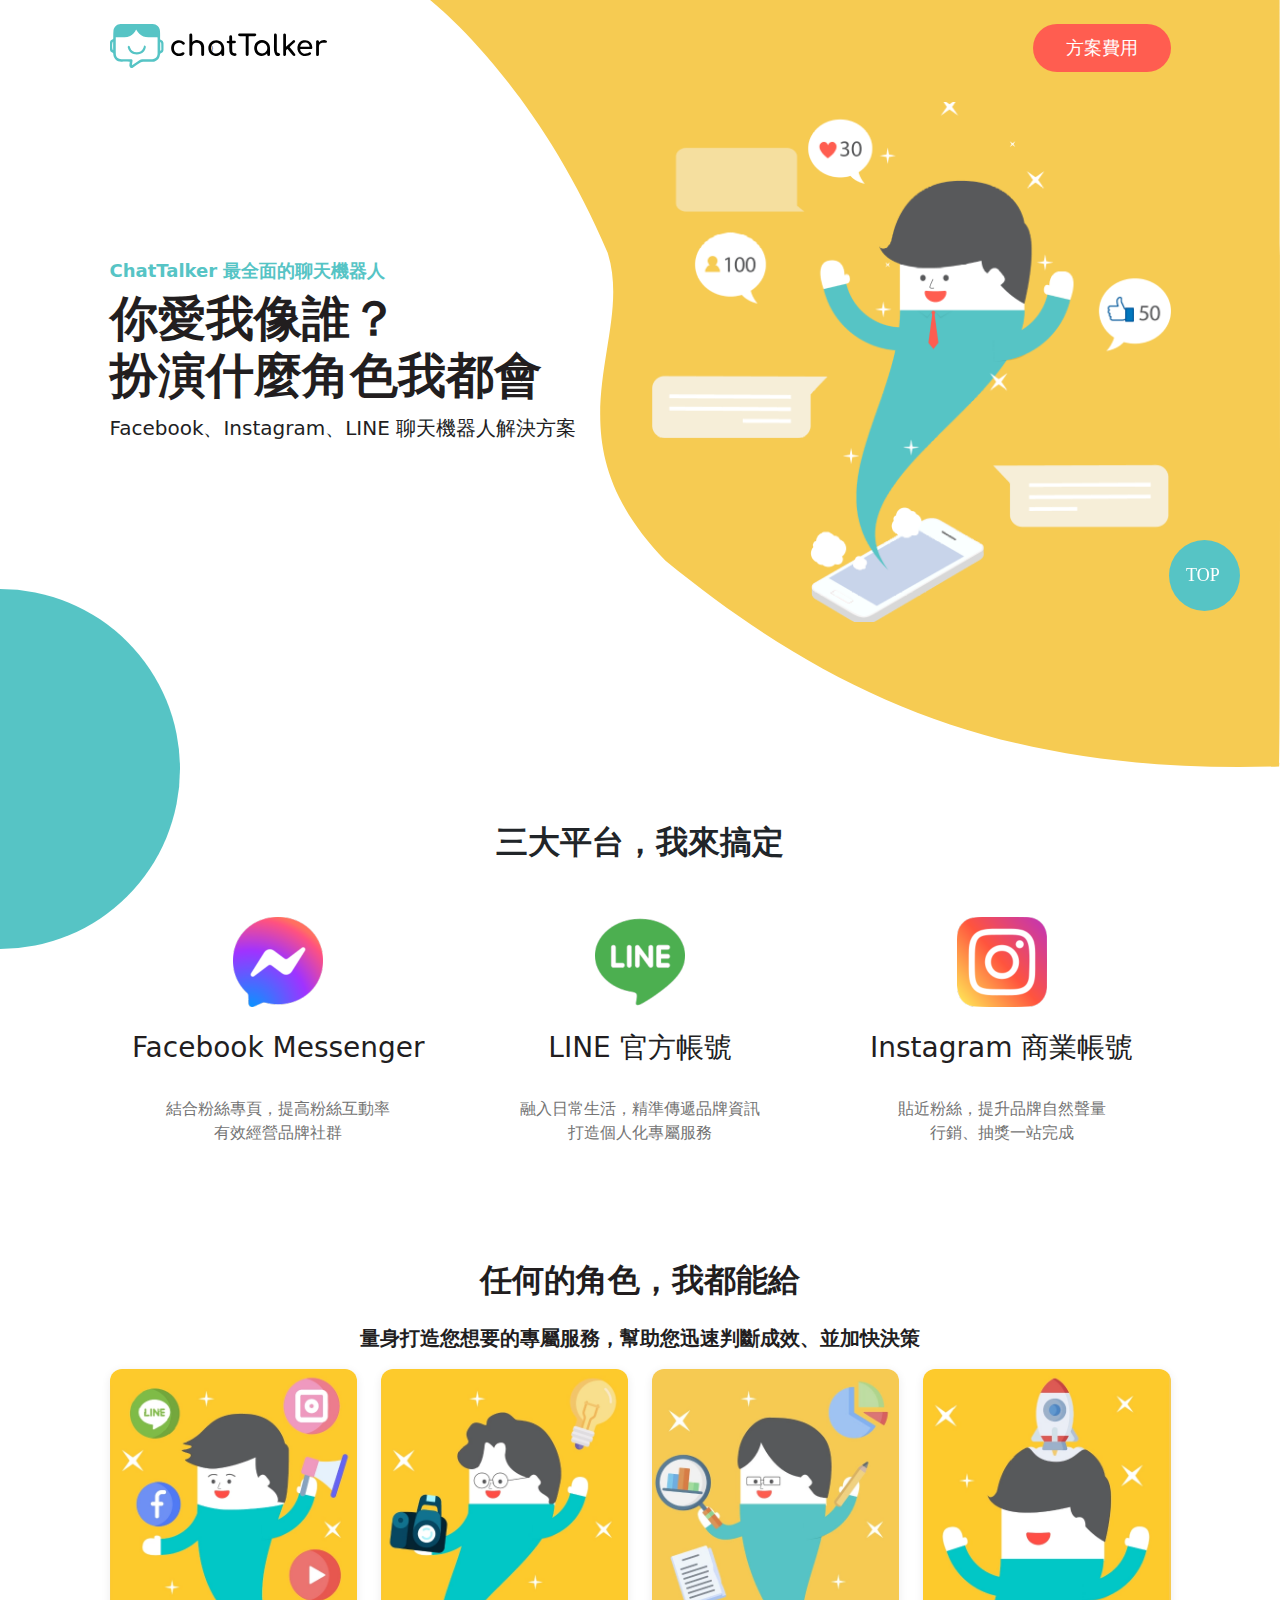
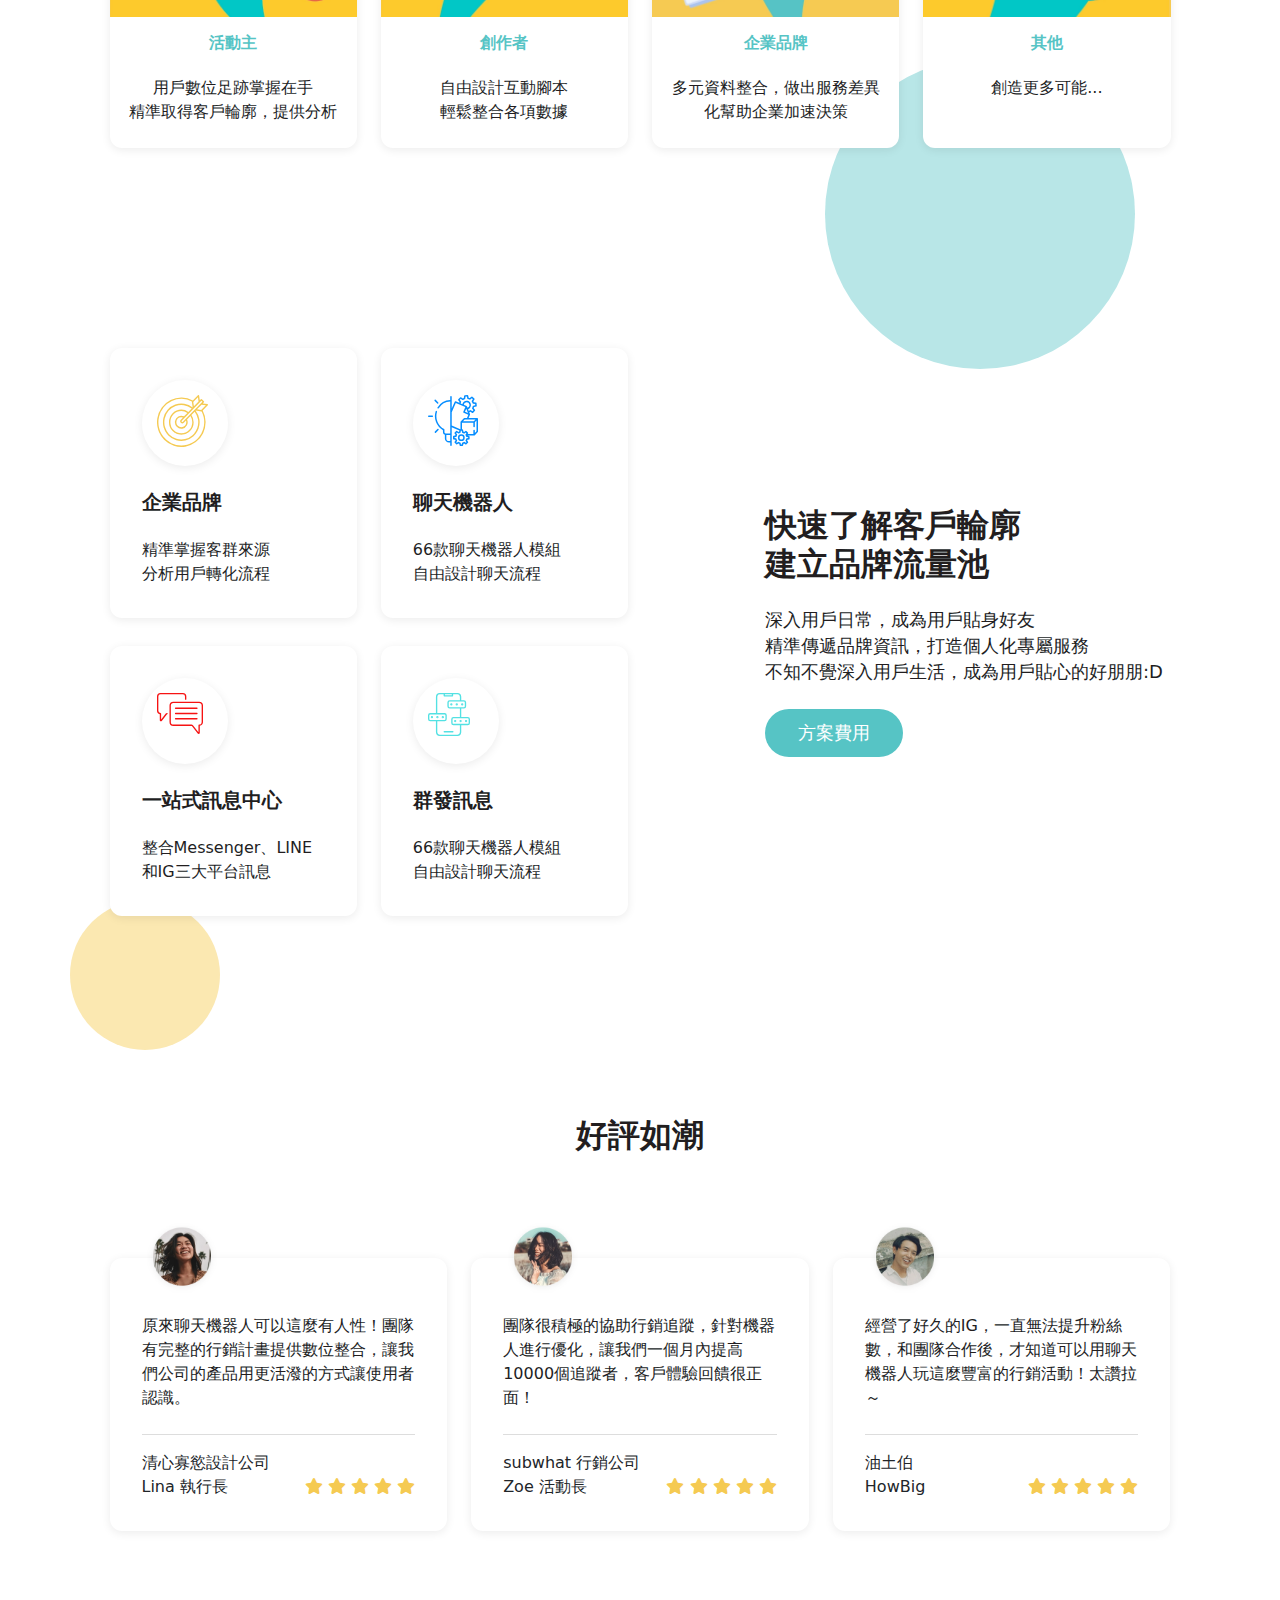
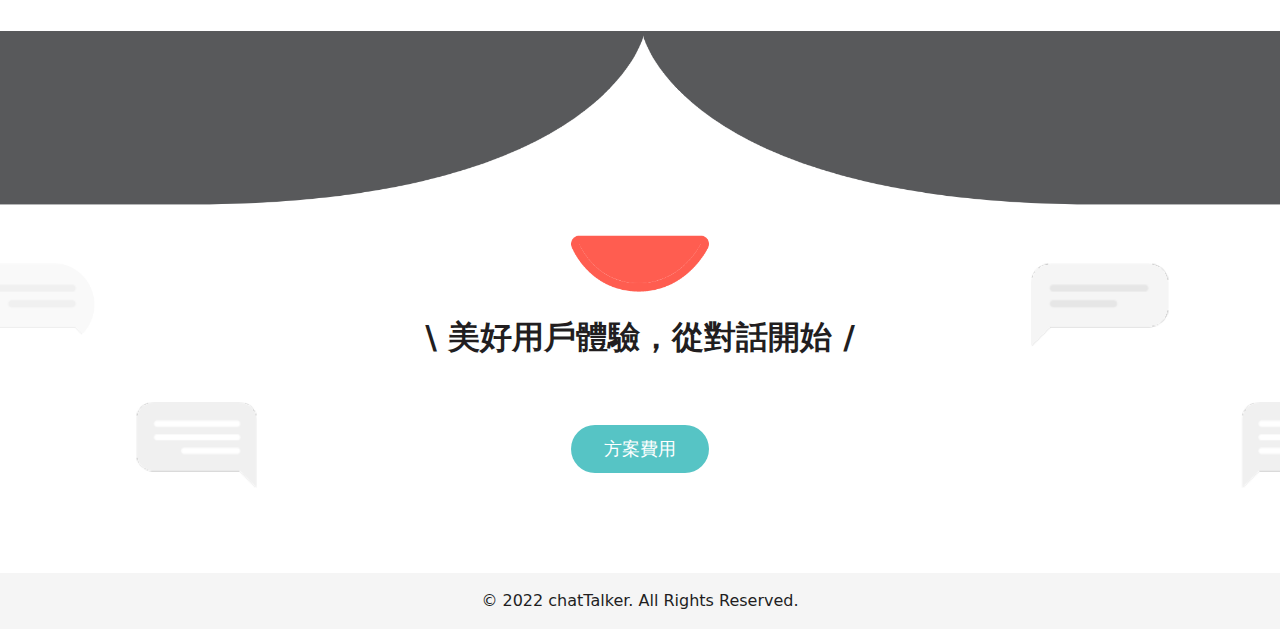
<file: index.html>
<html lang="zh-Hant-TW">

<head>
  <meta charset="UTF-8">
  <meta http-equiv="X-UA-Compatible" content="IE=edge">
  <meta name="viewport" content="width=device-width, initial-scale=1.0">
  <title>ChatTalker 最全面的聊天機器人</title>
  <link rel="stylesheet" href="https://cdnjs.cloudflare.com/ajax/libs/font-awesome/6.1.1/css/all.min.css">
  <link rel="stylesheet" href="https://unpkg.com/swiper@8/swiper-bundle.min.css" />
  <link rel="stylesheet" href="./css/all.css">
</head>

<body id="index">
  <img class="top" src="./images/top.svg" alt="top">
  <div class="wrapper">
    <header class="container d-flex">
      <h1>
        <a href="./index.html">
          <img src="./images/logo.svg" alt="ChatTalker">
        </a>
      </h1>
      <a href="./program.html" class="btn btn-red">方案費用</a>
    </header>
    <main class="container">
      <div class="row">
        <div class="col-lg-6 title_text">
          <h3>ChatTalker 最全面的聊天機器人</h3>
          <h2>你愛我像誰？<br>扮演什麼角色我都會</h2>
          <p>Facebook、Instagram、LINE 聊天機器人解決方案</p>
        </div>
        <div class="col-lg-6">
          <img src="./images/home@2x.png" alt="">
        </div>
      </div>
    </main>
    <section class="contact container">
      <h2 class="text-center fw-bold">三大平台，我來搞定</h2>
      <ul class="row">
        <li class="col-lg-4 col-md-6 col-sm-12">
          <img class="mx-auto d-block" src="./images/messenger@2x.png" alt="">
          <h3>Facebook Messenger</h3>
          <p>結合粉絲專頁，提高粉絲互動率<br>有效經營品牌社群</p>
        </li>
        <li class="col-lg-4 col-md-6 col-sm-12">
          <img class="mx-auto d-block" src="./images/line@2x.png" alt="">
          <h3>LINE 官方帳號</h3>
          <p>融入日常生活，精準傳遞品牌資訊<br>打造個人化專屬服務</p>
        </li>
        <li class="col-lg-4 col-md-6 col-sm-12">
          <img class="mx-auto d-block" src="./images/instagram@2x.png" alt="">
          <h3>Instagram 商業帳號</h3>
          <p>貼近粉絲，提升品牌自然聲量<br>行銷、抽獎一站完成</p>
        </li>
      </ul>
    </section>
    <section class="role container text-center">
      <div class="hero">
        <h2 class="role_title">任何的角色，我都能給</h2>
        <p class="role_para">量身打造您想要的專屬服務，幫助您迅速判斷成效、並加快決策</p>
        <div class="row">
          <div class="col-lg-3 col-md-6 col-sm-12">
            <div class="card">
              <img src="./images/role01.png" alt="">
              <div class="card-body">
                <h5 class="card-title">活動主</h5>
                <p class="card-text">用戶數位足跡掌握在手<br>精準取得客戶輪廓，提供分析</p>
              </div>
            </div>
          </div>
          <div class="col-lg-3 col-md-6 col-sm-12">
            <div class="card">
              <img src="./images/role02.png" alt="">
              <div class="card-body">
                <h5 class="card-title">創作者</h5>
                <p class="card-text">自由設計互動腳本<br>輕鬆整合各項數據</p>
              </div>
            </div>
          </div>
          <div class="col-lg-3 col-md-6 col-sm-12">
            <div class="card">
              <img src="./images/role03.png" alt="">
              <div class="card-body">
                <h5 class="card-title">企業品牌</h5>
                <p class="card-text">多元資料整合，做出服務差異化幫助企業加速決策</p>
              </div>
            </div>
          </div>
          <div class="col-lg-3 col-md-6 col-sm-12">
            <div class="card ">
              <img src="./images/role04.png" alt="">
              <div class="card-body">
                <h5 class="card-title">其他</h5>
                <p class="card-text pb-4">創造更多可能...</p>
              </div>
            </div>
          </div>
        </div>
      </div>
    </section>
    <section class="service container">
      <div class="row hero">
        <div class="col-lg-6 col-md-12">
          <ul class="service-item row">
            <li class="col-lg-6 col-md-6 col-sm-12 order-lg-1 order-md-4">
              <div class="card">
                <div class="round">
                  <img src="./images/service01.svg" alt="">
                </div>
                <div class="card-body p-0">
                  <h5 class="card-title">企業品牌</h5>
                  <p class="card-text">精準掌握客群來源<br>分析用戶轉化流程</p>
                </div>
              </div>
            </li>
            <li class="col-lg-6 col-md-6 col-sm-12 order-lg-2 order-md-2">
              <div class="card">
                <div class="round">
                  <img src="./images/service02.svg" alt="">
                </div>
                <div class="card-body p-0">
                  <h5 class="card-title">聊天機器人</h5>
                  <p class="card-text">66款聊天機器人模組<br>自由設計聊天流程</p>
                </div>
              </div>
            </li>
            <li class="col-lg-6 col-md-6 col-sm-12 order-lg-3 order-md-3">
              <div class="card">
                <div class="round">
                  <img src="./images/service03.svg" alt="">
                </div>
                <div class="card-body p-0">
                  <h5 class="card-title">一站式訊息中心</h5>
                  <p class="card-text">整合Messenger、LINE和IG三大平台訊息</p>
                </div>
              </div>
            </li>
            <li class="col-lg-6 col-md-6 col-sm-12 order-lg-4 order-md-1">
              <div class="card">
                <div class="round">
                  <img src="./images/service04.svg" alt="">
                </div>
                <div class="card-body p-0">
                  <h5 class="card-title">群發訊息</h5>
                  <p class="card-text">66款聊天機器人模組<br>自由設計聊天流程</p>
                </div>
              </div>
            </li>
          </ul>
        </div>
        <div class="col-lg-6 col-md-12 service-title">
          <h2>快速了解客戶輪廓<br>建立品牌流量池</h2>
          <P>
            深入用戶日常，成為用戶貼身好友<br>
            精準傳遞品牌資訊，打造個人化專屬服務<br>
            不知不覺深入用戶生活，成為用戶貼心的好朋朋:D
          </P>
          <a href="./program.html" class="btn btn-theme">方案費用</a>
        </div>
      </div>
    </section>
    <section class="evaluation container hero">
      <h2 class="text-center">好評如潮</h2>
      <div class="row">
        <div class="col-lg-4 col-md-6 col-sm-12">
          <div class="card">
            <img src="./images/review01@2x.png" alt="">
            <div class="card-body">
              <p>原來聊天機器人可以這麼有人性！團隊有完整的行銷計畫提供數位整合，讓我們公司的產品用更活潑的方式讓使用者認識。</p>
              <span>清心寡慾設計公司</span>
              <ul class="evaluation-str">
                <li>Lina 執行長</li>
                <li>
                  <i class="fa-solid fa-star"></i>
                  <i class="fa-solid fa-star"></i>
                  <i class="fa-solid fa-star"></i>
                  <i class="fa-solid fa-star"></i>
                  <i class="fa-solid fa-star"></i>
                </li>
              </ul>
            </div>
          </div>
        </div>
        <div class="col-lg-4 col-md-6 col-sm-12">
          <div class="card">
            <img src="./images/review02@2x.png" alt="">
            <div class="card-body">
              <p>團隊很積極的協助行銷追蹤，針對機器人進行優化，讓我們一個月內提高10000個追蹤者，客戶體驗回饋很正面！</p>
              <span>subwhat 行銷公司</span>
              <ul class="evaluation-str">
                <li>Zoe 活動長</li>
                <li>
                  <i class="fa-solid fa-star"></i>
                  <i class="fa-solid fa-star"></i>
                  <i class="fa-solid fa-star"></i>
                  <i class="fa-solid fa-star"></i>
                  <i class="fa-solid fa-star"></i>
                </li>
              </ul>
            </div>
          </div>
        </div>
        <div class="col-lg-4 col-md-6 col-sm-12">
          <div class="card">
            <img src="./images/review03@2x.png" alt="">
            <div class="card-body">
              <p>經營了好久的IG，一直無法提升粉絲數，和團隊合作後，才知道可以用聊天機器人玩這麼豐富的行銷活動！太讚拉～</p>
              <span>油土伯</span>
              <ul class="evaluation-str">
                <li>HowBig</li>
                <li>
                  <i class="fa-solid fa-star"></i>
                  <i class="fa-solid fa-star"></i>
                  <i class="fa-solid fa-star"></i>
                  <i class="fa-solid fa-star"></i>
                  <i class="fa-solid fa-star"></i>
                </li>
              </ul>
            </div>
          </div>
        </div>
      </div>
      <!-- <div class="container">
        <div class="row">
          <div class="swiper" id="comment-swiper">
            <ul class="swiper-wrapper">
              <li class="swiper-slide list-unstyled card position-relative border-0 card-shadow">
                <div class="card-body pt-5 px-4">
                  <div
                    class="img-frame position-absolute shadow rounded-circle d-flex justify-content-center align-items-center overflow-hidden">
                    <img
                      src="https://github.com/hexschool/webLayoutTraining1st/blob/master/chatTalker_images/user01.jpg?raw=true"
                      class="w-100" alt="推薦人圖片">
                  </div>
                  <p class="mb-4">原來聊天機器人可以這麼有人性！團隊有完整的行銷計畫提供數位整合，讓我們公司的產品用更活潑的方式讓使用者認識。</p>
                  <div class="card-footer px-0 bg-transparent">
                    <p class="mb-1 fw-bold">清心寡慾設計公司</p>
                    <div class="d-flex justify-content-between">
                      <p class="mb-0">Lina 執行長</p>
                      <ul class="list-unstyled d-flex lh-1">
                        <li class="px-1">
                          <img
                            src="https://raw.githubusercontent.com/hexschool/webLayoutTraining1st/f70f00178a7f0baa31e9c01634303d8562cfe93a/chatTalker_images/icon_star.svg"
                            alt="評價星星">
                        </li>
                        <li class="px-1">
                          <img
                            src="https://raw.githubusercontent.com/hexschool/webLayoutTraining1st/f70f00178a7f0baa31e9c01634303d8562cfe93a/chatTalker_images/icon_star.svg"
                            alt="評價星星">
                        </li>
                        <li class="px-1">
                          <img
                            src="https://raw.githubusercontent.com/hexschool/webLayoutTraining1st/f70f00178a7f0baa31e9c01634303d8562cfe93a/chatTalker_images/icon_star.svg"
                            alt="評價星星">
                        </li>
                        <li class="px-1">
                          <img
                            src="https://raw.githubusercontent.com/hexschool/webLayoutTraining1st/f70f00178a7f0baa31e9c01634303d8562cfe93a/chatTalker_images/icon_star.svg"
                            alt="評價星星">
                        </li>
                        <li class="px-1">
                          <img
                            src="https://raw.githubusercontent.com/hexschool/webLayoutTraining1st/f70f00178a7f0baa31e9c01634303d8562cfe93a/chatTalker_images/icon_star.svg"
                            alt="評價星星">
                        </li>
                      </ul>
                    </div>
                  </div>
                </div>
              </li>
              <li class="swiper-slide list-unstyled card position-relative border-0 card-shadow">
                <div class="card-body pt-5 px-4">
                  <div
                    class="img-frame position-absolute shadow rounded-circle d-flex justify-content-center align-items-center overflow-hidden">
                    <img
                      src="https://github.com/hexschool/webLayoutTraining1st/blob/master/chatTalker_images/user02.jpg?raw=true"
                      class="w-100" alt="推薦人圖片">
                  </div>
                  <p class="mb-4">團隊很積極的協助行銷追蹤，針對機器人進行優化，讓我們一個月內提高10000個追蹤者，客戶體驗回饋很正面！</p>
                  <div class="card-footer px-0 bg-transparent">
                    <p class="mb-1 fw-bold">subwhat 行銷公司</p>
                    <div class="d-flex justify-content-between">
                      <p class="mb-0">Zoe 活動長</p>
                      <ul class="list-unstyled d-flex lh-1">
                        <li class="px-1">
                          <img
                            src="https://raw.githubusercontent.com/hexschool/webLayoutTraining1st/f70f00178a7f0baa31e9c01634303d8562cfe93a/chatTalker_images/icon_star.svg"
                            alt="評價星星">
                        </li>
                        <li class="px-1">
                          <img
                            src="https://raw.githubusercontent.com/hexschool/webLayoutTraining1st/f70f00178a7f0baa31e9c01634303d8562cfe93a/chatTalker_images/icon_star.svg"
                            alt="評價星星">
                        </li>
                        <li class="px-1">
                          <img
                            src="https://raw.githubusercontent.com/hexschool/webLayoutTraining1st/f70f00178a7f0baa31e9c01634303d8562cfe93a/chatTalker_images/icon_star.svg"
                            alt="評價星星">
                        </li>
                        <li class="px-1">
                          <img
                            src="https://raw.githubusercontent.com/hexschool/webLayoutTraining1st/f70f00178a7f0baa31e9c01634303d8562cfe93a/chatTalker_images/icon_star.svg"
                            alt="評價星星">
                        </li>
                        <li class="px-1">
                          <img
                            src="https://raw.githubusercontent.com/hexschool/webLayoutTraining1st/f70f00178a7f0baa31e9c01634303d8562cfe93a/chatTalker_images/icon_star.svg"
                            alt="評價星星">
                        </li>
                      </ul>
                    </div>
                  </div>
                </div>
              </li>
              <li class="swiper-slide list-unstyled card position-relative border-0 card-shadow">
                <div class="card-body pt-5 px-4">
                  <div
                    class="img-frame position-absolute shadow rounded-circle d-flex justify-content-center align-items-center overflow-hidden">
                    <img
                      src="https://github.com/hexschool/webLayoutTraining1st/blob/master/chatTalker_images/user03.jpg?raw=true"
                      class="w-100" alt="推薦人圖片">
                  </div>
                  <p class="mb-4">經營了好久的IG，一直無法提升粉絲數，和團隊合作後，才知道可以用聊天機器人玩這麼豐富的行銷活動！太讚拉～</p>
                  <div class="card-footer px-0 bg-transparent">
                    <p class="mb-1 fw-bold">油土伯</p>
                    <div class="d-flex justify-content-between">
                      <p class="mb-0">HowBig</p>
                      <ul class="list-unstyled d-flex lh-1">
                        <li class="px-1">
                          <img
                            src="https://raw.githubusercontent.com/hexschool/webLayoutTraining1st/f70f00178a7f0baa31e9c01634303d8562cfe93a/chatTalker_images/icon_star.svg"
                            alt="評價星星">
                        </li>
                        <li class="px-1">
                          <img
                            src="https://raw.githubusercontent.com/hexschool/webLayoutTraining1st/f70f00178a7f0baa31e9c01634303d8562cfe93a/chatTalker_images/icon_star.svg"
                            alt="評價星星">
                        </li>
                        <li class="px-1">
                          <img
                            src="https://raw.githubusercontent.com/hexschool/webLayoutTraining1st/f70f00178a7f0baa31e9c01634303d8562cfe93a/chatTalker_images/icon_star.svg"
                            alt="評價星星">
                        </li>
                        <li class="px-1">
                          <img
                            src="https://raw.githubusercontent.com/hexschool/webLayoutTraining1st/f70f00178a7f0baa31e9c01634303d8562cfe93a/chatTalker_images/icon_star.svg"
                            alt="評價星星">
                        </li>
                        <li class="px-1">
                          <img
                            src="https://raw.githubusercontent.com/hexschool/webLayoutTraining1st/f70f00178a7f0baa31e9c01634303d8562cfe93a/chatTalker_images/icon_star.svg"
                            alt="評價星星">
                        </li>
                      </ul>
                    </div>
                  </div>
                </div>
              </li>
              <li class="swiper-slide list-unstyled card position-relative border-0 card-shadow">
                <div class="card-body pt-5 px-4">
                  <div
                    class="img-frame position-absolute shadow rounded-circle d-flex justify-content-center align-items-center overflow-hidden">
                    <img
                      src="https://github.com/hexschool/webLayoutTraining1st/blob/master/chatTalker_images/user03.jpg?raw=true"
                      class="w-100" alt="推薦人圖片">
                  </div>
                  <p class="mb-4">經營了好久的IG，一直無法提升粉絲數，和團隊合作後，才知道可以用聊天機器人玩這麼豐富的行銷活動！太讚拉～</p>
                  <div class="card-footer px-0 bg-transparent">
                    <p class="mb-1 fw-bold">油土伯</p>
                    <div class="d-flex justify-content-between">
                      <p class="mb-0">HowBig</p>
                      <ul class="list-unstyled d-flex lh-1">
                        <li class="px-1">
                          <img
                            src="https://raw.githubusercontent.com/hexschool/webLayoutTraining1st/f70f00178a7f0baa31e9c01634303d8562cfe93a/chatTalker_images/icon_star.svg"
                            alt="評價星星">
                        </li>
                        <li class="px-1">
                          <img
                            src="https://raw.githubusercontent.com/hexschool/webLayoutTraining1st/f70f00178a7f0baa31e9c01634303d8562cfe93a/chatTalker_images/icon_star.svg"
                            alt="評價星星">
                        </li>
                        <li class="px-1">
                          <img
                            src="https://raw.githubusercontent.com/hexschool/webLayoutTraining1st/f70f00178a7f0baa31e9c01634303d8562cfe93a/chatTalker_images/icon_star.svg"
                            alt="評價星星">
                        </li>
                        <li class="px-1">
                          <img
                            src="https://raw.githubusercontent.com/hexschool/webLayoutTraining1st/f70f00178a7f0baa31e9c01634303d8562cfe93a/chatTalker_images/icon_star.svg"
                            alt="評價星星">
                        </li>
                        <li class="px-1">
                          <img
                            src="https://raw.githubusercontent.com/hexschool/webLayoutTraining1st/f70f00178a7f0baa31e9c01634303d8562cfe93a/chatTalker_images/icon_star.svg"
                            alt="評價星星">
                        </li>
                      </ul>
                    </div>
                  </div>
                </div>
              </li>
            </ul>
            <div class="swiper-pagination"></div>
          </div>
        </div>
      </div> -->
    </section>
    <footer>
      <div class="container text-center">
        <p>\ 美好用戶體驗，從對話開始 /</p>
        <a href="./program.html" class="btn btn-theme" alt="方案費用">方案費用</a>
      </div>
      <div class="copyright">© 2022 chatTalker. All Rights Reserved.</div>
    </footer>
  </div>

</body>
<script src="https://cdnjs.cloudflare.com/ajax/libs/jquery/3.6.0/jquery.min.js"></script>
<script src="https://unpkg.com/swiper@8/swiper-bundle.min.js"></script>
<script src="./js/all.js"></script>

</html>
</file>
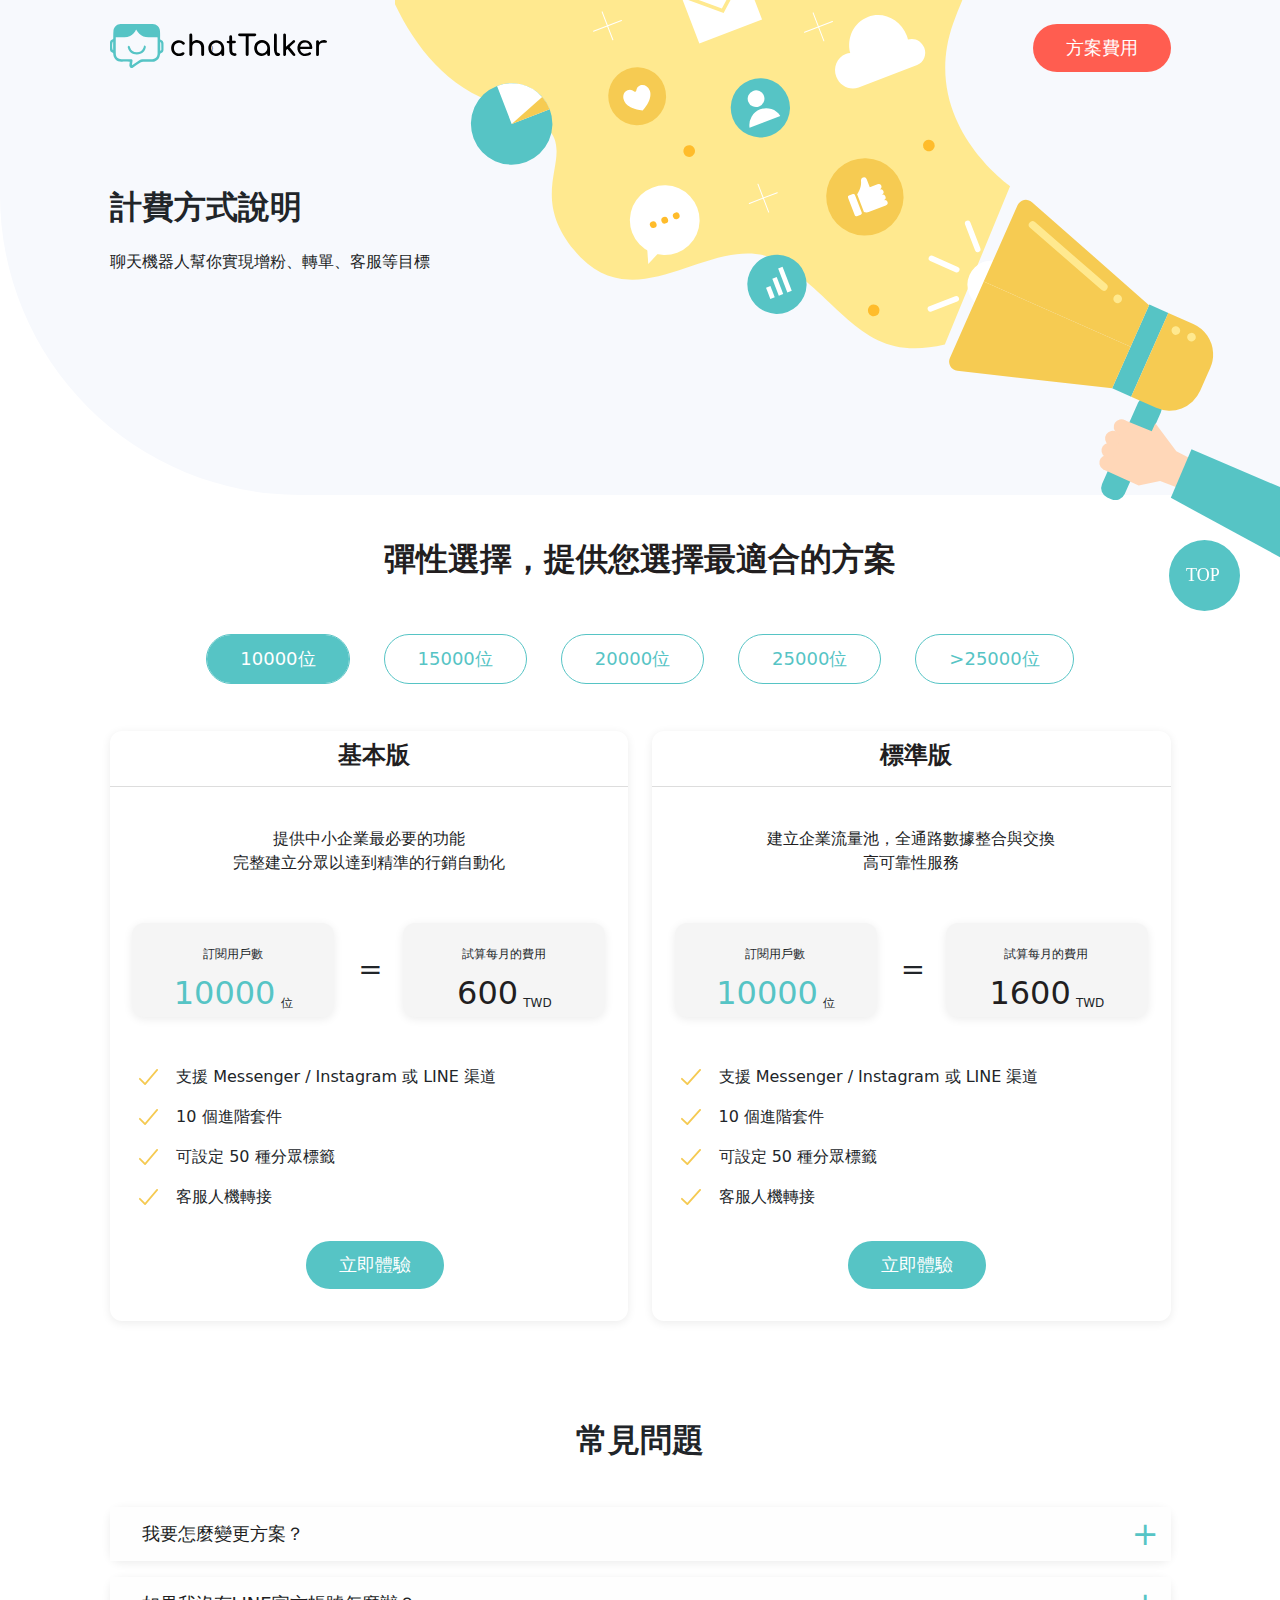
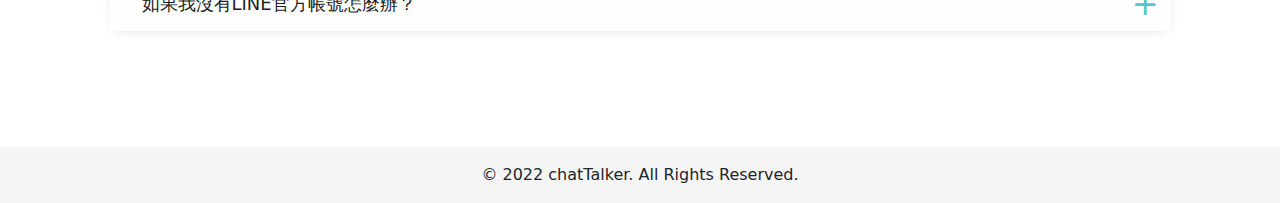
<file: program.html>
<html lang="zh-Hant-TW">

<head>
    <meta charset="UTF-8">
    <meta http-equiv="X-UA-Compatible" content="IE=edge">
    <meta name="viewport" content="width=device-width, initial-scale=1.0">
    <title>ChatTalker 最全面的聊天機器人</title>
    <link rel="stylesheet" href="./css/all.css">
</head>

<body id="program">
    <img class="top" src="./images/top.svg" alt="top">
    <div class="wrapper">
        <header class="container d-flex">
            <h1>
                <a href="index.html">
                    <img src="./images/logo.svg" alt="ChatTalker">
                </a>
            </h1>
            <a href="./program.html" class="btn btn-red">方案費用</a>
        </header>
        <main class="pricing">
            <div class="container">
                <div class="row">
                    <div class="col-12">
                        <h2 class="fw-bold">計費方式說明</h2>
                        <p>聊天機器人幫你實現增粉、轉單、客服等目標</p>
                    </div>
                </div>
            </div>
        </main>
        <section class="choose container">
            <div class="col-12">
                <h2 class="text-center fw-bold">彈性選擇，提供您選擇最適合的方案</h2>
            </div>
            <ul class="btn-group">
                <li><button class="btn btn-price active" index="0">10000位</button></li>
                <li><button class="btn btn-price" index="1">15000位</button></li>
                <li><button class="btn btn-price" index="2">20000位</button></li>
                <li><button class="btn btn-price" index="3">25000位</button></li>
                <li><button class="btn btn-price" index="4">>25000位</button></li>
            </ul>
            <div class="row">
                <div class="col-lg-6 col-md-12">
                    <div class="card">
                        <div class="card-body">
                            <h4 class="card-title text-center fw-bold">基本版</h4>
                            <p class="card-para">提供中小企業最必要的功能<br>完整建立分眾以達到精準的行銷自動化</p>
                            <div class="row">
                                <div class="col-5">
                                    <div class="card bg-grey">
                                        <h5 class="text-center">訂閱用戶數</h5>
                                        <div class="d-inline">
                                            <p class="text-subtitle-pri">10000</p>
                                            <sub>位</sub>
                                        </div>
                                    </div>
                                </div>
                                <div class="col-1 my-auto to">
                                    =
                                </div>
                                <div class="col-5">
                                    <div class="card bg-grey">
                                        <h5 class="text-center">試算每月的費用</h5>
                                        <div class="d-inline base">
                                            <p class="text-subtitle-blc base-price">600</p>
                                            <sub>TWD</sub>
                                        </div>
                                    </div>
                                </div>
                            </div>
                            <ul class="menu-list">
                                <li>
                                    <img src="./images/checkmark-outline.svg" alt="">
                                    支援 Messenger / Instagram 或 LINE 渠道
                                </li>
                                <li>
                                    <img src="./images/checkmark-outline.svg" alt="">
                                    10 個進階套件
                                </li>
                                <li>
                                    <img src="./images/checkmark-outline.svg" alt="">
                                    可設定 50 種分眾標籤
                                </li>
                                <li>
                                    <img src="./images/checkmark-outline.svg" alt="">
                                    客服人機轉接
                                </li>
                            </ul>
                            <a href="#" class="btn btn-theme">立即體驗</a>
                        </div>
                    </div>
                </div>
                <div class="col-lg-6 col-md-12">
                    <div class="card">
                        <div class="card-body">
                            <h4 class="card-title text-center fw-bold">標準版</h4>
                            <p class="card-para">建立企業流量池，全通路數據整合與交換<br>高可靠性服務</p>
                            <div class="row">
                                <div class="col-5">
                                    <div class="card bg-grey">
                                        <h5 class="text-center">訂閱用戶數</h5>
                                        <div class="d-inline">
                                            <p class="text-subtitle-pri">10000</p>
                                            <sub>位</sub>
                                        </div>
                                    </div>
                                </div>
                                <div class="col-1 my-auto to">
                                    =
                                </div>
                                <div class="col-5">
                                    <div class="card bg-grey">
                                        <h5 class="text-center">試算每月的費用</h5>
                                        <div class="d-inline pro">
                                            <p class="text-subtitle-blc pro-price">1600</p>
                                            <sub>TWD</sub>
                                        </div>
                                    </div>
                                </div>
                            </div>
                            <ul class="menu-list">
                                <li>
                                    <img src="./images/checkmark-outline.svg" alt="">
                                    支援 Messenger / Instagram 或 LINE 渠道
                                </li>
                                <li>
                                    <img src="./images/checkmark-outline.svg" alt="">
                                    10 個進階套件
                                </li>
                                <li>
                                    <img src="./images/checkmark-outline.svg" alt="">
                                    可設定 50 種分眾標籤
                                </li>
                                <li>
                                    <img src="./images/checkmark-outline.svg" alt="">
                                    客服人機轉接
                                </li>
                            </ul>
                            <a href="#" class="btn btn-theme">立即體驗</a>
                        </div>
                    </div>
                </div>
            </div>
        </section>
        <section class="common hero container">
            <div class="col-12">
                <h2 class="text-center fw-bold common-title" style="margin-bottom: 48px;">常見問題</h2>
            </div>
            <div class="collapse-container">
                <div class="collapse-box">
                    <h4 class="collapse-title"><i></i>我要怎麼變更方案？</h4>
                    <div class="collapse-content">
                        <p>當然哦！我們錢都收了，不會拋棄你的！<br>請您直接來我們公司，我們假日也都在辦公室。</p>
                    </div>
                </div>

                <div class="collapse-box">
                    <h4 class="collapse-title"><i></i>如果我沒有LINE官方帳號怎麼辦？</h4>
                    <div class="collapse-content">
                        <p>當然哦！我們錢都收了，不會拋棄你的！<br>請您直接來我們公司，我們假日也都在辦公室。</p>
                    </div>
                </div>
            </div>
        </section>
        <footer>
            <div class="copyright">© 2022 chatTalker. All Rights Reserved.</div>
        </footer>

    </div>
</body>
<script src="https://cdnjs.cloudflare.com/ajax/libs/jquery/3.6.0/jquery.min.js"></script>
<script src="./js/all.js"></script>

</html>
</file>
<file: css/all.css>
@charset "UTF-8";
/* http://meyerweb.com/eric/tools/css/reset/ 
   v2.0 | 20110126
   License: none (public domain)
*/
html, body, div, span, applet, object, iframe,
h1, h2, h3, h4, h5, h6, p, blockquote, pre,
a, abbr, acronym, address, big, cite, code,
del, dfn, em, img, ins, kbd, q, s, samp,
small, strike, strong, sup, tt, var,
b, u, i, center,
dl, dt, dd, ol, ul, li,
fieldset, form, label, legend,
table, caption, tbody, tfoot, thead, tr, th, td,
article, aside, canvas, details, embed,
figure, figcaption, footer, header, hgroup,
menu, nav, output, ruby, section, summary,
time, mark, audio, video {
  margin: 0;
  padding: 0;
  border: 0;
  font-size: 100%;
  font: inherit;
  vertical-align: baseline;
}

/* HTML5 display-role reset for older browsers */
article, aside, details, figcaption, figure,
footer, header, hgroup, menu, nav, section {
  display: block;
}

body {
  line-height: 1;
}

ol, ul {
  list-style: none;
}

blockquote, q {
  quotes: none;
}

blockquote:before, blockquote:after,
q:before, q:after {
  content: "";
  content: none;
}

table {
  border-collapse: collapse;
  border-spacing: 0;
}

/*!
 * Bootstrap v5.2.0-beta1 (https://getbootstrap.com/)
 * Copyright 2011-2022 The Bootstrap Authors
 * Copyright 2011-2022 Twitter, Inc.
 * Licensed under MIT (https://github.com/twbs/bootstrap/blob/main/LICENSE)
 */
:root {
  --bs-blue: #0d6efd;
  --bs-indigo: #6610f2;
  --bs-purple: #6f42c1;
  --bs-pink: #d63384;
  --bs-red: #dc3545;
  --bs-orange: #fd7e14;
  --bs-yellow: #ffc107;
  --bs-green: #198754;
  --bs-teal: #20c997;
  --bs-cyan: #0dcaf0;
  --bs-black: #000;
  --bs-white: #fff;
  --bs-gray: #6c757d;
  --bs-gray-dark: #343a40;
  --bs-gray-100: #f8f9fa;
  --bs-gray-200: #e9ecef;
  --bs-gray-300: #dee2e6;
  --bs-gray-400: #ced4da;
  --bs-gray-500: #adb5bd;
  --bs-gray-600: #6c757d;
  --bs-gray-700: #495057;
  --bs-gray-800: #343a40;
  --bs-gray-900: #212529;
  --bs-primary: #0d6efd;
  --bs-secondary: #6c757d;
  --bs-success: #198754;
  --bs-info: #0dcaf0;
  --bs-warning: #ffc107;
  --bs-danger: #dc3545;
  --bs-light: #f8f9fa;
  --bs-dark: #212529;
  --bs-primary-rgb: 13, 110, 253;
  --bs-secondary-rgb: 108, 117, 125;
  --bs-success-rgb: 25, 135, 84;
  --bs-info-rgb: 13, 202, 240;
  --bs-warning-rgb: 255, 193, 7;
  --bs-danger-rgb: 220, 53, 69;
  --bs-light-rgb: 248, 249, 250;
  --bs-dark-rgb: 33, 37, 41;
  --bs-white-rgb: 255, 255, 255;
  --bs-black-rgb: 0, 0, 0;
  --bs-body-color-rgb: 33, 37, 41;
  --bs-body-bg-rgb: 255, 255, 255;
  --bs-font-sans-serif: system-ui, -apple-system, "Segoe UI", Roboto, "Helvetica Neue", "Noto Sans", "Liberation Sans", Arial, sans-serif, "Apple Color Emoji", "Segoe UI Emoji", "Segoe UI Symbol", "Noto Color Emoji";
  --bs-font-monospace: SFMono-Regular, Menlo, Monaco, Consolas, "Liberation Mono", "Courier New", monospace;
  --bs-gradient: linear-gradient(180deg, rgba(255, 255, 255, 0.15), rgba(255, 255, 255, 0));
  --bs-body-font-family: var(--bs-font-sans-serif);
  --bs-body-font-size: 1rem;
  --bs-body-font-weight: 400;
  --bs-body-line-height: 1.5;
  --bs-body-color: #212529;
  --bs-body-bg: #fff;
  --bs-border-width: 1px;
  --bs-border-style: solid;
  --bs-border-color: #dee2e6;
  --bs-border-color-translucent: rgba(0, 0, 0, 0.175);
  --bs-border-radius: 0.375rem;
  --bs-border-radius-sm: 0.25rem;
  --bs-border-radius-lg: 0.5rem;
  --bs-border-radius-xl: 1rem;
  --bs-border-radius-2xl: 2rem;
  --bs-border-radius-pill: 50rem;
  --bs-heading-color: ;
  --bs-link-color: #0d6efd;
  --bs-link-hover-color: #0a58ca;
  --bs-code-color: #d63384;
  --bs-highlight-bg: #fff3cd;
}

*,
*::before,
*::after {
  -webkit-box-sizing: border-box;
          box-sizing: border-box;
}

@media (prefers-reduced-motion: no-preference) {
  :root {
    scroll-behavior: smooth;
  }
}
body {
  margin: 0;
  font-family: var(--bs-body-font-family);
  font-size: var(--bs-body-font-size);
  font-weight: var(--bs-body-font-weight);
  line-height: var(--bs-body-line-height);
  color: var(--bs-body-color);
  text-align: var(--bs-body-text-align);
  background-color: var(--bs-body-bg);
  -webkit-text-size-adjust: 100%;
  -webkit-tap-highlight-color: rgba(0, 0, 0, 0);
}

hr {
  margin: 1rem 0;
  color: inherit;
  border: 0;
  border-top: 1px solid;
  opacity: 0.25;
}

h6, .h6, h5, .h5, h4, .h4, h3, .h3, h2, .h2, h1, .h1 {
  margin-top: 0;
  margin-bottom: 0.5rem;
  font-weight: 500;
  line-height: 1.2;
  color: var(--bs-heading-color);
}

h1, .h1 {
  font-size: calc(1.375rem + 1.5vw);
}

@media (min-width: 1200px) {
  h1, .h1 {
    font-size: 2.5rem;
  }
}
h2, .h2 {
  font-size: calc(1.325rem + 0.9vw);
}

@media (min-width: 1200px) {
  h2, .h2 {
    font-size: 2rem;
  }
}
h3, .h3 {
  font-size: calc(1.3rem + 0.6vw);
}

@media (min-width: 1200px) {
  h3, .h3 {
    font-size: 1.75rem;
  }
}
h4, .h4 {
  font-size: calc(1.275rem + 0.3vw);
}

@media (min-width: 1200px) {
  h4, .h4 {
    font-size: 1.5rem;
  }
}
h5, .h5 {
  font-size: 1.25rem;
}

h6, .h6 {
  font-size: 1rem;
}

p {
  margin-top: 0;
  margin-bottom: 1rem;
}

abbr[title] {
  -webkit-text-decoration: underline dotted;
  text-decoration: underline dotted;
  cursor: help;
  -webkit-text-decoration-skip-ink: none;
  text-decoration-skip-ink: none;
}

address {
  margin-bottom: 1rem;
  font-style: normal;
  line-height: inherit;
}

ol,
ul {
  padding-left: 2rem;
}

ol,
ul,
dl {
  margin-top: 0;
  margin-bottom: 1rem;
}

ol ol,
ul ul,
ol ul,
ul ol {
  margin-bottom: 0;
}

dt {
  font-weight: 700;
}

dd {
  margin-bottom: 0.5rem;
  margin-left: 0;
}

blockquote {
  margin: 0 0 1rem;
}

b,
strong {
  font-weight: bolder;
}

small, .small {
  font-size: 0.875em;
}

mark, .mark {
  padding: 0.1875em;
  background-color: var(--bs-highlight-bg);
}

sub,
sup {
  position: relative;
  font-size: 0.75em;
  line-height: 0;
  vertical-align: baseline;
}

sub {
  bottom: -0.25em;
}

sup {
  top: -0.5em;
}

a {
  color: var(--bs-link-color);
  text-decoration: underline;
}

a:hover {
  color: var(--bs-link-hover-color);
}

a:not([href]):not([class]), a:not([href]):not([class]):hover {
  color: inherit;
  text-decoration: none;
}

pre,
code,
kbd,
samp {
  font-family: var(--bs-font-monospace);
  font-size: 1em;
}

pre {
  display: block;
  margin-top: 0;
  margin-bottom: 1rem;
  overflow: auto;
  font-size: 0.875em;
}

pre code {
  font-size: inherit;
  color: inherit;
  word-break: normal;
}

code {
  font-size: 0.875em;
  color: var(--bs-code-color);
  word-wrap: break-word;
}

a > code {
  color: inherit;
}

kbd {
  padding: 0.1875rem 0.375rem;
  font-size: 0.875em;
  color: var(--bs-body-bg);
  background-color: var(--bs-body-color);
  border-radius: 0.25rem;
}

kbd kbd {
  padding: 0;
  font-size: 1em;
}

figure {
  margin: 0 0 1rem;
}

img,
svg {
  vertical-align: middle;
}

table {
  caption-side: bottom;
  border-collapse: collapse;
}

caption {
  padding-top: 0.5rem;
  padding-bottom: 0.5rem;
  color: rgba(var(--bs-body-color-rgb), 0.75);
  text-align: left;
}

th {
  text-align: inherit;
  text-align: -webkit-match-parent;
}

thead,
tbody,
tfoot,
tr,
td,
th {
  border-color: inherit;
  border-style: solid;
  border-width: 0;
}

label {
  display: inline-block;
}

button {
  border-radius: 0;
}

button:focus:not(:focus-visible) {
  outline: 0;
}

input,
button,
select,
optgroup,
textarea {
  margin: 0;
  font-family: inherit;
  font-size: inherit;
  line-height: inherit;
}

button,
select {
  text-transform: none;
}

[role=button] {
  cursor: pointer;
}

select {
  word-wrap: normal;
}

select:disabled {
  opacity: 1;
}

[list]:not([type=date]):not([type=datetime-local]):not([type=month]):not([type=week]):not([type=time])::-webkit-calendar-picker-indicator {
  display: none !important;
}

button,
[type=button],
[type=reset],
[type=submit] {
  -webkit-appearance: button;
}

button:not(:disabled),
[type=button]:not(:disabled),
[type=reset]:not(:disabled),
[type=submit]:not(:disabled) {
  cursor: pointer;
}

::-moz-focus-inner {
  padding: 0;
  border-style: none;
}

textarea {
  resize: vertical;
}

fieldset {
  min-width: 0;
  padding: 0;
  margin: 0;
  border: 0;
}

legend {
  float: left;
  width: 100%;
  padding: 0;
  margin-bottom: 0.5rem;
  font-size: calc(1.275rem + 0.3vw);
  line-height: inherit;
}

@media (min-width: 1200px) {
  legend {
    font-size: 1.5rem;
  }
}
legend + * {
  clear: left;
}

::-webkit-datetime-edit-fields-wrapper,
::-webkit-datetime-edit-text,
::-webkit-datetime-edit-minute,
::-webkit-datetime-edit-hour-field,
::-webkit-datetime-edit-day-field,
::-webkit-datetime-edit-month-field,
::-webkit-datetime-edit-year-field {
  padding: 0;
}

::-webkit-inner-spin-button {
  height: auto;
}

[type=search] {
  outline-offset: -2px;
  -webkit-appearance: textfield;
}

/* rtl:raw:
[type="tel"],
[type="url"],
[type="email"],
[type="number"] {
  direction: ltr;
}
*/
::-webkit-search-decoration {
  -webkit-appearance: none;
}

::-webkit-color-swatch-wrapper {
  padding: 0;
}

::-webkit-file-upload-button {
  font: inherit;
  -webkit-appearance: button;
}

::file-selector-button {
  font: inherit;
  -webkit-appearance: button;
}

output {
  display: inline-block;
}

iframe {
  border: 0;
}

summary {
  display: list-item;
  cursor: pointer;
}

progress {
  vertical-align: baseline;
}

[hidden] {
  display: none !important;
}

.lead {
  font-size: 1.25rem;
  font-weight: 300;
}

.display-1 {
  font-size: calc(1.625rem + 4.5vw);
  font-weight: 300;
  line-height: 1.2;
}

@media (min-width: 1200px) {
  .display-1 {
    font-size: 5rem;
  }
}
.display-2 {
  font-size: calc(1.575rem + 3.9vw);
  font-weight: 300;
  line-height: 1.2;
}

@media (min-width: 1200px) {
  .display-2 {
    font-size: 4.5rem;
  }
}
.display-3 {
  font-size: calc(1.525rem + 3.3vw);
  font-weight: 300;
  line-height: 1.2;
}

@media (min-width: 1200px) {
  .display-3 {
    font-size: 4rem;
  }
}
.display-4 {
  font-size: calc(1.475rem + 2.7vw);
  font-weight: 300;
  line-height: 1.2;
}

@media (min-width: 1200px) {
  .display-4 {
    font-size: 3.5rem;
  }
}
.display-5 {
  font-size: calc(1.425rem + 2.1vw);
  font-weight: 300;
  line-height: 1.2;
}

@media (min-width: 1200px) {
  .display-5 {
    font-size: 3rem;
  }
}
.display-6 {
  font-size: calc(1.375rem + 1.5vw);
  font-weight: 300;
  line-height: 1.2;
}

@media (min-width: 1200px) {
  .display-6 {
    font-size: 2.5rem;
  }
}
.list-unstyled {
  padding-left: 0;
  list-style: none;
}

.list-inline {
  padding-left: 0;
  list-style: none;
}

.list-inline-item {
  display: inline-block;
}

.list-inline-item:not(:last-child) {
  margin-right: 0.5rem;
}

.initialism {
  font-size: 0.875em;
  text-transform: uppercase;
}

.blockquote {
  margin-bottom: 1rem;
  font-size: 1.25rem;
}

.blockquote > :last-child {
  margin-bottom: 0;
}

.blockquote-footer {
  margin-top: -1rem;
  margin-bottom: 1rem;
  font-size: 0.875em;
  color: #6c757d;
}

.blockquote-footer::before {
  content: "— ";
}

.img-fluid {
  max-width: 100%;
  height: auto;
}

.img-thumbnail {
  padding: 0.25rem;
  background-color: #fff;
  border: 1px solid var(--bs-border-color);
  border-radius: 0.375rem;
  max-width: 100%;
  height: auto;
}

.figure {
  display: inline-block;
}

.figure-img {
  margin-bottom: 0.5rem;
  line-height: 1;
}

.figure-caption {
  font-size: 0.875em;
  color: #6c757d;
}

.container,
.container-fluid,
.container-xxl,
.container-xl,
.container-lg,
.container-md,
.container-sm {
  --bs-gutter-x: 1.5rem;
  --bs-gutter-y: 0;
  width: 100%;
  padding-right: calc(var(--bs-gutter-x) * 0.5);
  padding-left: calc(var(--bs-gutter-x) * 0.5);
  margin-right: auto;
  margin-left: auto;
}

@media (min-width: 576px) {
  .container-sm, .container {
    max-width: 540px;
  }
}
@media (min-width: 768px) {
  .container-md, .container-sm, .container {
    max-width: 720px;
  }
}
@media (min-width: 992px) {
  .container-lg, .container-md, .container-sm, .container {
    max-width: 960px;
  }
}
@media (min-width: 1200px) {
  .container-xl, .container-lg, .container-md, .container-sm, .container {
    max-width: 1140px;
  }
}
@media (min-width: 1400px) {
  .container-xxl, .container-xl, .container-lg, .container-md, .container-sm, .container {
    max-width: 1320px;
  }
}
.row {
  --bs-gutter-x: 1.5rem;
  --bs-gutter-y: 0;
  display: -webkit-box;
  display: -ms-flexbox;
  display: flex;
  -ms-flex-wrap: wrap;
      flex-wrap: wrap;
  margin-top: calc(-1 * var(--bs-gutter-y));
  margin-right: calc(-0.5 * var(--bs-gutter-x));
  margin-left: calc(-0.5 * var(--bs-gutter-x));
}

.row > * {
  -ms-flex-negative: 0;
      flex-shrink: 0;
  width: 100%;
  max-width: 100%;
  padding-right: calc(var(--bs-gutter-x) * 0.5);
  padding-left: calc(var(--bs-gutter-x) * 0.5);
  margin-top: var(--bs-gutter-y);
}

.col {
  -webkit-box-flex: 1;
      -ms-flex: 1 0 0%;
          flex: 1 0 0%;
}

.row-cols-auto > * {
  -webkit-box-flex: 0;
      -ms-flex: 0 0 auto;
          flex: 0 0 auto;
  width: auto;
}

.row-cols-1 > * {
  -webkit-box-flex: 0;
      -ms-flex: 0 0 auto;
          flex: 0 0 auto;
  width: 100%;
}

.row-cols-2 > * {
  -webkit-box-flex: 0;
      -ms-flex: 0 0 auto;
          flex: 0 0 auto;
  width: 50%;
}

.row-cols-3 > * {
  -webkit-box-flex: 0;
      -ms-flex: 0 0 auto;
          flex: 0 0 auto;
  width: 33.3333333333%;
}

.row-cols-4 > * {
  -webkit-box-flex: 0;
      -ms-flex: 0 0 auto;
          flex: 0 0 auto;
  width: 25%;
}

.row-cols-5 > * {
  -webkit-box-flex: 0;
      -ms-flex: 0 0 auto;
          flex: 0 0 auto;
  width: 20%;
}

.row-cols-6 > * {
  -webkit-box-flex: 0;
      -ms-flex: 0 0 auto;
          flex: 0 0 auto;
  width: 16.6666666667%;
}

.col-auto {
  -webkit-box-flex: 0;
      -ms-flex: 0 0 auto;
          flex: 0 0 auto;
  width: auto;
}

.col-1 {
  -webkit-box-flex: 0;
      -ms-flex: 0 0 auto;
          flex: 0 0 auto;
  width: 8.33333333%;
}

.col-2 {
  -webkit-box-flex: 0;
      -ms-flex: 0 0 auto;
          flex: 0 0 auto;
  width: 16.66666667%;
}

.col-3 {
  -webkit-box-flex: 0;
      -ms-flex: 0 0 auto;
          flex: 0 0 auto;
  width: 25%;
}

.col-4 {
  -webkit-box-flex: 0;
      -ms-flex: 0 0 auto;
          flex: 0 0 auto;
  width: 33.33333333%;
}

.col-5 {
  -webkit-box-flex: 0;
      -ms-flex: 0 0 auto;
          flex: 0 0 auto;
  width: 41.66666667%;
}

.col-6 {
  -webkit-box-flex: 0;
      -ms-flex: 0 0 auto;
          flex: 0 0 auto;
  width: 50%;
}

.col-7 {
  -webkit-box-flex: 0;
      -ms-flex: 0 0 auto;
          flex: 0 0 auto;
  width: 58.33333333%;
}

.col-8 {
  -webkit-box-flex: 0;
      -ms-flex: 0 0 auto;
          flex: 0 0 auto;
  width: 66.66666667%;
}

.col-9 {
  -webkit-box-flex: 0;
      -ms-flex: 0 0 auto;
          flex: 0 0 auto;
  width: 75%;
}

.col-10 {
  -webkit-box-flex: 0;
      -ms-flex: 0 0 auto;
          flex: 0 0 auto;
  width: 83.33333333%;
}

.col-11 {
  -webkit-box-flex: 0;
      -ms-flex: 0 0 auto;
          flex: 0 0 auto;
  width: 91.66666667%;
}

.col-12 {
  -webkit-box-flex: 0;
      -ms-flex: 0 0 auto;
          flex: 0 0 auto;
  width: 100%;
}

.offset-1 {
  margin-left: 8.33333333%;
}

.offset-2 {
  margin-left: 16.66666667%;
}

.offset-3 {
  margin-left: 25%;
}

.offset-4 {
  margin-left: 33.33333333%;
}

.offset-5 {
  margin-left: 41.66666667%;
}

.offset-6 {
  margin-left: 50%;
}

.offset-7 {
  margin-left: 58.33333333%;
}

.offset-8 {
  margin-left: 66.66666667%;
}

.offset-9 {
  margin-left: 75%;
}

.offset-10 {
  margin-left: 83.33333333%;
}

.offset-11 {
  margin-left: 91.66666667%;
}

.g-0,
.gx-0 {
  --bs-gutter-x: 0;
}

.g-0,
.gy-0 {
  --bs-gutter-y: 0;
}

.g-1,
.gx-1 {
  --bs-gutter-x: 0.25rem;
}

.g-1,
.gy-1 {
  --bs-gutter-y: 0.25rem;
}

.g-2,
.gx-2 {
  --bs-gutter-x: 0.5rem;
}

.g-2,
.gy-2 {
  --bs-gutter-y: 0.5rem;
}

.g-3,
.gx-3 {
  --bs-gutter-x: 1rem;
}

.g-3,
.gy-3 {
  --bs-gutter-y: 1rem;
}

.g-4,
.gx-4 {
  --bs-gutter-x: 1.5rem;
}

.g-4,
.gy-4 {
  --bs-gutter-y: 1.5rem;
}

.g-5,
.gx-5 {
  --bs-gutter-x: 3rem;
}

.g-5,
.gy-5 {
  --bs-gutter-y: 3rem;
}

@media (min-width: 576px) {
  .col-sm {
    -webkit-box-flex: 1;
        -ms-flex: 1 0 0%;
            flex: 1 0 0%;
  }

  .row-cols-sm-auto > * {
    -webkit-box-flex: 0;
        -ms-flex: 0 0 auto;
            flex: 0 0 auto;
    width: auto;
  }

  .row-cols-sm-1 > * {
    -webkit-box-flex: 0;
        -ms-flex: 0 0 auto;
            flex: 0 0 auto;
    width: 100%;
  }

  .row-cols-sm-2 > * {
    -webkit-box-flex: 0;
        -ms-flex: 0 0 auto;
            flex: 0 0 auto;
    width: 50%;
  }

  .row-cols-sm-3 > * {
    -webkit-box-flex: 0;
        -ms-flex: 0 0 auto;
            flex: 0 0 auto;
    width: 33.3333333333%;
  }

  .row-cols-sm-4 > * {
    -webkit-box-flex: 0;
        -ms-flex: 0 0 auto;
            flex: 0 0 auto;
    width: 25%;
  }

  .row-cols-sm-5 > * {
    -webkit-box-flex: 0;
        -ms-flex: 0 0 auto;
            flex: 0 0 auto;
    width: 20%;
  }

  .row-cols-sm-6 > * {
    -webkit-box-flex: 0;
        -ms-flex: 0 0 auto;
            flex: 0 0 auto;
    width: 16.6666666667%;
  }

  .col-sm-auto {
    -webkit-box-flex: 0;
        -ms-flex: 0 0 auto;
            flex: 0 0 auto;
    width: auto;
  }

  .col-sm-1 {
    -webkit-box-flex: 0;
        -ms-flex: 0 0 auto;
            flex: 0 0 auto;
    width: 8.33333333%;
  }

  .col-sm-2 {
    -webkit-box-flex: 0;
        -ms-flex: 0 0 auto;
            flex: 0 0 auto;
    width: 16.66666667%;
  }

  .col-sm-3 {
    -webkit-box-flex: 0;
        -ms-flex: 0 0 auto;
            flex: 0 0 auto;
    width: 25%;
  }

  .col-sm-4 {
    -webkit-box-flex: 0;
        -ms-flex: 0 0 auto;
            flex: 0 0 auto;
    width: 33.33333333%;
  }

  .col-sm-5 {
    -webkit-box-flex: 0;
        -ms-flex: 0 0 auto;
            flex: 0 0 auto;
    width: 41.66666667%;
  }

  .col-sm-6 {
    -webkit-box-flex: 0;
        -ms-flex: 0 0 auto;
            flex: 0 0 auto;
    width: 50%;
  }

  .col-sm-7 {
    -webkit-box-flex: 0;
        -ms-flex: 0 0 auto;
            flex: 0 0 auto;
    width: 58.33333333%;
  }

  .col-sm-8 {
    -webkit-box-flex: 0;
        -ms-flex: 0 0 auto;
            flex: 0 0 auto;
    width: 66.66666667%;
  }

  .col-sm-9 {
    -webkit-box-flex: 0;
        -ms-flex: 0 0 auto;
            flex: 0 0 auto;
    width: 75%;
  }

  .col-sm-10 {
    -webkit-box-flex: 0;
        -ms-flex: 0 0 auto;
            flex: 0 0 auto;
    width: 83.33333333%;
  }

  .col-sm-11 {
    -webkit-box-flex: 0;
        -ms-flex: 0 0 auto;
            flex: 0 0 auto;
    width: 91.66666667%;
  }

  .col-sm-12 {
    -webkit-box-flex: 0;
        -ms-flex: 0 0 auto;
            flex: 0 0 auto;
    width: 100%;
  }

  .offset-sm-0 {
    margin-left: 0;
  }

  .offset-sm-1 {
    margin-left: 8.33333333%;
  }

  .offset-sm-2 {
    margin-left: 16.66666667%;
  }

  .offset-sm-3 {
    margin-left: 25%;
  }

  .offset-sm-4 {
    margin-left: 33.33333333%;
  }

  .offset-sm-5 {
    margin-left: 41.66666667%;
  }

  .offset-sm-6 {
    margin-left: 50%;
  }

  .offset-sm-7 {
    margin-left: 58.33333333%;
  }

  .offset-sm-8 {
    margin-left: 66.66666667%;
  }

  .offset-sm-9 {
    margin-left: 75%;
  }

  .offset-sm-10 {
    margin-left: 83.33333333%;
  }

  .offset-sm-11 {
    margin-left: 91.66666667%;
  }

  .g-sm-0,
.gx-sm-0 {
    --bs-gutter-x: 0;
  }

  .g-sm-0,
.gy-sm-0 {
    --bs-gutter-y: 0;
  }

  .g-sm-1,
.gx-sm-1 {
    --bs-gutter-x: 0.25rem;
  }

  .g-sm-1,
.gy-sm-1 {
    --bs-gutter-y: 0.25rem;
  }

  .g-sm-2,
.gx-sm-2 {
    --bs-gutter-x: 0.5rem;
  }

  .g-sm-2,
.gy-sm-2 {
    --bs-gutter-y: 0.5rem;
  }

  .g-sm-3,
.gx-sm-3 {
    --bs-gutter-x: 1rem;
  }

  .g-sm-3,
.gy-sm-3 {
    --bs-gutter-y: 1rem;
  }

  .g-sm-4,
.gx-sm-4 {
    --bs-gutter-x: 1.5rem;
  }

  .g-sm-4,
.gy-sm-4 {
    --bs-gutter-y: 1.5rem;
  }

  .g-sm-5,
.gx-sm-5 {
    --bs-gutter-x: 3rem;
  }

  .g-sm-5,
.gy-sm-5 {
    --bs-gutter-y: 3rem;
  }
}
@media (min-width: 768px) {
  .col-md {
    -webkit-box-flex: 1;
        -ms-flex: 1 0 0%;
            flex: 1 0 0%;
  }

  .row-cols-md-auto > * {
    -webkit-box-flex: 0;
        -ms-flex: 0 0 auto;
            flex: 0 0 auto;
    width: auto;
  }

  .row-cols-md-1 > * {
    -webkit-box-flex: 0;
        -ms-flex: 0 0 auto;
            flex: 0 0 auto;
    width: 100%;
  }

  .row-cols-md-2 > * {
    -webkit-box-flex: 0;
        -ms-flex: 0 0 auto;
            flex: 0 0 auto;
    width: 50%;
  }

  .row-cols-md-3 > * {
    -webkit-box-flex: 0;
        -ms-flex: 0 0 auto;
            flex: 0 0 auto;
    width: 33.3333333333%;
  }

  .row-cols-md-4 > * {
    -webkit-box-flex: 0;
        -ms-flex: 0 0 auto;
            flex: 0 0 auto;
    width: 25%;
  }

  .row-cols-md-5 > * {
    -webkit-box-flex: 0;
        -ms-flex: 0 0 auto;
            flex: 0 0 auto;
    width: 20%;
  }

  .row-cols-md-6 > * {
    -webkit-box-flex: 0;
        -ms-flex: 0 0 auto;
            flex: 0 0 auto;
    width: 16.6666666667%;
  }

  .col-md-auto {
    -webkit-box-flex: 0;
        -ms-flex: 0 0 auto;
            flex: 0 0 auto;
    width: auto;
  }

  .col-md-1 {
    -webkit-box-flex: 0;
        -ms-flex: 0 0 auto;
            flex: 0 0 auto;
    width: 8.33333333%;
  }

  .col-md-2 {
    -webkit-box-flex: 0;
        -ms-flex: 0 0 auto;
            flex: 0 0 auto;
    width: 16.66666667%;
  }

  .col-md-3 {
    -webkit-box-flex: 0;
        -ms-flex: 0 0 auto;
            flex: 0 0 auto;
    width: 25%;
  }

  .col-md-4 {
    -webkit-box-flex: 0;
        -ms-flex: 0 0 auto;
            flex: 0 0 auto;
    width: 33.33333333%;
  }

  .col-md-5 {
    -webkit-box-flex: 0;
        -ms-flex: 0 0 auto;
            flex: 0 0 auto;
    width: 41.66666667%;
  }

  .col-md-6 {
    -webkit-box-flex: 0;
        -ms-flex: 0 0 auto;
            flex: 0 0 auto;
    width: 50%;
  }

  .col-md-7 {
    -webkit-box-flex: 0;
        -ms-flex: 0 0 auto;
            flex: 0 0 auto;
    width: 58.33333333%;
  }

  .col-md-8 {
    -webkit-box-flex: 0;
        -ms-flex: 0 0 auto;
            flex: 0 0 auto;
    width: 66.66666667%;
  }

  .col-md-9 {
    -webkit-box-flex: 0;
        -ms-flex: 0 0 auto;
            flex: 0 0 auto;
    width: 75%;
  }

  .col-md-10 {
    -webkit-box-flex: 0;
        -ms-flex: 0 0 auto;
            flex: 0 0 auto;
    width: 83.33333333%;
  }

  .col-md-11 {
    -webkit-box-flex: 0;
        -ms-flex: 0 0 auto;
            flex: 0 0 auto;
    width: 91.66666667%;
  }

  .col-md-12 {
    -webkit-box-flex: 0;
        -ms-flex: 0 0 auto;
            flex: 0 0 auto;
    width: 100%;
  }

  .offset-md-0 {
    margin-left: 0;
  }

  .offset-md-1 {
    margin-left: 8.33333333%;
  }

  .offset-md-2 {
    margin-left: 16.66666667%;
  }

  .offset-md-3 {
    margin-left: 25%;
  }

  .offset-md-4 {
    margin-left: 33.33333333%;
  }

  .offset-md-5 {
    margin-left: 41.66666667%;
  }

  .offset-md-6 {
    margin-left: 50%;
  }

  .offset-md-7 {
    margin-left: 58.33333333%;
  }

  .offset-md-8 {
    margin-left: 66.66666667%;
  }

  .offset-md-9 {
    margin-left: 75%;
  }

  .offset-md-10 {
    margin-left: 83.33333333%;
  }

  .offset-md-11 {
    margin-left: 91.66666667%;
  }

  .g-md-0,
.gx-md-0 {
    --bs-gutter-x: 0;
  }

  .g-md-0,
.gy-md-0 {
    --bs-gutter-y: 0;
  }

  .g-md-1,
.gx-md-1 {
    --bs-gutter-x: 0.25rem;
  }

  .g-md-1,
.gy-md-1 {
    --bs-gutter-y: 0.25rem;
  }

  .g-md-2,
.gx-md-2 {
    --bs-gutter-x: 0.5rem;
  }

  .g-md-2,
.gy-md-2 {
    --bs-gutter-y: 0.5rem;
  }

  .g-md-3,
.gx-md-3 {
    --bs-gutter-x: 1rem;
  }

  .g-md-3,
.gy-md-3 {
    --bs-gutter-y: 1rem;
  }

  .g-md-4,
.gx-md-4 {
    --bs-gutter-x: 1.5rem;
  }

  .g-md-4,
.gy-md-4 {
    --bs-gutter-y: 1.5rem;
  }

  .g-md-5,
.gx-md-5 {
    --bs-gutter-x: 3rem;
  }

  .g-md-5,
.gy-md-5 {
    --bs-gutter-y: 3rem;
  }
}
@media (min-width: 992px) {
  .col-lg {
    -webkit-box-flex: 1;
        -ms-flex: 1 0 0%;
            flex: 1 0 0%;
  }

  .row-cols-lg-auto > * {
    -webkit-box-flex: 0;
        -ms-flex: 0 0 auto;
            flex: 0 0 auto;
    width: auto;
  }

  .row-cols-lg-1 > * {
    -webkit-box-flex: 0;
        -ms-flex: 0 0 auto;
            flex: 0 0 auto;
    width: 100%;
  }

  .row-cols-lg-2 > * {
    -webkit-box-flex: 0;
        -ms-flex: 0 0 auto;
            flex: 0 0 auto;
    width: 50%;
  }

  .row-cols-lg-3 > * {
    -webkit-box-flex: 0;
        -ms-flex: 0 0 auto;
            flex: 0 0 auto;
    width: 33.3333333333%;
  }

  .row-cols-lg-4 > * {
    -webkit-box-flex: 0;
        -ms-flex: 0 0 auto;
            flex: 0 0 auto;
    width: 25%;
  }

  .row-cols-lg-5 > * {
    -webkit-box-flex: 0;
        -ms-flex: 0 0 auto;
            flex: 0 0 auto;
    width: 20%;
  }

  .row-cols-lg-6 > * {
    -webkit-box-flex: 0;
        -ms-flex: 0 0 auto;
            flex: 0 0 auto;
    width: 16.6666666667%;
  }

  .col-lg-auto {
    -webkit-box-flex: 0;
        -ms-flex: 0 0 auto;
            flex: 0 0 auto;
    width: auto;
  }

  .col-lg-1 {
    -webkit-box-flex: 0;
        -ms-flex: 0 0 auto;
            flex: 0 0 auto;
    width: 8.33333333%;
  }

  .col-lg-2 {
    -webkit-box-flex: 0;
        -ms-flex: 0 0 auto;
            flex: 0 0 auto;
    width: 16.66666667%;
  }

  .col-lg-3 {
    -webkit-box-flex: 0;
        -ms-flex: 0 0 auto;
            flex: 0 0 auto;
    width: 25%;
  }

  .col-lg-4 {
    -webkit-box-flex: 0;
        -ms-flex: 0 0 auto;
            flex: 0 0 auto;
    width: 33.33333333%;
  }

  .col-lg-5 {
    -webkit-box-flex: 0;
        -ms-flex: 0 0 auto;
            flex: 0 0 auto;
    width: 41.66666667%;
  }

  .col-lg-6 {
    -webkit-box-flex: 0;
        -ms-flex: 0 0 auto;
            flex: 0 0 auto;
    width: 50%;
  }

  .col-lg-7 {
    -webkit-box-flex: 0;
        -ms-flex: 0 0 auto;
            flex: 0 0 auto;
    width: 58.33333333%;
  }

  .col-lg-8 {
    -webkit-box-flex: 0;
        -ms-flex: 0 0 auto;
            flex: 0 0 auto;
    width: 66.66666667%;
  }

  .col-lg-9 {
    -webkit-box-flex: 0;
        -ms-flex: 0 0 auto;
            flex: 0 0 auto;
    width: 75%;
  }

  .col-lg-10 {
    -webkit-box-flex: 0;
        -ms-flex: 0 0 auto;
            flex: 0 0 auto;
    width: 83.33333333%;
  }

  .col-lg-11 {
    -webkit-box-flex: 0;
        -ms-flex: 0 0 auto;
            flex: 0 0 auto;
    width: 91.66666667%;
  }

  .col-lg-12 {
    -webkit-box-flex: 0;
        -ms-flex: 0 0 auto;
            flex: 0 0 auto;
    width: 100%;
  }

  .offset-lg-0 {
    margin-left: 0;
  }

  .offset-lg-1 {
    margin-left: 8.33333333%;
  }

  .offset-lg-2 {
    margin-left: 16.66666667%;
  }

  .offset-lg-3 {
    margin-left: 25%;
  }

  .offset-lg-4 {
    margin-left: 33.33333333%;
  }

  .offset-lg-5 {
    margin-left: 41.66666667%;
  }

  .offset-lg-6 {
    margin-left: 50%;
  }

  .offset-lg-7 {
    margin-left: 58.33333333%;
  }

  .offset-lg-8 {
    margin-left: 66.66666667%;
  }

  .offset-lg-9 {
    margin-left: 75%;
  }

  .offset-lg-10 {
    margin-left: 83.33333333%;
  }

  .offset-lg-11 {
    margin-left: 91.66666667%;
  }

  .g-lg-0,
.gx-lg-0 {
    --bs-gutter-x: 0;
  }

  .g-lg-0,
.gy-lg-0 {
    --bs-gutter-y: 0;
  }

  .g-lg-1,
.gx-lg-1 {
    --bs-gutter-x: 0.25rem;
  }

  .g-lg-1,
.gy-lg-1 {
    --bs-gutter-y: 0.25rem;
  }

  .g-lg-2,
.gx-lg-2 {
    --bs-gutter-x: 0.5rem;
  }

  .g-lg-2,
.gy-lg-2 {
    --bs-gutter-y: 0.5rem;
  }

  .g-lg-3,
.gx-lg-3 {
    --bs-gutter-x: 1rem;
  }

  .g-lg-3,
.gy-lg-3 {
    --bs-gutter-y: 1rem;
  }

  .g-lg-4,
.gx-lg-4 {
    --bs-gutter-x: 1.5rem;
  }

  .g-lg-4,
.gy-lg-4 {
    --bs-gutter-y: 1.5rem;
  }

  .g-lg-5,
.gx-lg-5 {
    --bs-gutter-x: 3rem;
  }

  .g-lg-5,
.gy-lg-5 {
    --bs-gutter-y: 3rem;
  }
}
@media (min-width: 1200px) {
  .col-xl {
    -webkit-box-flex: 1;
        -ms-flex: 1 0 0%;
            flex: 1 0 0%;
  }

  .row-cols-xl-auto > * {
    -webkit-box-flex: 0;
        -ms-flex: 0 0 auto;
            flex: 0 0 auto;
    width: auto;
  }

  .row-cols-xl-1 > * {
    -webkit-box-flex: 0;
        -ms-flex: 0 0 auto;
            flex: 0 0 auto;
    width: 100%;
  }

  .row-cols-xl-2 > * {
    -webkit-box-flex: 0;
        -ms-flex: 0 0 auto;
            flex: 0 0 auto;
    width: 50%;
  }

  .row-cols-xl-3 > * {
    -webkit-box-flex: 0;
        -ms-flex: 0 0 auto;
            flex: 0 0 auto;
    width: 33.3333333333%;
  }

  .row-cols-xl-4 > * {
    -webkit-box-flex: 0;
        -ms-flex: 0 0 auto;
            flex: 0 0 auto;
    width: 25%;
  }

  .row-cols-xl-5 > * {
    -webkit-box-flex: 0;
        -ms-flex: 0 0 auto;
            flex: 0 0 auto;
    width: 20%;
  }

  .row-cols-xl-6 > * {
    -webkit-box-flex: 0;
        -ms-flex: 0 0 auto;
            flex: 0 0 auto;
    width: 16.6666666667%;
  }

  .col-xl-auto {
    -webkit-box-flex: 0;
        -ms-flex: 0 0 auto;
            flex: 0 0 auto;
    width: auto;
  }

  .col-xl-1 {
    -webkit-box-flex: 0;
        -ms-flex: 0 0 auto;
            flex: 0 0 auto;
    width: 8.33333333%;
  }

  .col-xl-2 {
    -webkit-box-flex: 0;
        -ms-flex: 0 0 auto;
            flex: 0 0 auto;
    width: 16.66666667%;
  }

  .col-xl-3 {
    -webkit-box-flex: 0;
        -ms-flex: 0 0 auto;
            flex: 0 0 auto;
    width: 25%;
  }

  .col-xl-4 {
    -webkit-box-flex: 0;
        -ms-flex: 0 0 auto;
            flex: 0 0 auto;
    width: 33.33333333%;
  }

  .col-xl-5 {
    -webkit-box-flex: 0;
        -ms-flex: 0 0 auto;
            flex: 0 0 auto;
    width: 41.66666667%;
  }

  .col-xl-6 {
    -webkit-box-flex: 0;
        -ms-flex: 0 0 auto;
            flex: 0 0 auto;
    width: 50%;
  }

  .col-xl-7 {
    -webkit-box-flex: 0;
        -ms-flex: 0 0 auto;
            flex: 0 0 auto;
    width: 58.33333333%;
  }

  .col-xl-8 {
    -webkit-box-flex: 0;
        -ms-flex: 0 0 auto;
            flex: 0 0 auto;
    width: 66.66666667%;
  }

  .col-xl-9 {
    -webkit-box-flex: 0;
        -ms-flex: 0 0 auto;
            flex: 0 0 auto;
    width: 75%;
  }

  .col-xl-10 {
    -webkit-box-flex: 0;
        -ms-flex: 0 0 auto;
            flex: 0 0 auto;
    width: 83.33333333%;
  }

  .col-xl-11 {
    -webkit-box-flex: 0;
        -ms-flex: 0 0 auto;
            flex: 0 0 auto;
    width: 91.66666667%;
  }

  .col-xl-12 {
    -webkit-box-flex: 0;
        -ms-flex: 0 0 auto;
            flex: 0 0 auto;
    width: 100%;
  }

  .offset-xl-0 {
    margin-left: 0;
  }

  .offset-xl-1 {
    margin-left: 8.33333333%;
  }

  .offset-xl-2 {
    margin-left: 16.66666667%;
  }

  .offset-xl-3 {
    margin-left: 25%;
  }

  .offset-xl-4 {
    margin-left: 33.33333333%;
  }

  .offset-xl-5 {
    margin-left: 41.66666667%;
  }

  .offset-xl-6 {
    margin-left: 50%;
  }

  .offset-xl-7 {
    margin-left: 58.33333333%;
  }

  .offset-xl-8 {
    margin-left: 66.66666667%;
  }

  .offset-xl-9 {
    margin-left: 75%;
  }

  .offset-xl-10 {
    margin-left: 83.33333333%;
  }

  .offset-xl-11 {
    margin-left: 91.66666667%;
  }

  .g-xl-0,
.gx-xl-0 {
    --bs-gutter-x: 0;
  }

  .g-xl-0,
.gy-xl-0 {
    --bs-gutter-y: 0;
  }

  .g-xl-1,
.gx-xl-1 {
    --bs-gutter-x: 0.25rem;
  }

  .g-xl-1,
.gy-xl-1 {
    --bs-gutter-y: 0.25rem;
  }

  .g-xl-2,
.gx-xl-2 {
    --bs-gutter-x: 0.5rem;
  }

  .g-xl-2,
.gy-xl-2 {
    --bs-gutter-y: 0.5rem;
  }

  .g-xl-3,
.gx-xl-3 {
    --bs-gutter-x: 1rem;
  }

  .g-xl-3,
.gy-xl-3 {
    --bs-gutter-y: 1rem;
  }

  .g-xl-4,
.gx-xl-4 {
    --bs-gutter-x: 1.5rem;
  }

  .g-xl-4,
.gy-xl-4 {
    --bs-gutter-y: 1.5rem;
  }

  .g-xl-5,
.gx-xl-5 {
    --bs-gutter-x: 3rem;
  }

  .g-xl-5,
.gy-xl-5 {
    --bs-gutter-y: 3rem;
  }
}
@media (min-width: 1400px) {
  .col-xxl {
    -webkit-box-flex: 1;
        -ms-flex: 1 0 0%;
            flex: 1 0 0%;
  }

  .row-cols-xxl-auto > * {
    -webkit-box-flex: 0;
        -ms-flex: 0 0 auto;
            flex: 0 0 auto;
    width: auto;
  }

  .row-cols-xxl-1 > * {
    -webkit-box-flex: 0;
        -ms-flex: 0 0 auto;
            flex: 0 0 auto;
    width: 100%;
  }

  .row-cols-xxl-2 > * {
    -webkit-box-flex: 0;
        -ms-flex: 0 0 auto;
            flex: 0 0 auto;
    width: 50%;
  }

  .row-cols-xxl-3 > * {
    -webkit-box-flex: 0;
        -ms-flex: 0 0 auto;
            flex: 0 0 auto;
    width: 33.3333333333%;
  }

  .row-cols-xxl-4 > * {
    -webkit-box-flex: 0;
        -ms-flex: 0 0 auto;
            flex: 0 0 auto;
    width: 25%;
  }

  .row-cols-xxl-5 > * {
    -webkit-box-flex: 0;
        -ms-flex: 0 0 auto;
            flex: 0 0 auto;
    width: 20%;
  }

  .row-cols-xxl-6 > * {
    -webkit-box-flex: 0;
        -ms-flex: 0 0 auto;
            flex: 0 0 auto;
    width: 16.6666666667%;
  }

  .col-xxl-auto {
    -webkit-box-flex: 0;
        -ms-flex: 0 0 auto;
            flex: 0 0 auto;
    width: auto;
  }

  .col-xxl-1 {
    -webkit-box-flex: 0;
        -ms-flex: 0 0 auto;
            flex: 0 0 auto;
    width: 8.33333333%;
  }

  .col-xxl-2 {
    -webkit-box-flex: 0;
        -ms-flex: 0 0 auto;
            flex: 0 0 auto;
    width: 16.66666667%;
  }

  .col-xxl-3 {
    -webkit-box-flex: 0;
        -ms-flex: 0 0 auto;
            flex: 0 0 auto;
    width: 25%;
  }

  .col-xxl-4 {
    -webkit-box-flex: 0;
        -ms-flex: 0 0 auto;
            flex: 0 0 auto;
    width: 33.33333333%;
  }

  .col-xxl-5 {
    -webkit-box-flex: 0;
        -ms-flex: 0 0 auto;
            flex: 0 0 auto;
    width: 41.66666667%;
  }

  .col-xxl-6 {
    -webkit-box-flex: 0;
        -ms-flex: 0 0 auto;
            flex: 0 0 auto;
    width: 50%;
  }

  .col-xxl-7 {
    -webkit-box-flex: 0;
        -ms-flex: 0 0 auto;
            flex: 0 0 auto;
    width: 58.33333333%;
  }

  .col-xxl-8 {
    -webkit-box-flex: 0;
        -ms-flex: 0 0 auto;
            flex: 0 0 auto;
    width: 66.66666667%;
  }

  .col-xxl-9 {
    -webkit-box-flex: 0;
        -ms-flex: 0 0 auto;
            flex: 0 0 auto;
    width: 75%;
  }

  .col-xxl-10 {
    -webkit-box-flex: 0;
        -ms-flex: 0 0 auto;
            flex: 0 0 auto;
    width: 83.33333333%;
  }

  .col-xxl-11 {
    -webkit-box-flex: 0;
        -ms-flex: 0 0 auto;
            flex: 0 0 auto;
    width: 91.66666667%;
  }

  .col-xxl-12 {
    -webkit-box-flex: 0;
        -ms-flex: 0 0 auto;
            flex: 0 0 auto;
    width: 100%;
  }

  .offset-xxl-0 {
    margin-left: 0;
  }

  .offset-xxl-1 {
    margin-left: 8.33333333%;
  }

  .offset-xxl-2 {
    margin-left: 16.66666667%;
  }

  .offset-xxl-3 {
    margin-left: 25%;
  }

  .offset-xxl-4 {
    margin-left: 33.33333333%;
  }

  .offset-xxl-5 {
    margin-left: 41.66666667%;
  }

  .offset-xxl-6 {
    margin-left: 50%;
  }

  .offset-xxl-7 {
    margin-left: 58.33333333%;
  }

  .offset-xxl-8 {
    margin-left: 66.66666667%;
  }

  .offset-xxl-9 {
    margin-left: 75%;
  }

  .offset-xxl-10 {
    margin-left: 83.33333333%;
  }

  .offset-xxl-11 {
    margin-left: 91.66666667%;
  }

  .g-xxl-0,
.gx-xxl-0 {
    --bs-gutter-x: 0;
  }

  .g-xxl-0,
.gy-xxl-0 {
    --bs-gutter-y: 0;
  }

  .g-xxl-1,
.gx-xxl-1 {
    --bs-gutter-x: 0.25rem;
  }

  .g-xxl-1,
.gy-xxl-1 {
    --bs-gutter-y: 0.25rem;
  }

  .g-xxl-2,
.gx-xxl-2 {
    --bs-gutter-x: 0.5rem;
  }

  .g-xxl-2,
.gy-xxl-2 {
    --bs-gutter-y: 0.5rem;
  }

  .g-xxl-3,
.gx-xxl-3 {
    --bs-gutter-x: 1rem;
  }

  .g-xxl-3,
.gy-xxl-3 {
    --bs-gutter-y: 1rem;
  }

  .g-xxl-4,
.gx-xxl-4 {
    --bs-gutter-x: 1.5rem;
  }

  .g-xxl-4,
.gy-xxl-4 {
    --bs-gutter-y: 1.5rem;
  }

  .g-xxl-5,
.gx-xxl-5 {
    --bs-gutter-x: 3rem;
  }

  .g-xxl-5,
.gy-xxl-5 {
    --bs-gutter-y: 3rem;
  }
}
.table {
  --bs-table-color: var(--bs-body-color);
  --bs-table-bg: transparent;
  --bs-table-border-color: var(--bs-border-color);
  --bs-table-accent-bg: transparent;
  --bs-table-striped-color: var(--bs-body-color);
  --bs-table-striped-bg: rgba(0, 0, 0, 0.05);
  --bs-table-active-color: var(--bs-body-color);
  --bs-table-active-bg: rgba(0, 0, 0, 0.1);
  --bs-table-hover-color: var(--bs-body-color);
  --bs-table-hover-bg: rgba(0, 0, 0, 0.075);
  width: 100%;
  margin-bottom: 1rem;
  color: var(--bs-table-color);
  vertical-align: top;
  border-color: var(--bs-table-border-color);
}

.table > :not(caption) > * > * {
  padding: 0.5rem 0.5rem;
  background-color: var(--bs-table-bg);
  border-bottom-width: 1px;
  -webkit-box-shadow: inset 0 0 0 9999px var(--bs-table-accent-bg);
          box-shadow: inset 0 0 0 9999px var(--bs-table-accent-bg);
}

.table > tbody {
  vertical-align: inherit;
}

.table > thead {
  vertical-align: bottom;
}

.table-group-divider {
  border-top: 2px solid currentcolor;
}

.caption-top {
  caption-side: top;
}

.table-sm > :not(caption) > * > * {
  padding: 0.25rem 0.25rem;
}

.table-bordered > :not(caption) > * {
  border-width: 1px 0;
}

.table-bordered > :not(caption) > * > * {
  border-width: 0 1px;
}

.table-borderless > :not(caption) > * > * {
  border-bottom-width: 0;
}

.table-borderless > :not(:first-child) {
  border-top-width: 0;
}

.table-striped > tbody > tr:nth-of-type(odd) > * {
  --bs-table-accent-bg: var(--bs-table-striped-bg);
  color: var(--bs-table-striped-color);
}

.table-striped-columns > :not(caption) > tr > :nth-child(even) {
  --bs-table-accent-bg: var(--bs-table-striped-bg);
  color: var(--bs-table-striped-color);
}

.table-active {
  --bs-table-accent-bg: var(--bs-table-active-bg);
  color: var(--bs-table-active-color);
}

.table-hover > tbody > tr:hover > * {
  --bs-table-accent-bg: var(--bs-table-hover-bg);
  color: var(--bs-table-hover-color);
}

.table-primary {
  --bs-table-color: #000;
  --bs-table-bg: #cfe2ff;
  --bs-table-border-color: #bacbe6;
  --bs-table-striped-bg: #c5d7f2;
  --bs-table-striped-color: #000;
  --bs-table-active-bg: #bacbe6;
  --bs-table-active-color: #000;
  --bs-table-hover-bg: #bfd1ec;
  --bs-table-hover-color: #000;
  color: var(--bs-table-color);
  border-color: var(--bs-table-border-color);
}

.table-secondary {
  --bs-table-color: #000;
  --bs-table-bg: #e2e3e5;
  --bs-table-border-color: #cbccce;
  --bs-table-striped-bg: #d7d8da;
  --bs-table-striped-color: #000;
  --bs-table-active-bg: #cbccce;
  --bs-table-active-color: #000;
  --bs-table-hover-bg: #d1d2d4;
  --bs-table-hover-color: #000;
  color: var(--bs-table-color);
  border-color: var(--bs-table-border-color);
}

.table-success {
  --bs-table-color: #000;
  --bs-table-bg: #d1e7dd;
  --bs-table-border-color: #bcd0c7;
  --bs-table-striped-bg: #c7dbd2;
  --bs-table-striped-color: #000;
  --bs-table-active-bg: #bcd0c7;
  --bs-table-active-color: #000;
  --bs-table-hover-bg: #c1d6cc;
  --bs-table-hover-color: #000;
  color: var(--bs-table-color);
  border-color: var(--bs-table-border-color);
}

.table-info {
  --bs-table-color: #000;
  --bs-table-bg: #cff4fc;
  --bs-table-border-color: #badce3;
  --bs-table-striped-bg: #c5e8ef;
  --bs-table-striped-color: #000;
  --bs-table-active-bg: #badce3;
  --bs-table-active-color: #000;
  --bs-table-hover-bg: #bfe2e9;
  --bs-table-hover-color: #000;
  color: var(--bs-table-color);
  border-color: var(--bs-table-border-color);
}

.table-warning {
  --bs-table-color: #000;
  --bs-table-bg: #fff3cd;
  --bs-table-border-color: #e6dbb9;
  --bs-table-striped-bg: #f2e7c3;
  --bs-table-striped-color: #000;
  --bs-table-active-bg: #e6dbb9;
  --bs-table-active-color: #000;
  --bs-table-hover-bg: #ece1be;
  --bs-table-hover-color: #000;
  color: var(--bs-table-color);
  border-color: var(--bs-table-border-color);
}

.table-danger {
  --bs-table-color: #000;
  --bs-table-bg: #f8d7da;
  --bs-table-border-color: #dfc2c4;
  --bs-table-striped-bg: #eccccf;
  --bs-table-striped-color: #000;
  --bs-table-active-bg: #dfc2c4;
  --bs-table-active-color: #000;
  --bs-table-hover-bg: #e5c7ca;
  --bs-table-hover-color: #000;
  color: var(--bs-table-color);
  border-color: var(--bs-table-border-color);
}

.table-light {
  --bs-table-color: #000;
  --bs-table-bg: #f8f9fa;
  --bs-table-border-color: #dfe0e1;
  --bs-table-striped-bg: #ecedee;
  --bs-table-striped-color: #000;
  --bs-table-active-bg: #dfe0e1;
  --bs-table-active-color: #000;
  --bs-table-hover-bg: #e5e6e7;
  --bs-table-hover-color: #000;
  color: var(--bs-table-color);
  border-color: var(--bs-table-border-color);
}

.table-dark {
  --bs-table-color: #fff;
  --bs-table-bg: #212529;
  --bs-table-border-color: #373b3e;
  --bs-table-striped-bg: #2c3034;
  --bs-table-striped-color: #fff;
  --bs-table-active-bg: #373b3e;
  --bs-table-active-color: #fff;
  --bs-table-hover-bg: #323539;
  --bs-table-hover-color: #fff;
  color: var(--bs-table-color);
  border-color: var(--bs-table-border-color);
}

.table-responsive {
  overflow-x: auto;
  -webkit-overflow-scrolling: touch;
}

@media (max-width: 575.98px) {
  .table-responsive-sm {
    overflow-x: auto;
    -webkit-overflow-scrolling: touch;
  }
}
@media (max-width: 767.98px) {
  .table-responsive-md {
    overflow-x: auto;
    -webkit-overflow-scrolling: touch;
  }
}
@media (max-width: 991.98px) {
  .table-responsive-lg {
    overflow-x: auto;
    -webkit-overflow-scrolling: touch;
  }
}
@media (max-width: 1199.98px) {
  .table-responsive-xl {
    overflow-x: auto;
    -webkit-overflow-scrolling: touch;
  }
}
@media (max-width: 1399.98px) {
  .table-responsive-xxl {
    overflow-x: auto;
    -webkit-overflow-scrolling: touch;
  }
}
.form-label {
  margin-bottom: 0.5rem;
}

.col-form-label {
  padding-top: calc(0.375rem + 1px);
  padding-bottom: calc(0.375rem + 1px);
  margin-bottom: 0;
  font-size: inherit;
  line-height: 1.5;
}

.col-form-label-lg {
  padding-top: calc(0.5rem + 1px);
  padding-bottom: calc(0.5rem + 1px);
  font-size: 1.25rem;
}

.col-form-label-sm {
  padding-top: calc(0.25rem + 1px);
  padding-bottom: calc(0.25rem + 1px);
  font-size: 0.875rem;
}

.form-text {
  margin-top: 0.25rem;
  font-size: 0.875em;
  color: rgba(var(--bs-body-color-rgb), 0.75);
}

.form-control {
  display: block;
  width: 100%;
  padding: 0.375rem 0.75rem;
  font-size: 1rem;
  font-weight: 400;
  line-height: 1.5;
  color: #212529;
  background-color: #fff;
  background-clip: padding-box;
  border: 1px solid #ced4da;
  -webkit-appearance: none;
  -moz-appearance: none;
  appearance: none;
  border-radius: 0.375rem;
  -webkit-transition: border-color 0.15s ease-in-out, -webkit-box-shadow 0.15s ease-in-out;
  transition: border-color 0.15s ease-in-out, -webkit-box-shadow 0.15s ease-in-out;
  transition: border-color 0.15s ease-in-out, box-shadow 0.15s ease-in-out;
  transition: border-color 0.15s ease-in-out, box-shadow 0.15s ease-in-out, -webkit-box-shadow 0.15s ease-in-out;
}

@media (prefers-reduced-motion: reduce) {
  .form-control {
    -webkit-transition: none;
    transition: none;
  }
}
.form-control[type=file] {
  overflow: hidden;
}

.form-control[type=file]:not(:disabled):not([readonly]) {
  cursor: pointer;
}

.form-control:focus {
  color: #212529;
  background-color: #fff;
  border-color: #86b7fe;
  outline: 0;
  -webkit-box-shadow: 0 0 0 0.25rem rgba(13, 110, 253, 0.25);
          box-shadow: 0 0 0 0.25rem rgba(13, 110, 253, 0.25);
}

.form-control::-webkit-date-and-time-value {
  height: 1.5em;
}

.form-control::-moz-placeholder {
  color: #6c757d;
  opacity: 1;
}

.form-control::-webkit-input-placeholder {
  color: #6c757d;
  opacity: 1;
}

.form-control:-ms-input-placeholder {
  color: #6c757d;
  opacity: 1;
}

.form-control::-ms-input-placeholder {
  color: #6c757d;
  opacity: 1;
}

.form-control::placeholder {
  color: #6c757d;
  opacity: 1;
}

.form-control:disabled, .form-control[readonly] {
  background-color: #e9ecef;
  opacity: 1;
}

.form-control::-webkit-file-upload-button {
  padding: 0.375rem 0.75rem;
  margin: -0.375rem -0.75rem;
  -webkit-margin-end: 0.75rem;
  margin-inline-end: 0.75rem;
  color: #212529;
  background-color: #e9ecef;
  pointer-events: none;
  border-color: inherit;
  border-style: solid;
  border-width: 0;
  border-inline-end-width: 1px;
  border-radius: 0;
  -webkit-transition: color 0.15s ease-in-out, background-color 0.15s ease-in-out, border-color 0.15s ease-in-out, -webkit-box-shadow 0.15s ease-in-out;
  transition: color 0.15s ease-in-out, background-color 0.15s ease-in-out, border-color 0.15s ease-in-out, -webkit-box-shadow 0.15s ease-in-out;
  transition: color 0.15s ease-in-out, background-color 0.15s ease-in-out, border-color 0.15s ease-in-out, box-shadow 0.15s ease-in-out;
  transition: color 0.15s ease-in-out, background-color 0.15s ease-in-out, border-color 0.15s ease-in-out, box-shadow 0.15s ease-in-out, -webkit-box-shadow 0.15s ease-in-out;
}

.form-control::file-selector-button {
  padding: 0.375rem 0.75rem;
  margin: -0.375rem -0.75rem;
  -webkit-margin-end: 0.75rem;
  margin-inline-end: 0.75rem;
  color: #212529;
  background-color: #e9ecef;
  pointer-events: none;
  border-color: inherit;
  border-style: solid;
  border-width: 0;
  border-inline-end-width: 1px;
  border-radius: 0;
  -webkit-transition: color 0.15s ease-in-out, background-color 0.15s ease-in-out, border-color 0.15s ease-in-out, -webkit-box-shadow 0.15s ease-in-out;
  transition: color 0.15s ease-in-out, background-color 0.15s ease-in-out, border-color 0.15s ease-in-out, -webkit-box-shadow 0.15s ease-in-out;
  transition: color 0.15s ease-in-out, background-color 0.15s ease-in-out, border-color 0.15s ease-in-out, box-shadow 0.15s ease-in-out;
  transition: color 0.15s ease-in-out, background-color 0.15s ease-in-out, border-color 0.15s ease-in-out, box-shadow 0.15s ease-in-out, -webkit-box-shadow 0.15s ease-in-out;
}

@media (prefers-reduced-motion: reduce) {

  .form-control::-webkit-file-upload-button {
    -webkit-transition: none;
    transition: none;
  }

  .form-control::file-selector-button {
    -webkit-transition: none;
    transition: none;
  }
}

.form-control:hover:not(:disabled):not([readonly])::-webkit-file-upload-button {
  background-color: #dde0e3;
}

.form-control:hover:not(:disabled):not([readonly])::file-selector-button {
  background-color: #dde0e3;
}

.form-control-plaintext {
  display: block;
  width: 100%;
  padding: 0.375rem 0;
  margin-bottom: 0;
  line-height: 1.5;
  color: #212529;
  background-color: transparent;
  border: solid transparent;
  border-width: 1px 0;
}

.form-control-plaintext.form-control-sm, .form-control-plaintext.form-control-lg {
  padding-right: 0;
  padding-left: 0;
}

.form-control-sm {
  min-height: calc(1.5em + 0.5rem + 2px);
  padding: 0.25rem 0.5rem;
  font-size: 0.875rem;
  border-radius: 0.25rem;
}

.form-control-sm::-webkit-file-upload-button {
  padding: 0.25rem 0.5rem;
  margin: -0.25rem -0.5rem;
  -webkit-margin-end: 0.5rem;
  margin-inline-end: 0.5rem;
}

.form-control-sm::file-selector-button {
  padding: 0.25rem 0.5rem;
  margin: -0.25rem -0.5rem;
  -webkit-margin-end: 0.5rem;
  margin-inline-end: 0.5rem;
}

.form-control-lg {
  min-height: calc(1.5em + 1rem + 2px);
  padding: 0.5rem 1rem;
  font-size: 1.25rem;
  border-radius: 0.5rem;
}

.form-control-lg::-webkit-file-upload-button {
  padding: 0.5rem 1rem;
  margin: -0.5rem -1rem;
  -webkit-margin-end: 1rem;
  margin-inline-end: 1rem;
}

.form-control-lg::file-selector-button {
  padding: 0.5rem 1rem;
  margin: -0.5rem -1rem;
  -webkit-margin-end: 1rem;
  margin-inline-end: 1rem;
}

textarea.form-control {
  min-height: calc(1.5em + 0.75rem + 2px);
}

textarea.form-control-sm {
  min-height: calc(1.5em + 0.5rem + 2px);
}

textarea.form-control-lg {
  min-height: calc(1.5em + 1rem + 2px);
}

.form-control-color {
  width: 3rem;
  height: auto;
  padding: 0.375rem;
}

.form-control-color:not(:disabled):not([readonly]) {
  cursor: pointer;
}

.form-control-color::-moz-color-swatch {
  height: 1.5em;
  border-radius: 0.375rem;
}

.form-control-color::-webkit-color-swatch {
  height: 1.5em;
  border-radius: 0.375rem;
}

.form-select {
  display: block;
  width: 100%;
  padding: 0.375rem 2.25rem 0.375rem 0.75rem;
  -moz-padding-start: calc(0.75rem - 3px);
  font-size: 1rem;
  font-weight: 400;
  line-height: 1.5;
  color: #212529;
  background-color: #fff;
  background-image: url("data:image/svg+xml,%3csvg xmlns='http://www.w3.org/2000/svg' viewBox='0 0 16 16'%3e%3cpath fill='none' stroke='%23343a40' stroke-linecap='round' stroke-linejoin='round' stroke-width='2' d='m2 5 6 6 6-6'/%3e%3c/svg%3e");
  background-repeat: no-repeat;
  background-position: right 0.75rem center;
  background-size: 16px 12px;
  border: 1px solid #ced4da;
  border-radius: 0.375rem;
  -webkit-transition: border-color 0.15s ease-in-out, -webkit-box-shadow 0.15s ease-in-out;
  transition: border-color 0.15s ease-in-out, -webkit-box-shadow 0.15s ease-in-out;
  transition: border-color 0.15s ease-in-out, box-shadow 0.15s ease-in-out;
  transition: border-color 0.15s ease-in-out, box-shadow 0.15s ease-in-out, -webkit-box-shadow 0.15s ease-in-out;
  -webkit-appearance: none;
  -moz-appearance: none;
  appearance: none;
}

@media (prefers-reduced-motion: reduce) {
  .form-select {
    -webkit-transition: none;
    transition: none;
  }
}
.form-select:focus {
  border-color: #86b7fe;
  outline: 0;
  -webkit-box-shadow: 0 0 0 0.25rem rgba(13, 110, 253, 0.25);
          box-shadow: 0 0 0 0.25rem rgba(13, 110, 253, 0.25);
}

.form-select[multiple], .form-select[size]:not([size="1"]) {
  padding-right: 0.75rem;
  background-image: none;
}

.form-select:disabled {
  background-color: #e9ecef;
}

.form-select:-moz-focusring {
  color: transparent;
  text-shadow: 0 0 0 #212529;
}

.form-select-sm {
  padding-top: 0.25rem;
  padding-bottom: 0.25rem;
  padding-left: 0.5rem;
  font-size: 0.875rem;
  border-radius: 0.25rem;
}

.form-select-lg {
  padding-top: 0.5rem;
  padding-bottom: 0.5rem;
  padding-left: 1rem;
  font-size: 1.25rem;
  border-radius: 0.5rem;
}

.form-check {
  display: block;
  min-height: 1.5rem;
  padding-left: 1.5em;
  margin-bottom: 0.125rem;
}

.form-check .form-check-input {
  float: left;
  margin-left: -1.5em;
}

.form-check-reverse {
  padding-right: 1.5em;
  padding-left: 0;
  text-align: right;
}

.form-check-reverse .form-check-input {
  float: right;
  margin-right: -1.5em;
  margin-left: 0;
}

.form-check-input {
  width: 1em;
  height: 1em;
  margin-top: 0.25em;
  vertical-align: top;
  background-color: #fff;
  background-repeat: no-repeat;
  background-position: center;
  background-size: contain;
  border: 1px solid rgba(0, 0, 0, 0.25);
  -webkit-appearance: none;
  -moz-appearance: none;
  appearance: none;
  -webkit-print-color-adjust: exact;
  print-color-adjust: exact;
}

.form-check-input[type=checkbox] {
  border-radius: 0.25em;
}

.form-check-input[type=radio] {
  border-radius: 50%;
}

.form-check-input:active {
  -webkit-filter: brightness(90%);
          filter: brightness(90%);
}

.form-check-input:focus {
  border-color: #86b7fe;
  outline: 0;
  -webkit-box-shadow: 0 0 0 0.25rem rgba(13, 110, 253, 0.25);
          box-shadow: 0 0 0 0.25rem rgba(13, 110, 253, 0.25);
}

.form-check-input:checked {
  background-color: #0d6efd;
  border-color: #0d6efd;
}

.form-check-input:checked[type=checkbox] {
  background-image: url("data:image/svg+xml,%3csvg xmlns='http://www.w3.org/2000/svg' viewBox='0 0 20 20'%3e%3cpath fill='none' stroke='%23fff' stroke-linecap='round' stroke-linejoin='round' stroke-width='3' d='m6 10 3 3 6-6'/%3e%3c/svg%3e");
}

.form-check-input:checked[type=radio] {
  background-image: url("data:image/svg+xml,%3csvg xmlns='http://www.w3.org/2000/svg' viewBox='-4 -4 8 8'%3e%3ccircle r='2' fill='%23fff'/%3e%3c/svg%3e");
}

.form-check-input[type=checkbox]:indeterminate {
  background-color: #0d6efd;
  border-color: #0d6efd;
  background-image: url("data:image/svg+xml,%3csvg xmlns='http://www.w3.org/2000/svg' viewBox='0 0 20 20'%3e%3cpath fill='none' stroke='%23fff' stroke-linecap='round' stroke-linejoin='round' stroke-width='3' d='M6 10h8'/%3e%3c/svg%3e");
}

.form-check-input:disabled {
  pointer-events: none;
  -webkit-filter: none;
          filter: none;
  opacity: 0.5;
}

.form-check-input[disabled] ~ .form-check-label, .form-check-input:disabled ~ .form-check-label {
  cursor: default;
  opacity: 0.5;
}

.form-switch {
  padding-left: 2.5em;
}

.form-switch .form-check-input {
  width: 2em;
  margin-left: -2.5em;
  background-image: url("data:image/svg+xml,%3csvg xmlns='http://www.w3.org/2000/svg' viewBox='-4 -4 8 8'%3e%3ccircle r='3' fill='rgba%280, 0, 0, 0.25%29'/%3e%3c/svg%3e");
  background-position: left center;
  border-radius: 2em;
  -webkit-transition: background-position 0.15s ease-in-out;
  transition: background-position 0.15s ease-in-out;
}

@media (prefers-reduced-motion: reduce) {
  .form-switch .form-check-input {
    -webkit-transition: none;
    transition: none;
  }
}
.form-switch .form-check-input:focus {
  background-image: url("data:image/svg+xml,%3csvg xmlns='http://www.w3.org/2000/svg' viewBox='-4 -4 8 8'%3e%3ccircle r='3' fill='%2386b7fe'/%3e%3c/svg%3e");
}

.form-switch .form-check-input:checked {
  background-position: right center;
  background-image: url("data:image/svg+xml,%3csvg xmlns='http://www.w3.org/2000/svg' viewBox='-4 -4 8 8'%3e%3ccircle r='3' fill='%23fff'/%3e%3c/svg%3e");
}

.form-switch.form-check-reverse {
  padding-right: 2.5em;
  padding-left: 0;
}

.form-switch.form-check-reverse .form-check-input {
  margin-right: -2.5em;
  margin-left: 0;
}

.form-check-inline {
  display: inline-block;
  margin-right: 1rem;
}

.btn-check {
  position: absolute;
  clip: rect(0, 0, 0, 0);
  pointer-events: none;
}

.btn-check[disabled] + .btn, .btn-check:disabled + .btn {
  pointer-events: none;
  -webkit-filter: none;
          filter: none;
  opacity: 0.65;
}

.form-range {
  width: 100%;
  height: 1.5rem;
  padding: 0;
  background-color: transparent;
  -webkit-appearance: none;
  -moz-appearance: none;
  appearance: none;
}

.form-range:focus {
  outline: 0;
}

.form-range:focus::-webkit-slider-thumb {
  -webkit-box-shadow: 0 0 0 1px #fff, 0 0 0 0.25rem rgba(13, 110, 253, 0.25);
          box-shadow: 0 0 0 1px #fff, 0 0 0 0.25rem rgba(13, 110, 253, 0.25);
}

.form-range:focus::-moz-range-thumb {
  box-shadow: 0 0 0 1px #fff, 0 0 0 0.25rem rgba(13, 110, 253, 0.25);
}

.form-range::-moz-focus-outer {
  border: 0;
}

.form-range::-webkit-slider-thumb {
  width: 1rem;
  height: 1rem;
  margin-top: -0.25rem;
  background-color: #0d6efd;
  border: 0;
  border-radius: 1rem;
  -webkit-transition: background-color 0.15s ease-in-out, border-color 0.15s ease-in-out, box-shadow 0.15s ease-in-out;
  -webkit-transition: background-color 0.15s ease-in-out, border-color 0.15s ease-in-out, -webkit-box-shadow 0.15s ease-in-out;
  transition: background-color 0.15s ease-in-out, border-color 0.15s ease-in-out, -webkit-box-shadow 0.15s ease-in-out;
  transition: background-color 0.15s ease-in-out, border-color 0.15s ease-in-out, box-shadow 0.15s ease-in-out;
  transition: background-color 0.15s ease-in-out, border-color 0.15s ease-in-out, box-shadow 0.15s ease-in-out, -webkit-box-shadow 0.15s ease-in-out;
  -webkit-appearance: none;
  appearance: none;
}

@media (prefers-reduced-motion: reduce) {
  .form-range::-webkit-slider-thumb {
    -webkit-transition: none;
    transition: none;
  }
}
.form-range::-webkit-slider-thumb:active {
  background-color: #b6d4fe;
}

.form-range::-webkit-slider-runnable-track {
  width: 100%;
  height: 0.5rem;
  color: transparent;
  cursor: pointer;
  background-color: #dee2e6;
  border-color: transparent;
  border-radius: 1rem;
}

.form-range::-moz-range-thumb {
  width: 1rem;
  height: 1rem;
  background-color: #0d6efd;
  border: 0;
  border-radius: 1rem;
  -moz-transition: background-color 0.15s ease-in-out, border-color 0.15s ease-in-out, box-shadow 0.15s ease-in-out;
  transition: background-color 0.15s ease-in-out, border-color 0.15s ease-in-out, box-shadow 0.15s ease-in-out;
  -moz-appearance: none;
  appearance: none;
}

@media (prefers-reduced-motion: reduce) {
  .form-range::-moz-range-thumb {
    -moz-transition: none;
    transition: none;
  }
}
.form-range::-moz-range-thumb:active {
  background-color: #b6d4fe;
}

.form-range::-moz-range-track {
  width: 100%;
  height: 0.5rem;
  color: transparent;
  cursor: pointer;
  background-color: #dee2e6;
  border-color: transparent;
  border-radius: 1rem;
}

.form-range:disabled {
  pointer-events: none;
}

.form-range:disabled::-webkit-slider-thumb {
  background-color: #adb5bd;
}

.form-range:disabled::-moz-range-thumb {
  background-color: #adb5bd;
}

.form-floating {
  position: relative;
}

.form-floating > .form-control,
.form-floating > .form-control-plaintext,
.form-floating > .form-select {
  height: calc(3.5rem + 2px);
  line-height: 1.25;
}

.form-floating > label {
  position: absolute;
  top: 0;
  left: 0;
  height: 100%;
  padding: 1rem 0.75rem;
  pointer-events: none;
  border: 1px solid transparent;
  -webkit-transform-origin: 0 0;
          transform-origin: 0 0;
  -webkit-transition: opacity 0.1s ease-in-out, -webkit-transform 0.1s ease-in-out;
  transition: opacity 0.1s ease-in-out, -webkit-transform 0.1s ease-in-out;
  transition: opacity 0.1s ease-in-out, transform 0.1s ease-in-out;
  transition: opacity 0.1s ease-in-out, transform 0.1s ease-in-out, -webkit-transform 0.1s ease-in-out;
}

@media (prefers-reduced-motion: reduce) {
  .form-floating > label {
    -webkit-transition: none;
    transition: none;
  }
}
.form-floating > .form-control,
.form-floating > .form-control-plaintext {
  padding: 1rem 0.75rem;
}

.form-floating > .form-control::-moz-placeholder, .form-floating > .form-control-plaintext::-moz-placeholder {
  color: transparent;
}

.form-floating > .form-control::-webkit-input-placeholder, .form-floating > .form-control-plaintext::-webkit-input-placeholder {
  color: transparent;
}

.form-floating > .form-control:-ms-input-placeholder, .form-floating > .form-control-plaintext:-ms-input-placeholder {
  color: transparent;
}

.form-floating > .form-control::-ms-input-placeholder, .form-floating > .form-control-plaintext::-ms-input-placeholder {
  color: transparent;
}

.form-floating > .form-control::placeholder,
.form-floating > .form-control-plaintext::placeholder {
  color: transparent;
}

.form-floating > .form-control:not(:-moz-placeholder-shown), .form-floating > .form-control-plaintext:not(:-moz-placeholder-shown) {
  padding-top: 1.625rem;
  padding-bottom: 0.625rem;
}

.form-floating > .form-control:not(:-ms-input-placeholder), .form-floating > .form-control-plaintext:not(:-ms-input-placeholder) {
  padding-top: 1.625rem;
  padding-bottom: 0.625rem;
}

.form-floating > .form-control:focus, .form-floating > .form-control:not(:placeholder-shown),
.form-floating > .form-control-plaintext:focus,
.form-floating > .form-control-plaintext:not(:placeholder-shown) {
  padding-top: 1.625rem;
  padding-bottom: 0.625rem;
}

.form-floating > .form-control:-webkit-autofill,
.form-floating > .form-control-plaintext:-webkit-autofill {
  padding-top: 1.625rem;
  padding-bottom: 0.625rem;
}

.form-floating > .form-select {
  padding-top: 1.625rem;
  padding-bottom: 0.625rem;
}

.form-floating > .form-control:not(:-moz-placeholder-shown) ~ label {
  opacity: 0.65;
  transform: scale(0.85) translateY(-0.5rem) translateX(0.15rem);
}

.form-floating > .form-control:not(:-ms-input-placeholder) ~ label {
  opacity: 0.65;
  transform: scale(0.85) translateY(-0.5rem) translateX(0.15rem);
}

.form-floating > .form-control:focus ~ label,
.form-floating > .form-control:not(:placeholder-shown) ~ label,
.form-floating > .form-control-plaintext ~ label,
.form-floating > .form-select ~ label {
  opacity: 0.65;
  -webkit-transform: scale(0.85) translateY(-0.5rem) translateX(0.15rem);
          transform: scale(0.85) translateY(-0.5rem) translateX(0.15rem);
}

.form-floating > .form-control:-webkit-autofill ~ label {
  opacity: 0.65;
  -webkit-transform: scale(0.85) translateY(-0.5rem) translateX(0.15rem);
          transform: scale(0.85) translateY(-0.5rem) translateX(0.15rem);
}

.form-floating > .form-control-plaintext ~ label {
  border-width: 1px 0;
}

.input-group {
  position: relative;
  display: -webkit-box;
  display: -ms-flexbox;
  display: flex;
  -ms-flex-wrap: wrap;
      flex-wrap: wrap;
  -webkit-box-align: stretch;
      -ms-flex-align: stretch;
          align-items: stretch;
  width: 100%;
}

.input-group > .form-control,
.input-group > .form-select {
  position: relative;
  -webkit-box-flex: 1;
      -ms-flex: 1 1 auto;
          flex: 1 1 auto;
  width: 1%;
  min-width: 0;
}

.input-group > .form-control:focus,
.input-group > .form-select:focus {
  z-index: 3;
}

.input-group .btn {
  position: relative;
  z-index: 2;
}

.input-group .btn:focus {
  z-index: 3;
}

.input-group-text {
  display: -webkit-box;
  display: -ms-flexbox;
  display: flex;
  -webkit-box-align: center;
      -ms-flex-align: center;
          align-items: center;
  padding: 0.375rem 0.75rem;
  font-size: 1rem;
  font-weight: 400;
  line-height: 1.5;
  color: #212529;
  text-align: center;
  white-space: nowrap;
  background-color: #e9ecef;
  border: 1px solid #ced4da;
  border-radius: 0.375rem;
}

.input-group-lg > .form-control,
.input-group-lg > .form-select,
.input-group-lg > .input-group-text,
.input-group-lg > .btn {
  padding: 0.5rem 1rem;
  font-size: 1.25rem;
  border-radius: 0.5rem;
}

.input-group-sm > .form-control,
.input-group-sm > .form-select,
.input-group-sm > .input-group-text,
.input-group-sm > .btn {
  padding: 0.25rem 0.5rem;
  font-size: 0.875rem;
  border-radius: 0.25rem;
}

.input-group-lg > .form-select,
.input-group-sm > .form-select {
  padding-right: 3rem;
}

.input-group:not(.has-validation) > :not(:last-child):not(.dropdown-toggle):not(.dropdown-menu),
.input-group:not(.has-validation) > .dropdown-toggle:nth-last-child(n+3) {
  border-top-right-radius: 0;
  border-bottom-right-radius: 0;
}

.input-group.has-validation > :nth-last-child(n+3):not(.dropdown-toggle):not(.dropdown-menu),
.input-group.has-validation > .dropdown-toggle:nth-last-child(n+4) {
  border-top-right-radius: 0;
  border-bottom-right-radius: 0;
}

.input-group > :not(:first-child):not(.dropdown-menu):not(.valid-tooltip):not(.valid-feedback):not(.invalid-tooltip):not(.invalid-feedback) {
  margin-left: -1px;
  border-top-left-radius: 0;
  border-bottom-left-radius: 0;
}

.valid-feedback {
  display: none;
  width: 100%;
  margin-top: 0.25rem;
  font-size: 0.875em;
  color: #198754;
}

.valid-tooltip {
  position: absolute;
  top: 100%;
  z-index: 5;
  display: none;
  max-width: 100%;
  padding: 0.25rem 0.5rem;
  margin-top: 0.1rem;
  font-size: 0.875rem;
  color: #fff;
  background-color: rgba(25, 135, 84, 0.9);
  border-radius: 0.375rem;
}

.was-validated :valid ~ .valid-feedback,
.was-validated :valid ~ .valid-tooltip,
.is-valid ~ .valid-feedback,
.is-valid ~ .valid-tooltip {
  display: block;
}

.was-validated .form-control:valid, .form-control.is-valid {
  border-color: #198754;
  padding-right: calc(1.5em + 0.75rem);
  background-image: url("data:image/svg+xml,%3csvg xmlns='http://www.w3.org/2000/svg' viewBox='0 0 8 8'%3e%3cpath fill='%23198754' d='M2.3 6.73.6 4.53c-.4-1.04.46-1.4 1.1-.8l1.1 1.4 3.4-3.8c.6-.63 1.6-.27 1.2.7l-4 4.6c-.43.5-.8.4-1.1.1z'/%3e%3c/svg%3e");
  background-repeat: no-repeat;
  background-position: right calc(0.375em + 0.1875rem) center;
  background-size: calc(0.75em + 0.375rem) calc(0.75em + 0.375rem);
}

.was-validated .form-control:valid:focus, .form-control.is-valid:focus {
  border-color: #198754;
  -webkit-box-shadow: 0 0 0 0.25rem rgba(25, 135, 84, 0.25);
          box-shadow: 0 0 0 0.25rem rgba(25, 135, 84, 0.25);
}

.was-validated textarea.form-control:valid, textarea.form-control.is-valid {
  padding-right: calc(1.5em + 0.75rem);
  background-position: top calc(0.375em + 0.1875rem) right calc(0.375em + 0.1875rem);
}

.was-validated .form-select:valid, .form-select.is-valid {
  border-color: #198754;
}

.was-validated .form-select:valid:not([multiple]):not([size]), .was-validated .form-select:valid:not([multiple])[size="1"], .form-select.is-valid:not([multiple]):not([size]), .form-select.is-valid:not([multiple])[size="1"] {
  padding-right: 4.125rem;
  background-image: url("data:image/svg+xml,%3csvg xmlns='http://www.w3.org/2000/svg' viewBox='0 0 16 16'%3e%3cpath fill='none' stroke='%23343a40' stroke-linecap='round' stroke-linejoin='round' stroke-width='2' d='m2 5 6 6 6-6'/%3e%3c/svg%3e"), url("data:image/svg+xml,%3csvg xmlns='http://www.w3.org/2000/svg' viewBox='0 0 8 8'%3e%3cpath fill='%23198754' d='M2.3 6.73.6 4.53c-.4-1.04.46-1.4 1.1-.8l1.1 1.4 3.4-3.8c.6-.63 1.6-.27 1.2.7l-4 4.6c-.43.5-.8.4-1.1.1z'/%3e%3c/svg%3e");
  background-position: right 0.75rem center, center right 2.25rem;
  background-size: 16px 12px, calc(0.75em + 0.375rem) calc(0.75em + 0.375rem);
}

.was-validated .form-select:valid:focus, .form-select.is-valid:focus {
  border-color: #198754;
  -webkit-box-shadow: 0 0 0 0.25rem rgba(25, 135, 84, 0.25);
          box-shadow: 0 0 0 0.25rem rgba(25, 135, 84, 0.25);
}

.was-validated .form-control-color:valid, .form-control-color.is-valid {
  width: calc(3rem + 1.5em + 0.75rem);
}

.was-validated .form-check-input:valid, .form-check-input.is-valid {
  border-color: #198754;
}

.was-validated .form-check-input:valid:checked, .form-check-input.is-valid:checked {
  background-color: #198754;
}

.was-validated .form-check-input:valid:focus, .form-check-input.is-valid:focus {
  -webkit-box-shadow: 0 0 0 0.25rem rgba(25, 135, 84, 0.25);
          box-shadow: 0 0 0 0.25rem rgba(25, 135, 84, 0.25);
}

.was-validated .form-check-input:valid ~ .form-check-label, .form-check-input.is-valid ~ .form-check-label {
  color: #198754;
}

.form-check-inline .form-check-input ~ .valid-feedback {
  margin-left: 0.5em;
}

.was-validated .input-group .form-control:valid, .input-group .form-control.is-valid,
.was-validated .input-group .form-select:valid,
.input-group .form-select.is-valid {
  z-index: 1;
}

.was-validated .input-group .form-control:valid:focus, .input-group .form-control.is-valid:focus,
.was-validated .input-group .form-select:valid:focus,
.input-group .form-select.is-valid:focus {
  z-index: 3;
}

.invalid-feedback {
  display: none;
  width: 100%;
  margin-top: 0.25rem;
  font-size: 0.875em;
  color: #dc3545;
}

.invalid-tooltip {
  position: absolute;
  top: 100%;
  z-index: 5;
  display: none;
  max-width: 100%;
  padding: 0.25rem 0.5rem;
  margin-top: 0.1rem;
  font-size: 0.875rem;
  color: #fff;
  background-color: rgba(220, 53, 69, 0.9);
  border-radius: 0.375rem;
}

.was-validated :invalid ~ .invalid-feedback,
.was-validated :invalid ~ .invalid-tooltip,
.is-invalid ~ .invalid-feedback,
.is-invalid ~ .invalid-tooltip {
  display: block;
}

.was-validated .form-control:invalid, .form-control.is-invalid {
  border-color: #dc3545;
  padding-right: calc(1.5em + 0.75rem);
  background-image: url("data:image/svg+xml,%3csvg xmlns='http://www.w3.org/2000/svg' viewBox='0 0 12 12' width='12' height='12' fill='none' stroke='%23dc3545'%3e%3ccircle cx='6' cy='6' r='4.5'/%3e%3cpath stroke-linejoin='round' d='M5.8 3.6h.4L6 6.5z'/%3e%3ccircle cx='6' cy='8.2' r='.6' fill='%23dc3545' stroke='none'/%3e%3c/svg%3e");
  background-repeat: no-repeat;
  background-position: right calc(0.375em + 0.1875rem) center;
  background-size: calc(0.75em + 0.375rem) calc(0.75em + 0.375rem);
}

.was-validated .form-control:invalid:focus, .form-control.is-invalid:focus {
  border-color: #dc3545;
  -webkit-box-shadow: 0 0 0 0.25rem rgba(220, 53, 69, 0.25);
          box-shadow: 0 0 0 0.25rem rgba(220, 53, 69, 0.25);
}

.was-validated textarea.form-control:invalid, textarea.form-control.is-invalid {
  padding-right: calc(1.5em + 0.75rem);
  background-position: top calc(0.375em + 0.1875rem) right calc(0.375em + 0.1875rem);
}

.was-validated .form-select:invalid, .form-select.is-invalid {
  border-color: #dc3545;
}

.was-validated .form-select:invalid:not([multiple]):not([size]), .was-validated .form-select:invalid:not([multiple])[size="1"], .form-select.is-invalid:not([multiple]):not([size]), .form-select.is-invalid:not([multiple])[size="1"] {
  padding-right: 4.125rem;
  background-image: url("data:image/svg+xml,%3csvg xmlns='http://www.w3.org/2000/svg' viewBox='0 0 16 16'%3e%3cpath fill='none' stroke='%23343a40' stroke-linecap='round' stroke-linejoin='round' stroke-width='2' d='m2 5 6 6 6-6'/%3e%3c/svg%3e"), url("data:image/svg+xml,%3csvg xmlns='http://www.w3.org/2000/svg' viewBox='0 0 12 12' width='12' height='12' fill='none' stroke='%23dc3545'%3e%3ccircle cx='6' cy='6' r='4.5'/%3e%3cpath stroke-linejoin='round' d='M5.8 3.6h.4L6 6.5z'/%3e%3ccircle cx='6' cy='8.2' r='.6' fill='%23dc3545' stroke='none'/%3e%3c/svg%3e");
  background-position: right 0.75rem center, center right 2.25rem;
  background-size: 16px 12px, calc(0.75em + 0.375rem) calc(0.75em + 0.375rem);
}

.was-validated .form-select:invalid:focus, .form-select.is-invalid:focus {
  border-color: #dc3545;
  -webkit-box-shadow: 0 0 0 0.25rem rgba(220, 53, 69, 0.25);
          box-shadow: 0 0 0 0.25rem rgba(220, 53, 69, 0.25);
}

.was-validated .form-control-color:invalid, .form-control-color.is-invalid {
  width: calc(3rem + 1.5em + 0.75rem);
}

.was-validated .form-check-input:invalid, .form-check-input.is-invalid {
  border-color: #dc3545;
}

.was-validated .form-check-input:invalid:checked, .form-check-input.is-invalid:checked {
  background-color: #dc3545;
}

.was-validated .form-check-input:invalid:focus, .form-check-input.is-invalid:focus {
  -webkit-box-shadow: 0 0 0 0.25rem rgba(220, 53, 69, 0.25);
          box-shadow: 0 0 0 0.25rem rgba(220, 53, 69, 0.25);
}

.was-validated .form-check-input:invalid ~ .form-check-label, .form-check-input.is-invalid ~ .form-check-label {
  color: #dc3545;
}

.form-check-inline .form-check-input ~ .invalid-feedback {
  margin-left: 0.5em;
}

.was-validated .input-group .form-control:invalid, .input-group .form-control.is-invalid,
.was-validated .input-group .form-select:invalid,
.input-group .form-select.is-invalid {
  z-index: 2;
}

.was-validated .input-group .form-control:invalid:focus, .input-group .form-control.is-invalid:focus,
.was-validated .input-group .form-select:invalid:focus,
.input-group .form-select.is-invalid:focus {
  z-index: 3;
}

.btn {
  --bs-btn-padding-x: 0.75rem;
  --bs-btn-padding-y: 0.375rem;
  --bs-btn-font-family: ;
  --bs-btn-font-size: 1rem;
  --bs-btn-font-weight: 400;
  --bs-btn-line-height: 1.5;
  --bs-btn-color: #212529;
  --bs-btn-bg: transparent;
  --bs-btn-border-width: 1px;
  --bs-btn-border-color: transparent;
  --bs-btn-border-radius: 0.375rem;
  --bs-btn-box-shadow: inset 0 1px 0 rgba(255, 255, 255, 0.15), 0 1px 1px rgba(0, 0, 0, 0.075);
  --bs-btn-disabled-opacity: 0.65;
  --bs-btn-focus-box-shadow: 0 0 0 0.25rem rgba(var(--bs-btn-focus-shadow-rgb), .5);
  display: inline-block;
  padding: var(--bs-btn-padding-y) var(--bs-btn-padding-x);
  font-family: var(--bs-btn-font-family);
  font-size: var(--bs-btn-font-size);
  font-weight: var(--bs-btn-font-weight);
  line-height: var(--bs-btn-line-height);
  color: var(--bs-btn-color);
  text-align: center;
  text-decoration: none;
  vertical-align: middle;
  cursor: pointer;
  -webkit-user-select: none;
  -moz-user-select: none;
  -ms-user-select: none;
      user-select: none;
  border: var(--bs-btn-border-width) solid var(--bs-btn-border-color);
  border-radius: var(--bs-btn-border-radius);
  background-color: var(--bs-btn-bg);
  -webkit-transition: color 0.15s ease-in-out, background-color 0.15s ease-in-out, border-color 0.15s ease-in-out, -webkit-box-shadow 0.15s ease-in-out;
  transition: color 0.15s ease-in-out, background-color 0.15s ease-in-out, border-color 0.15s ease-in-out, -webkit-box-shadow 0.15s ease-in-out;
  transition: color 0.15s ease-in-out, background-color 0.15s ease-in-out, border-color 0.15s ease-in-out, box-shadow 0.15s ease-in-out;
  transition: color 0.15s ease-in-out, background-color 0.15s ease-in-out, border-color 0.15s ease-in-out, box-shadow 0.15s ease-in-out, -webkit-box-shadow 0.15s ease-in-out;
  padding: 10px 32px;
  font-size: 18px;
  line-height: 26px;
  border-radius: 27px;
  color: #fff;
}

@media (prefers-reduced-motion: reduce) {
  .btn {
    -webkit-transition: none;
    transition: none;
  }
}
/* .btn:hover {
  color: var(--bs-btn-hover-color);
  background-color: var(--bs-btn-hover-bg);
  border-color: var(--bs-btn-hover-border-color);
}
.btn-check:focus + .btn, .btn:focus {
  color: var(--bs-btn-hover-color);
  background-color: var(--bs-btn-hover-bg);
  border-color: var(--bs-btn-hover-border-color);
  outline: 0;
  box-shadow: var(--bs-btn-focus-box-shadow);
}
.btn-check:checked + .btn, .btn-check:active + .btn, .btn:active, .btn.active, .btn.show {
  color: var(--bs-btn-active-color);
  background-color: var(--bs-btn-active-bg);
  border-color: var(--bs-btn-active-border-color);
}
.btn-check:checked + .btn:focus, .btn-check:active + .btn:focus, .btn:active:focus, .btn.active:focus, .btn.show:focus {
  box-shadow: var(--bs-btn-focus-box-shadow);
}
.btn:disabled, .btn.disabled, fieldset:disabled .btn {
  color: var(--bs-btn-disabled-color);
  pointer-events: none;
  background-color: var(--bs-btn-disabled-bg);
  border-color: var(--bs-btn-disabled-border-color);
  opacity: var(--bs-btn-disabled-opacity);
} */
.btn-primary {
  --bs-btn-color: #fff;
  --bs-btn-bg: #0d6efd;
  --bs-btn-border-color: #0d6efd;
  --bs-btn-hover-color: #fff;
  --bs-btn-hover-bg: #0b5ed7;
  --bs-btn-hover-border-color: #0a58ca;
  --bs-btn-focus-shadow-rgb: 49, 132, 253;
  --bs-btn-active-color: #fff;
  --bs-btn-active-bg: #0a58ca;
  --bs-btn-active-border-color: #0a53be;
  --bs-btn-active-shadow: inset 0 3px 5px rgba(0, 0, 0, 0.125);
  --bs-btn-disabled-color: #fff;
  --bs-btn-disabled-bg: #0d6efd;
  --bs-btn-disabled-border-color: #0d6efd;
}

.btn-secondary {
  --bs-btn-color: #fff;
  --bs-btn-bg: #6c757d;
  --bs-btn-border-color: #6c757d;
  --bs-btn-hover-color: #fff;
  --bs-btn-hover-bg: #5c636a;
  --bs-btn-hover-border-color: #565e64;
  --bs-btn-focus-shadow-rgb: 130, 138, 145;
  --bs-btn-active-color: #fff;
  --bs-btn-active-bg: #565e64;
  --bs-btn-active-border-color: #51585e;
  --bs-btn-active-shadow: inset 0 3px 5px rgba(0, 0, 0, 0.125);
  --bs-btn-disabled-color: #fff;
  --bs-btn-disabled-bg: #6c757d;
  --bs-btn-disabled-border-color: #6c757d;
}

.btn-success {
  --bs-btn-color: #fff;
  --bs-btn-bg: #198754;
  --bs-btn-border-color: #198754;
  --bs-btn-hover-color: #fff;
  --bs-btn-hover-bg: #157347;
  --bs-btn-hover-border-color: #146c43;
  --bs-btn-focus-shadow-rgb: 60, 153, 110;
  --bs-btn-active-color: #fff;
  --bs-btn-active-bg: #146c43;
  --bs-btn-active-border-color: #13653f;
  --bs-btn-active-shadow: inset 0 3px 5px rgba(0, 0, 0, 0.125);
  --bs-btn-disabled-color: #fff;
  --bs-btn-disabled-bg: #198754;
  --bs-btn-disabled-border-color: #198754;
}

.btn-info {
  --bs-btn-color: #000;
  --bs-btn-bg: #0dcaf0;
  --bs-btn-border-color: #0dcaf0;
  --bs-btn-hover-color: #000;
  --bs-btn-hover-bg: #31d2f2;
  --bs-btn-hover-border-color: #25cff2;
  --bs-btn-focus-shadow-rgb: 11, 172, 204;
  --bs-btn-active-color: #000;
  --bs-btn-active-bg: #3dd5f3;
  --bs-btn-active-border-color: #25cff2;
  --bs-btn-active-shadow: inset 0 3px 5px rgba(0, 0, 0, 0.125);
  --bs-btn-disabled-color: #000;
  --bs-btn-disabled-bg: #0dcaf0;
  --bs-btn-disabled-border-color: #0dcaf0;
}

.btn-warning {
  --bs-btn-color: #000;
  --bs-btn-bg: #ffc107;
  --bs-btn-border-color: #ffc107;
  --bs-btn-hover-color: #000;
  --bs-btn-hover-bg: #ffca2c;
  --bs-btn-hover-border-color: #ffc720;
  --bs-btn-focus-shadow-rgb: 217, 164, 6;
  --bs-btn-active-color: #000;
  --bs-btn-active-bg: #ffcd39;
  --bs-btn-active-border-color: #ffc720;
  --bs-btn-active-shadow: inset 0 3px 5px rgba(0, 0, 0, 0.125);
  --bs-btn-disabled-color: #000;
  --bs-btn-disabled-bg: #ffc107;
  --bs-btn-disabled-border-color: #ffc107;
}

.btn-danger {
  --bs-btn-color: #fff;
  --bs-btn-bg: #dc3545;
  --bs-btn-border-color: #dc3545;
  --bs-btn-hover-color: #fff;
  --bs-btn-hover-bg: #bb2d3b;
  --bs-btn-hover-border-color: #b02a37;
  --bs-btn-focus-shadow-rgb: 225, 83, 97;
  --bs-btn-active-color: #fff;
  --bs-btn-active-bg: #b02a37;
  --bs-btn-active-border-color: #a52834;
  --bs-btn-active-shadow: inset 0 3px 5px rgba(0, 0, 0, 0.125);
  --bs-btn-disabled-color: #fff;
  --bs-btn-disabled-bg: #dc3545;
  --bs-btn-disabled-border-color: #dc3545;
}

.btn-light {
  --bs-btn-color: #000;
  --bs-btn-bg: #f8f9fa;
  --bs-btn-border-color: #f8f9fa;
  --bs-btn-hover-color: #000;
  --bs-btn-hover-bg: #f9fafb;
  --bs-btn-hover-border-color: #f9fafb;
  --bs-btn-focus-shadow-rgb: 211, 212, 213;
  --bs-btn-active-color: #000;
  --bs-btn-active-bg: #f9fafb;
  --bs-btn-active-border-color: #f9fafb;
  --bs-btn-active-shadow: inset 0 3px 5px rgba(0, 0, 0, 0.125);
  --bs-btn-disabled-color: #000;
  --bs-btn-disabled-bg: #f8f9fa;
  --bs-btn-disabled-border-color: #f8f9fa;
}

.btn-dark {
  --bs-btn-color: #fff;
  --bs-btn-bg: #212529;
  --bs-btn-border-color: #212529;
  --bs-btn-hover-color: #fff;
  --bs-btn-hover-bg: #1c1f23;
  --bs-btn-hover-border-color: #1a1e21;
  --bs-btn-focus-shadow-rgb: 66, 70, 73;
  --bs-btn-active-color: #fff;
  --bs-btn-active-bg: #1a1e21;
  --bs-btn-active-border-color: #191c1f;
  --bs-btn-active-shadow: inset 0 3px 5px rgba(0, 0, 0, 0.125);
  --bs-btn-disabled-color: #fff;
  --bs-btn-disabled-bg: #212529;
  --bs-btn-disabled-border-color: #212529;
}

.btn-outline-primary {
  --bs-btn-color: #0d6efd;
  --bs-btn-border-color: #0d6efd;
  --bs-btn-hover-color: #fff;
  --bs-btn-hover-bg: #0d6efd;
  --bs-btn-hover-border-color: #0d6efd;
  --bs-btn-focus-shadow-rgb: 13, 110, 253;
  --bs-btn-active-color: #fff;
  --bs-btn-active-bg: #0d6efd;
  --bs-btn-active-border-color: #0d6efd;
  --bs-btn-active-shadow: inset 0 3px 5px rgba(0, 0, 0, 0.125);
  --bs-btn-disabled-color: #0d6efd;
  --bs-btn-disabled-bg: transparent;
  --bs-gradient: none;
}

.btn-outline-secondary {
  --bs-btn-color: #6c757d;
  --bs-btn-border-color: #6c757d;
  --bs-btn-hover-color: #fff;
  --bs-btn-hover-bg: #6c757d;
  --bs-btn-hover-border-color: #6c757d;
  --bs-btn-focus-shadow-rgb: 108, 117, 125;
  --bs-btn-active-color: #fff;
  --bs-btn-active-bg: #6c757d;
  --bs-btn-active-border-color: #6c757d;
  --bs-btn-active-shadow: inset 0 3px 5px rgba(0, 0, 0, 0.125);
  --bs-btn-disabled-color: #6c757d;
  --bs-btn-disabled-bg: transparent;
  --bs-gradient: none;
}

.btn-outline-success {
  --bs-btn-color: #198754;
  --bs-btn-border-color: #198754;
  --bs-btn-hover-color: #fff;
  --bs-btn-hover-bg: #198754;
  --bs-btn-hover-border-color: #198754;
  --bs-btn-focus-shadow-rgb: 25, 135, 84;
  --bs-btn-active-color: #fff;
  --bs-btn-active-bg: #198754;
  --bs-btn-active-border-color: #198754;
  --bs-btn-active-shadow: inset 0 3px 5px rgba(0, 0, 0, 0.125);
  --bs-btn-disabled-color: #198754;
  --bs-btn-disabled-bg: transparent;
  --bs-gradient: none;
}

.btn-outline-info {
  --bs-btn-color: #0dcaf0;
  --bs-btn-border-color: #0dcaf0;
  --bs-btn-hover-color: #000;
  --bs-btn-hover-bg: #0dcaf0;
  --bs-btn-hover-border-color: #0dcaf0;
  --bs-btn-focus-shadow-rgb: 13, 202, 240;
  --bs-btn-active-color: #000;
  --bs-btn-active-bg: #0dcaf0;
  --bs-btn-active-border-color: #0dcaf0;
  --bs-btn-active-shadow: inset 0 3px 5px rgba(0, 0, 0, 0.125);
  --bs-btn-disabled-color: #0dcaf0;
  --bs-btn-disabled-bg: transparent;
  --bs-gradient: none;
}

.btn-outline-warning {
  --bs-btn-color: #ffc107;
  --bs-btn-border-color: #ffc107;
  --bs-btn-hover-color: #000;
  --bs-btn-hover-bg: #ffc107;
  --bs-btn-hover-border-color: #ffc107;
  --bs-btn-focus-shadow-rgb: 255, 193, 7;
  --bs-btn-active-color: #000;
  --bs-btn-active-bg: #ffc107;
  --bs-btn-active-border-color: #ffc107;
  --bs-btn-active-shadow: inset 0 3px 5px rgba(0, 0, 0, 0.125);
  --bs-btn-disabled-color: #ffc107;
  --bs-btn-disabled-bg: transparent;
  --bs-gradient: none;
}

.btn-outline-danger {
  --bs-btn-color: #dc3545;
  --bs-btn-border-color: #dc3545;
  --bs-btn-hover-color: #fff;
  --bs-btn-hover-bg: #dc3545;
  --bs-btn-hover-border-color: #dc3545;
  --bs-btn-focus-shadow-rgb: 220, 53, 69;
  --bs-btn-active-color: #fff;
  --bs-btn-active-bg: #dc3545;
  --bs-btn-active-border-color: #dc3545;
  --bs-btn-active-shadow: inset 0 3px 5px rgba(0, 0, 0, 0.125);
  --bs-btn-disabled-color: #dc3545;
  --bs-btn-disabled-bg: transparent;
  --bs-gradient: none;
}

.btn-outline-light {
  --bs-btn-color: #f8f9fa;
  --bs-btn-border-color: #f8f9fa;
  --bs-btn-hover-color: #000;
  --bs-btn-hover-bg: #f8f9fa;
  --bs-btn-hover-border-color: #f8f9fa;
  --bs-btn-focus-shadow-rgb: 248, 249, 250;
  --bs-btn-active-color: #000;
  --bs-btn-active-bg: #f8f9fa;
  --bs-btn-active-border-color: #f8f9fa;
  --bs-btn-active-shadow: inset 0 3px 5px rgba(0, 0, 0, 0.125);
  --bs-btn-disabled-color: #f8f9fa;
  --bs-btn-disabled-bg: transparent;
  --bs-gradient: none;
}

.btn-outline-dark {
  --bs-btn-color: #212529;
  --bs-btn-border-color: #212529;
  --bs-btn-hover-color: #fff;
  --bs-btn-hover-bg: #212529;
  --bs-btn-hover-border-color: #212529;
  --bs-btn-focus-shadow-rgb: 33, 37, 41;
  --bs-btn-active-color: #fff;
  --bs-btn-active-bg: #212529;
  --bs-btn-active-border-color: #212529;
  --bs-btn-active-shadow: inset 0 3px 5px rgba(0, 0, 0, 0.125);
  --bs-btn-disabled-color: #212529;
  --bs-btn-disabled-bg: transparent;
  --bs-gradient: none;
}

.btn-link {
  --bs-btn-font-weight: 400;
  --bs-btn-color: var(--bs-link-color);
  --bs-btn-bg: transparent;
  --bs-btn-border-color: transparent;
  --bs-btn-hover-color: var(--bs-link-hover-color);
  --bs-btn-hover-border-color: transparent;
  --bs-btn-active-border-color: transparent;
  --bs-btn-disabled-color: #6c757d;
  --bs-btn-disabled-border-color: transparent;
  --bs-btn-box-shadow: none;
  text-decoration: underline;
}

.btn-lg, .btn-group-lg > .btn {
  --bs-btn-padding-y: 0.5rem;
  --bs-btn-padding-x: 1rem;
  --bs-btn-font-size: 1.25rem;
  --bs-btn-border-radius: 0.5rem;
}

.btn-sm, .btn-group-sm > .btn {
  --bs-btn-padding-y: 0.25rem;
  --bs-btn-padding-x: 0.5rem;
  --bs-btn-font-size: 0.875rem;
  --bs-btn-border-radius: 0.25rem;
}

.fade {
  -webkit-transition: opacity 0.15s linear;
  transition: opacity 0.15s linear;
}

@media (prefers-reduced-motion: reduce) {
  .fade {
    -webkit-transition: none;
    transition: none;
  }
}
.fade:not(.show) {
  opacity: 0;
}

.collapse:not(.show) {
  display: none;
}

.collapsing {
  height: 0;
  overflow: hidden;
  -webkit-transition: height 0.35s ease;
  transition: height 0.35s ease;
}

@media (prefers-reduced-motion: reduce) {
  .collapsing {
    -webkit-transition: none;
    transition: none;
  }
}
.collapsing.collapse-horizontal {
  width: 0;
  height: auto;
  -webkit-transition: width 0.35s ease;
  transition: width 0.35s ease;
}

@media (prefers-reduced-motion: reduce) {
  .collapsing.collapse-horizontal {
    -webkit-transition: none;
    transition: none;
  }
}
.dropup,
.dropend,
.dropdown,
.dropstart,
.dropup-center,
.dropdown-center {
  position: relative;
}

.dropdown-toggle {
  white-space: nowrap;
}

.dropdown-toggle::after {
  display: inline-block;
  margin-left: 0.255em;
  vertical-align: 0.255em;
  content: "";
  border-top: 0.3em solid;
  border-right: 0.3em solid transparent;
  border-bottom: 0;
  border-left: 0.3em solid transparent;
}

.dropdown-toggle:empty::after {
  margin-left: 0;
}

.dropdown-menu {
  --bs-dropdown-min-width: 10rem;
  --bs-dropdown-padding-x: 0;
  --bs-dropdown-padding-y: 0.5rem;
  --bs-dropdown-spacer: 0.125rem;
  --bs-dropdown-font-size: 1rem;
  --bs-dropdown-color: #212529;
  --bs-dropdown-bg: #fff;
  --bs-dropdown-border-color: var(--bs-border-color-translucent);
  --bs-dropdown-border-radius: 0.375rem;
  --bs-dropdown-border-width: 1px;
  --bs-dropdown-inner-border-radius: calc(0.375rem - 1px);
  --bs-dropdown-divider-bg: var(--bs-border-color-translucent);
  --bs-dropdown-divider-margin-y: 0.5rem;
  --bs-dropdown-box-shadow: 0 0.5rem 1rem rgba(0, 0, 0, 0.15);
  --bs-dropdown-link-color: #212529;
  --bs-dropdown-link-hover-color: #1e2125;
  --bs-dropdown-link-hover-bg: #e9ecef;
  --bs-dropdown-link-active-color: #fff;
  --bs-dropdown-link-active-bg: #0d6efd;
  --bs-dropdown-link-disabled-color: #adb5bd;
  --bs-dropdown-item-padding-x: 1rem;
  --bs-dropdown-item-padding-y: 0.25rem;
  --bs-dropdown-header-color: #6c757d;
  --bs-dropdown-header-padding-x: 1rem;
  --bs-dropdown-header-padding-y: 0.5rem;
  position: absolute;
  z-index: 1000;
  display: none;
  min-width: var(--bs-dropdown-min-width);
  padding: var(--bs-dropdown-padding-y) var(--bs-dropdown-padding-x);
  margin: 0;
  font-size: var(--bs-dropdown-font-size);
  color: var(--bs-dropdown-color);
  text-align: left;
  list-style: none;
  background-color: var(--bs-dropdown-bg);
  background-clip: padding-box;
  border: var(--bs-dropdown-border-width) solid var(--bs-dropdown-border-color);
  border-radius: var(--bs-dropdown-border-radius);
}

.dropdown-menu[data-bs-popper] {
  top: 100%;
  left: 0;
  margin-top: var(--bs-dropdown-spacer);
}

.dropdown-menu-start {
  --bs-position: start;
}

.dropdown-menu-start[data-bs-popper] {
  right: auto;
  left: 0;
}

.dropdown-menu-end {
  --bs-position: end;
}

.dropdown-menu-end[data-bs-popper] {
  right: 0;
  left: auto;
}

@media (min-width: 576px) {
  .dropdown-menu-sm-start {
    --bs-position: start;
  }

  .dropdown-menu-sm-start[data-bs-popper] {
    right: auto;
    left: 0;
  }

  .dropdown-menu-sm-end {
    --bs-position: end;
  }

  .dropdown-menu-sm-end[data-bs-popper] {
    right: 0;
    left: auto;
  }
}
@media (min-width: 768px) {
  .dropdown-menu-md-start {
    --bs-position: start;
  }

  .dropdown-menu-md-start[data-bs-popper] {
    right: auto;
    left: 0;
  }

  .dropdown-menu-md-end {
    --bs-position: end;
  }

  .dropdown-menu-md-end[data-bs-popper] {
    right: 0;
    left: auto;
  }
}
@media (min-width: 992px) {
  .dropdown-menu-lg-start {
    --bs-position: start;
  }

  .dropdown-menu-lg-start[data-bs-popper] {
    right: auto;
    left: 0;
  }

  .dropdown-menu-lg-end {
    --bs-position: end;
  }

  .dropdown-menu-lg-end[data-bs-popper] {
    right: 0;
    left: auto;
  }
}
@media (min-width: 1200px) {
  .dropdown-menu-xl-start {
    --bs-position: start;
  }

  .dropdown-menu-xl-start[data-bs-popper] {
    right: auto;
    left: 0;
  }

  .dropdown-menu-xl-end {
    --bs-position: end;
  }

  .dropdown-menu-xl-end[data-bs-popper] {
    right: 0;
    left: auto;
  }
}
@media (min-width: 1400px) {
  .dropdown-menu-xxl-start {
    --bs-position: start;
  }

  .dropdown-menu-xxl-start[data-bs-popper] {
    right: auto;
    left: 0;
  }

  .dropdown-menu-xxl-end {
    --bs-position: end;
  }

  .dropdown-menu-xxl-end[data-bs-popper] {
    right: 0;
    left: auto;
  }
}
.dropup .dropdown-menu[data-bs-popper] {
  top: auto;
  bottom: 100%;
  margin-top: 0;
  margin-bottom: var(--bs-dropdown-spacer);
}

.dropup .dropdown-toggle::after {
  display: inline-block;
  margin-left: 0.255em;
  vertical-align: 0.255em;
  content: "";
  border-top: 0;
  border-right: 0.3em solid transparent;
  border-bottom: 0.3em solid;
  border-left: 0.3em solid transparent;
}

.dropup .dropdown-toggle:empty::after {
  margin-left: 0;
}

.dropend .dropdown-menu[data-bs-popper] {
  top: 0;
  right: auto;
  left: 100%;
  margin-top: 0;
  margin-left: var(--bs-dropdown-spacer);
}

.dropend .dropdown-toggle::after {
  display: inline-block;
  margin-left: 0.255em;
  vertical-align: 0.255em;
  content: "";
  border-top: 0.3em solid transparent;
  border-right: 0;
  border-bottom: 0.3em solid transparent;
  border-left: 0.3em solid;
}

.dropend .dropdown-toggle:empty::after {
  margin-left: 0;
}

.dropend .dropdown-toggle::after {
  vertical-align: 0;
}

.dropstart .dropdown-menu[data-bs-popper] {
  top: 0;
  right: 100%;
  left: auto;
  margin-top: 0;
  margin-right: var(--bs-dropdown-spacer);
}

.dropstart .dropdown-toggle::after {
  display: inline-block;
  margin-left: 0.255em;
  vertical-align: 0.255em;
  content: "";
}

.dropstart .dropdown-toggle::after {
  display: none;
}

.dropstart .dropdown-toggle::before {
  display: inline-block;
  margin-right: 0.255em;
  vertical-align: 0.255em;
  content: "";
  border-top: 0.3em solid transparent;
  border-right: 0.3em solid;
  border-bottom: 0.3em solid transparent;
}

.dropstart .dropdown-toggle:empty::after {
  margin-left: 0;
}

.dropstart .dropdown-toggle::before {
  vertical-align: 0;
}

.dropdown-divider {
  height: 0;
  margin: var(--bs-dropdown-divider-margin-y) 0;
  overflow: hidden;
  border-top: 1px solid var(--bs-dropdown-divider-bg);
  opacity: 1;
}

.dropdown-item {
  display: block;
  width: 100%;
  padding: var(--bs-dropdown-item-padding-y) var(--bs-dropdown-item-padding-x);
  clear: both;
  font-weight: 400;
  color: var(--bs-dropdown-link-color);
  text-align: inherit;
  text-decoration: none;
  white-space: nowrap;
  background-color: transparent;
  border: 0;
}

.dropdown-item:hover, .dropdown-item:focus {
  color: var(--bs-dropdown-link-hover-color);
  background-color: var(--bs-dropdown-link-hover-bg);
}

.dropdown-item.active, .dropdown-item:active {
  color: var(--bs-dropdown-link-active-color);
  text-decoration: none;
  background-color: var(--bs-dropdown-link-active-bg);
}

.dropdown-item.disabled, .dropdown-item:disabled {
  color: var(--bs-dropdown-link-disabled-color);
  pointer-events: none;
  background-color: transparent;
}

.dropdown-menu.show {
  display: block;
}

.dropdown-header {
  display: block;
  padding: var(--bs-dropdown-header-padding-y) var(--bs-dropdown-header-padding-x);
  margin-bottom: 0;
  font-size: 0.875rem;
  color: var(--bs-dropdown-header-color);
  white-space: nowrap;
}

.dropdown-item-text {
  display: block;
  padding: var(--bs-dropdown-item-padding-y) var(--bs-dropdown-item-padding-x);
  color: var(--bs-dropdown-link-color);
}

.dropdown-menu-dark {
  --bs-dropdown-color: #dee2e6;
  --bs-dropdown-bg: #343a40;
  --bs-dropdown-border-color: var(--bs-border-color-translucent);
  --bs-dropdown-box-shadow: ;
  --bs-dropdown-link-color: #dee2e6;
  --bs-dropdown-link-hover-color: #fff;
  --bs-dropdown-divider-bg: var(--bs-border-color-translucent);
  --bs-dropdown-link-hover-bg: rgba(255, 255, 255, 0.15);
  --bs-dropdown-link-active-color: #fff;
  --bs-dropdown-link-active-bg: #0d6efd;
  --bs-dropdown-link-disabled-color: #adb5bd;
  --bs-dropdown-header-color: #adb5bd;
}

.btn-group,
.btn-group-vertical {
  position: relative;
  display: -webkit-inline-box;
  display: -ms-inline-flexbox;
  display: inline-flex;
  vertical-align: middle;
}

.btn-group > .btn,
.btn-group-vertical > .btn {
  position: relative;
  -webkit-box-flex: 1;
      -ms-flex: 1 1 auto;
          flex: 1 1 auto;
}

.btn-group > .btn-check:checked + .btn,
.btn-group > .btn-check:focus + .btn,
.btn-group > .btn:hover,
.btn-group > .btn:focus,
.btn-group > .btn:active,
.btn-group > .btn.active,
.btn-group-vertical > .btn-check:checked + .btn,
.btn-group-vertical > .btn-check:focus + .btn,
.btn-group-vertical > .btn:hover,
.btn-group-vertical > .btn:focus,
.btn-group-vertical > .btn:active,
.btn-group-vertical > .btn.active {
  z-index: 1;
}

.btn-toolbar {
  display: -webkit-box;
  display: -ms-flexbox;
  display: flex;
  -ms-flex-wrap: wrap;
      flex-wrap: wrap;
  -webkit-box-pack: start;
      -ms-flex-pack: start;
          justify-content: flex-start;
}

.btn-toolbar .input-group {
  width: auto;
}

.btn-group {
  border-radius: 0.375rem;
}

.btn-group > .btn:not(:first-child),
.btn-group > .btn-group:not(:first-child) {
  margin-left: -1px;
}

.btn-group > .btn:not(:last-child):not(.dropdown-toggle),
.btn-group > .btn.dropdown-toggle-split:first-child,
.btn-group > .btn-group:not(:last-child) > .btn {
  border-top-right-radius: 0;
  border-bottom-right-radius: 0;
}

.btn-group > .btn:nth-child(n+3),
.btn-group > :not(.btn-check) + .btn,
.btn-group > .btn-group:not(:first-child) > .btn {
  border-top-left-radius: 0;
  border-bottom-left-radius: 0;
}

.dropdown-toggle-split {
  padding-right: 0.5625rem;
  padding-left: 0.5625rem;
}

.dropdown-toggle-split::after, .dropup .dropdown-toggle-split::after, .dropend .dropdown-toggle-split::after {
  margin-left: 0;
}

.dropstart .dropdown-toggle-split::before {
  margin-right: 0;
}

.btn-sm + .dropdown-toggle-split, .btn-group-sm > .btn + .dropdown-toggle-split {
  padding-right: 0.375rem;
  padding-left: 0.375rem;
}

.btn-lg + .dropdown-toggle-split, .btn-group-lg > .btn + .dropdown-toggle-split {
  padding-right: 0.75rem;
  padding-left: 0.75rem;
}

.btn-group-vertical {
  -webkit-box-orient: vertical;
  -webkit-box-direction: normal;
      -ms-flex-direction: column;
          flex-direction: column;
  -webkit-box-align: start;
      -ms-flex-align: start;
          align-items: flex-start;
  -webkit-box-pack: center;
      -ms-flex-pack: center;
          justify-content: center;
}

.btn-group-vertical > .btn,
.btn-group-vertical > .btn-group {
  width: 100%;
}

.btn-group-vertical > .btn:not(:first-child),
.btn-group-vertical > .btn-group:not(:first-child) {
  margin-top: -1px;
}

.btn-group-vertical > .btn:not(:last-child):not(.dropdown-toggle),
.btn-group-vertical > .btn-group:not(:last-child) > .btn {
  border-bottom-right-radius: 0;
  border-bottom-left-radius: 0;
}

.btn-group-vertical > .btn ~ .btn,
.btn-group-vertical > .btn-group:not(:first-child) > .btn {
  border-top-left-radius: 0;
  border-top-right-radius: 0;
}

.nav {
  --bs-nav-link-padding-x: 1rem;
  --bs-nav-link-padding-y: 0.5rem;
  --bs-nav-link-font-weight: ;
  --bs-nav-link-color: var(--bs-link-color);
  --bs-nav-link-hover-color: var(--bs-link-hover-color);
  --bs-nav-link-disabled-color: #6c757d;
  display: -webkit-box;
  display: -ms-flexbox;
  display: flex;
  -ms-flex-wrap: wrap;
      flex-wrap: wrap;
  padding-left: 0;
  margin-bottom: 0;
  list-style: none;
}

.nav-link {
  display: block;
  padding: var(--bs-nav-link-padding-y) var(--bs-nav-link-padding-x);
  font-size: var(--bs-nav-link-font-size);
  font-weight: var(--bs-nav-link-font-weight);
  color: var(--bs-nav-link-color);
  text-decoration: none;
  -webkit-transition: color 0.15s ease-in-out, background-color 0.15s ease-in-out, border-color 0.15s ease-in-out;
  transition: color 0.15s ease-in-out, background-color 0.15s ease-in-out, border-color 0.15s ease-in-out;
}

@media (prefers-reduced-motion: reduce) {
  .nav-link {
    -webkit-transition: none;
    transition: none;
  }
}
.nav-link:hover, .nav-link:focus {
  color: var(--bs-nav-link-hover-color);
}

.nav-link.disabled {
  color: var(--bs-nav-link-disabled-color);
  pointer-events: none;
  cursor: default;
}

.nav-tabs {
  --bs-nav-tabs-border-width: 1px;
  --bs-nav-tabs-border-color: #dee2e6;
  --bs-nav-tabs-border-radius: 0.375rem;
  --bs-nav-tabs-link-hover-border-color: #e9ecef #e9ecef #dee2e6;
  --bs-nav-tabs-link-active-color: #495057;
  --bs-nav-tabs-link-active-bg: #fff;
  --bs-nav-tabs-link-active-border-color: #dee2e6 #dee2e6 #fff;
  border-bottom: var(--bs-nav-tabs-border-width) solid var(--bs-nav-tabs-border-color);
}

.nav-tabs .nav-link {
  margin-bottom: calc(var(--bs-nav-tabs-border-width) * -1);
  background: none;
  border: var(--bs-nav-tabs-border-width) solid transparent;
  border-top-left-radius: var(--bs-nav-tabs-border-radius);
  border-top-right-radius: var(--bs-nav-tabs-border-radius);
}

.nav-tabs .nav-link:hover, .nav-tabs .nav-link:focus {
  isolation: isolate;
  border-color: var(--bs-nav-tabs-link-hover-border-color);
}

.nav-tabs .nav-link.disabled, .nav-tabs .nav-link:disabled {
  color: var(--bs-nav-link-disabled-color);
  background-color: transparent;
  border-color: transparent;
}

.nav-tabs .nav-link.active,
.nav-tabs .nav-item.show .nav-link {
  color: var(--bs-nav-tabs-link-active-color);
  background-color: var(--bs-nav-tabs-link-active-bg);
  border-color: var(--bs-nav-tabs-link-active-border-color);
}

.nav-tabs .dropdown-menu {
  margin-top: calc(var(--bs-nav-tabs-border-width) * -1);
  border-top-left-radius: 0;
  border-top-right-radius: 0;
}

.nav-pills {
  --bs-nav-pills-border-radius: 0.375rem;
  --bs-nav-pills-link-active-color: #fff;
  --bs-nav-pills-link-active-bg: #0d6efd;
}

.nav-pills .nav-link {
  background: none;
  border: 0;
  border-radius: var(--bs-nav-pills-border-radius);
}

.nav-pills .nav-link:disabled {
  color: var(--bs-nav-link-disabled-color);
  background-color: transparent;
  border-color: transparent;
}

.nav-pills .nav-link.active,
.nav-pills .show > .nav-link {
  color: var(--bs-nav-pills-link-active-color);
  background-color: var(--bs-nav-pills-link-active-bg);
}

.nav-fill > .nav-link,
.nav-fill .nav-item {
  -webkit-box-flex: 1;
      -ms-flex: 1 1 auto;
          flex: 1 1 auto;
  text-align: center;
}

.nav-justified > .nav-link,
.nav-justified .nav-item {
  -ms-flex-preferred-size: 0;
      flex-basis: 0;
  -webkit-box-flex: 1;
      -ms-flex-positive: 1;
          flex-grow: 1;
  text-align: center;
}

.nav-fill .nav-item .nav-link,
.nav-justified .nav-item .nav-link {
  width: 100%;
}

.tab-content > .tab-pane {
  display: none;
}

.tab-content > .active {
  display: block;
}

.navbar {
  --bs-navbar-padding-x: 0;
  --bs-navbar-padding-y: 0.5rem;
  --bs-navbar-color: rgba(0, 0, 0, 0.55);
  --bs-navbar-hover-color: rgba(0, 0, 0, 0.7);
  --bs-navbar-disabled-color: rgba(0, 0, 0, 0.3);
  --bs-navbar-active-color: rgba(0, 0, 0, 0.9);
  --bs-navbar-brand-padding-y: 0.3125rem;
  --bs-navbar-brand-margin-end: 1rem;
  --bs-navbar-brand-font-size: 1.25rem;
  --bs-navbar-brand-color: rgba(0, 0, 0, 0.9);
  --bs-navbar-brand-hover-color: rgba(0, 0, 0, 0.9);
  --bs-navbar-nav-link-padding-x: 0.5rem;
  --bs-navbar-toggler-padding-y: 0.25rem;
  --bs-navbar-toggler-padding-x: 0.75rem;
  --bs-navbar-toggler-font-size: 1.25rem;
  --bs-navbar-toggler-icon-bg: url("data:image/svg+xml,%3csvg xmlns='http://www.w3.org/2000/svg' viewBox='0 0 30 30'%3e%3cpath stroke='rgba%280, 0, 0, 0.55%29' stroke-linecap='round' stroke-miterlimit='10' stroke-width='2' d='M4 7h22M4 15h22M4 23h22'/%3e%3c/svg%3e");
  --bs-navbar-toggler-border-color: rgba(0, 0, 0, 0.1);
  --bs-navbar-toggler-border-radius: 0.375rem;
  --bs-navbar-toggler-focus-width: 0.25rem;
  --bs-navbar-toggler-transition: box-shadow 0.15s ease-in-out;
  position: relative;
  display: -webkit-box;
  display: -ms-flexbox;
  display: flex;
  -ms-flex-wrap: wrap;
      flex-wrap: wrap;
  -webkit-box-align: center;
      -ms-flex-align: center;
          align-items: center;
  -webkit-box-pack: justify;
      -ms-flex-pack: justify;
          justify-content: space-between;
  padding: var(--bs-navbar-padding-y) var(--bs-navbar-padding-x);
}

.navbar > .container,
.navbar > .container-fluid,
.navbar > .container-sm,
.navbar > .container-md,
.navbar > .container-lg,
.navbar > .container-xl,
.navbar > .container-xxl {
  display: -webkit-box;
  display: -ms-flexbox;
  display: flex;
  -ms-flex-wrap: inherit;
      flex-wrap: inherit;
  -webkit-box-align: center;
      -ms-flex-align: center;
          align-items: center;
  -webkit-box-pack: justify;
      -ms-flex-pack: justify;
          justify-content: space-between;
}

.navbar-brand {
  padding-top: var(--bs-navbar-brand-padding-y);
  padding-bottom: var(--bs-navbar-brand-padding-y);
  margin-right: var(--bs-navbar-brand-margin-end);
  font-size: var(--bs-navbar-brand-font-size);
  color: var(--bs-navbar-brand-color);
  text-decoration: none;
  white-space: nowrap;
}

.navbar-brand:hover, .navbar-brand:focus {
  color: var(--bs-navbar-brand-hover-color);
}

.navbar-nav {
  --bs-nav-link-padding-x: 0;
  --bs-nav-link-padding-y: 0.5rem;
  --bs-nav-link-color: var(--bs-navbar-color);
  --bs-nav-link-hover-color: var(--bs-navbar-hover-color);
  --bs-nav-link-disabled-color: var(--bs-navbar-disabled-color);
  display: -webkit-box;
  display: -ms-flexbox;
  display: flex;
  -webkit-box-orient: vertical;
  -webkit-box-direction: normal;
      -ms-flex-direction: column;
          flex-direction: column;
  padding-left: 0;
  margin-bottom: 0;
  list-style: none;
}

.navbar-nav .show > .nav-link,
.navbar-nav .nav-link.active {
  color: var(--bs-navbar-active-color);
}

.navbar-nav .dropdown-menu {
  position: static;
}

.navbar-text {
  padding-top: 0.5rem;
  padding-bottom: 0.5rem;
  color: var(--bs-navbar-color);
}

.navbar-text a,
.navbar-text a:hover,
.navbar-text a:focus {
  color: var(--bs-navbar-active-color);
}

.navbar-collapse {
  -ms-flex-preferred-size: 100%;
      flex-basis: 100%;
  -webkit-box-flex: 1;
      -ms-flex-positive: 1;
          flex-grow: 1;
  -webkit-box-align: center;
      -ms-flex-align: center;
          align-items: center;
}

.navbar-toggler {
  padding: var(--bs-navbar-toggler-padding-y) var(--bs-navbar-toggler-padding-x);
  font-size: var(--bs-navbar-toggler-font-size);
  line-height: 1;
  color: var(--bs-navbar-color);
  background-color: transparent;
  border: var(--bs-border-width) solid var(--bs-navbar-toggler-border-color);
  border-radius: var(--bs-navbar-toggler-border-radius);
  -webkit-transition: var(--bs-navbar-toggler-transition);
  transition: var(--bs-navbar-toggler-transition);
}

@media (prefers-reduced-motion: reduce) {
  .navbar-toggler {
    -webkit-transition: none;
    transition: none;
  }
}
.navbar-toggler:hover {
  text-decoration: none;
}

.navbar-toggler:focus {
  text-decoration: none;
  outline: 0;
  -webkit-box-shadow: 0 0 0 var(--bs-navbar-toggler-focus-width);
          box-shadow: 0 0 0 var(--bs-navbar-toggler-focus-width);
}

.navbar-toggler-icon {
  display: inline-block;
  width: 1.5em;
  height: 1.5em;
  vertical-align: middle;
  background-image: var(--bs-navbar-toggler-icon-bg);
  background-repeat: no-repeat;
  background-position: center;
  background-size: 100%;
}

.navbar-nav-scroll {
  max-height: var(--bs-scroll-height, 75vh);
  overflow-y: auto;
}

@media (min-width: 576px) {
  .navbar-expand-sm {
    -ms-flex-wrap: nowrap;
        flex-wrap: nowrap;
    -webkit-box-pack: start;
        -ms-flex-pack: start;
            justify-content: flex-start;
  }

  .navbar-expand-sm .navbar-nav {
    -webkit-box-orient: horizontal;
    -webkit-box-direction: normal;
        -ms-flex-direction: row;
            flex-direction: row;
  }

  .navbar-expand-sm .navbar-nav .dropdown-menu {
    position: absolute;
  }

  .navbar-expand-sm .navbar-nav .nav-link {
    padding-right: var(--bs-navbar-nav-link-padding-x);
    padding-left: var(--bs-navbar-nav-link-padding-x);
  }

  .navbar-expand-sm .navbar-nav-scroll {
    overflow: visible;
  }

  .navbar-expand-sm .navbar-collapse {
    display: -webkit-box !important;
    display: -ms-flexbox !important;
    display: flex !important;
    -ms-flex-preferred-size: auto;
        flex-basis: auto;
  }

  .navbar-expand-sm .navbar-toggler {
    display: none;
  }

  .navbar-expand-sm .offcanvas {
    position: static;
    z-index: auto;
    -webkit-box-flex: 1;
        -ms-flex-positive: 1;
            flex-grow: 1;
    width: auto !important;
    height: auto !important;
    visibility: visible !important;
    background-color: transparent !important;
    border: 0 !important;
    -webkit-transform: none !important;
            transform: none !important;
    -webkit-transition: none;
    transition: none;
  }

  .navbar-expand-sm .offcanvas .offcanvas-header {
    display: none;
  }

  .navbar-expand-sm .offcanvas .offcanvas-body {
    display: -webkit-box;
    display: -ms-flexbox;
    display: flex;
    -webkit-box-flex: 0;
        -ms-flex-positive: 0;
            flex-grow: 0;
    padding: 0;
    overflow-y: visible;
  }
}
@media (min-width: 768px) {
  .navbar-expand-md {
    -ms-flex-wrap: nowrap;
        flex-wrap: nowrap;
    -webkit-box-pack: start;
        -ms-flex-pack: start;
            justify-content: flex-start;
  }

  .navbar-expand-md .navbar-nav {
    -webkit-box-orient: horizontal;
    -webkit-box-direction: normal;
        -ms-flex-direction: row;
            flex-direction: row;
  }

  .navbar-expand-md .navbar-nav .dropdown-menu {
    position: absolute;
  }

  .navbar-expand-md .navbar-nav .nav-link {
    padding-right: var(--bs-navbar-nav-link-padding-x);
    padding-left: var(--bs-navbar-nav-link-padding-x);
  }

  .navbar-expand-md .navbar-nav-scroll {
    overflow: visible;
  }

  .navbar-expand-md .navbar-collapse {
    display: -webkit-box !important;
    display: -ms-flexbox !important;
    display: flex !important;
    -ms-flex-preferred-size: auto;
        flex-basis: auto;
  }

  .navbar-expand-md .navbar-toggler {
    display: none;
  }

  .navbar-expand-md .offcanvas {
    position: static;
    z-index: auto;
    -webkit-box-flex: 1;
        -ms-flex-positive: 1;
            flex-grow: 1;
    width: auto !important;
    height: auto !important;
    visibility: visible !important;
    background-color: transparent !important;
    border: 0 !important;
    -webkit-transform: none !important;
            transform: none !important;
    -webkit-transition: none;
    transition: none;
  }

  .navbar-expand-md .offcanvas .offcanvas-header {
    display: none;
  }

  .navbar-expand-md .offcanvas .offcanvas-body {
    display: -webkit-box;
    display: -ms-flexbox;
    display: flex;
    -webkit-box-flex: 0;
        -ms-flex-positive: 0;
            flex-grow: 0;
    padding: 0;
    overflow-y: visible;
  }
}
@media (min-width: 992px) {
  .navbar-expand-lg {
    -ms-flex-wrap: nowrap;
        flex-wrap: nowrap;
    -webkit-box-pack: start;
        -ms-flex-pack: start;
            justify-content: flex-start;
  }

  .navbar-expand-lg .navbar-nav {
    -webkit-box-orient: horizontal;
    -webkit-box-direction: normal;
        -ms-flex-direction: row;
            flex-direction: row;
  }

  .navbar-expand-lg .navbar-nav .dropdown-menu {
    position: absolute;
  }

  .navbar-expand-lg .navbar-nav .nav-link {
    padding-right: var(--bs-navbar-nav-link-padding-x);
    padding-left: var(--bs-navbar-nav-link-padding-x);
  }

  .navbar-expand-lg .navbar-nav-scroll {
    overflow: visible;
  }

  .navbar-expand-lg .navbar-collapse {
    display: -webkit-box !important;
    display: -ms-flexbox !important;
    display: flex !important;
    -ms-flex-preferred-size: auto;
        flex-basis: auto;
  }

  .navbar-expand-lg .navbar-toggler {
    display: none;
  }

  .navbar-expand-lg .offcanvas {
    position: static;
    z-index: auto;
    -webkit-box-flex: 1;
        -ms-flex-positive: 1;
            flex-grow: 1;
    width: auto !important;
    height: auto !important;
    visibility: visible !important;
    background-color: transparent !important;
    border: 0 !important;
    -webkit-transform: none !important;
            transform: none !important;
    -webkit-transition: none;
    transition: none;
  }

  .navbar-expand-lg .offcanvas .offcanvas-header {
    display: none;
  }

  .navbar-expand-lg .offcanvas .offcanvas-body {
    display: -webkit-box;
    display: -ms-flexbox;
    display: flex;
    -webkit-box-flex: 0;
        -ms-flex-positive: 0;
            flex-grow: 0;
    padding: 0;
    overflow-y: visible;
  }
}
@media (min-width: 1200px) {
  .navbar-expand-xl {
    -ms-flex-wrap: nowrap;
        flex-wrap: nowrap;
    -webkit-box-pack: start;
        -ms-flex-pack: start;
            justify-content: flex-start;
  }

  .navbar-expand-xl .navbar-nav {
    -webkit-box-orient: horizontal;
    -webkit-box-direction: normal;
        -ms-flex-direction: row;
            flex-direction: row;
  }

  .navbar-expand-xl .navbar-nav .dropdown-menu {
    position: absolute;
  }

  .navbar-expand-xl .navbar-nav .nav-link {
    padding-right: var(--bs-navbar-nav-link-padding-x);
    padding-left: var(--bs-navbar-nav-link-padding-x);
  }

  .navbar-expand-xl .navbar-nav-scroll {
    overflow: visible;
  }

  .navbar-expand-xl .navbar-collapse {
    display: -webkit-box !important;
    display: -ms-flexbox !important;
    display: flex !important;
    -ms-flex-preferred-size: auto;
        flex-basis: auto;
  }

  .navbar-expand-xl .navbar-toggler {
    display: none;
  }

  .navbar-expand-xl .offcanvas {
    position: static;
    z-index: auto;
    -webkit-box-flex: 1;
        -ms-flex-positive: 1;
            flex-grow: 1;
    width: auto !important;
    height: auto !important;
    visibility: visible !important;
    background-color: transparent !important;
    border: 0 !important;
    -webkit-transform: none !important;
            transform: none !important;
    -webkit-transition: none;
    transition: none;
  }

  .navbar-expand-xl .offcanvas .offcanvas-header {
    display: none;
  }

  .navbar-expand-xl .offcanvas .offcanvas-body {
    display: -webkit-box;
    display: -ms-flexbox;
    display: flex;
    -webkit-box-flex: 0;
        -ms-flex-positive: 0;
            flex-grow: 0;
    padding: 0;
    overflow-y: visible;
  }
}
@media (min-width: 1400px) {
  .navbar-expand-xxl {
    -ms-flex-wrap: nowrap;
        flex-wrap: nowrap;
    -webkit-box-pack: start;
        -ms-flex-pack: start;
            justify-content: flex-start;
  }

  .navbar-expand-xxl .navbar-nav {
    -webkit-box-orient: horizontal;
    -webkit-box-direction: normal;
        -ms-flex-direction: row;
            flex-direction: row;
  }

  .navbar-expand-xxl .navbar-nav .dropdown-menu {
    position: absolute;
  }

  .navbar-expand-xxl .navbar-nav .nav-link {
    padding-right: var(--bs-navbar-nav-link-padding-x);
    padding-left: var(--bs-navbar-nav-link-padding-x);
  }

  .navbar-expand-xxl .navbar-nav-scroll {
    overflow: visible;
  }

  .navbar-expand-xxl .navbar-collapse {
    display: -webkit-box !important;
    display: -ms-flexbox !important;
    display: flex !important;
    -ms-flex-preferred-size: auto;
        flex-basis: auto;
  }

  .navbar-expand-xxl .navbar-toggler {
    display: none;
  }

  .navbar-expand-xxl .offcanvas {
    position: static;
    z-index: auto;
    -webkit-box-flex: 1;
        -ms-flex-positive: 1;
            flex-grow: 1;
    width: auto !important;
    height: auto !important;
    visibility: visible !important;
    background-color: transparent !important;
    border: 0 !important;
    -webkit-transform: none !important;
            transform: none !important;
    -webkit-transition: none;
    transition: none;
  }

  .navbar-expand-xxl .offcanvas .offcanvas-header {
    display: none;
  }

  .navbar-expand-xxl .offcanvas .offcanvas-body {
    display: -webkit-box;
    display: -ms-flexbox;
    display: flex;
    -webkit-box-flex: 0;
        -ms-flex-positive: 0;
            flex-grow: 0;
    padding: 0;
    overflow-y: visible;
  }
}
.navbar-expand {
  -ms-flex-wrap: nowrap;
      flex-wrap: nowrap;
  -webkit-box-pack: start;
      -ms-flex-pack: start;
          justify-content: flex-start;
}

.navbar-expand .navbar-nav {
  -webkit-box-orient: horizontal;
  -webkit-box-direction: normal;
      -ms-flex-direction: row;
          flex-direction: row;
}

.navbar-expand .navbar-nav .dropdown-menu {
  position: absolute;
}

.navbar-expand .navbar-nav .nav-link {
  padding-right: var(--bs-navbar-nav-link-padding-x);
  padding-left: var(--bs-navbar-nav-link-padding-x);
}

.navbar-expand .navbar-nav-scroll {
  overflow: visible;
}

.navbar-expand .navbar-collapse {
  display: -webkit-box !important;
  display: -ms-flexbox !important;
  display: flex !important;
  -ms-flex-preferred-size: auto;
      flex-basis: auto;
}

.navbar-expand .navbar-toggler {
  display: none;
}

.navbar-expand .offcanvas {
  position: static;
  z-index: auto;
  -webkit-box-flex: 1;
      -ms-flex-positive: 1;
          flex-grow: 1;
  width: auto !important;
  height: auto !important;
  visibility: visible !important;
  background-color: transparent !important;
  border: 0 !important;
  -webkit-transform: none !important;
          transform: none !important;
  -webkit-transition: none;
  transition: none;
}

.navbar-expand .offcanvas .offcanvas-header {
  display: none;
}

.navbar-expand .offcanvas .offcanvas-body {
  display: -webkit-box;
  display: -ms-flexbox;
  display: flex;
  -webkit-box-flex: 0;
      -ms-flex-positive: 0;
          flex-grow: 0;
  padding: 0;
  overflow-y: visible;
}

.navbar-dark {
  --bs-navbar-color: rgba(255, 255, 255, 0.55);
  --bs-navbar-hover-color: rgba(255, 255, 255, 0.75);
  --bs-navbar-disabled-color: rgba(255, 255, 255, 0.25);
  --bs-navbar-active-color: #fff;
  --bs-navbar-brand-color: #fff;
  --bs-navbar-brand-hover-color: #fff;
  --bs-navbar-toggler-border-color: rgba(255, 255, 255, 0.1);
  --bs-navbar-toggler-icon-bg: url("data:image/svg+xml,%3csvg xmlns='http://www.w3.org/2000/svg' viewBox='0 0 30 30'%3e%3cpath stroke='rgba%28255, 255, 255, 0.55%29' stroke-linecap='round' stroke-miterlimit='10' stroke-width='2' d='M4 7h22M4 15h22M4 23h22'/%3e%3c/svg%3e");
}

.card {
  --bs-card-spacer-y: 1rem;
  --bs-card-spacer-x: 1rem;
  --bs-card-title-spacer-y: 0.5rem;
  --bs-card-border-width: 1px;
  --bs-card-border-color: var(--bs-border-color-translucent);
  --bs-card-border-radius: 0.375rem;
  --bs-card-box-shadow: ;
  --bs-card-inner-border-radius: calc(0.375rem - 1px);
  --bs-card-cap-padding-y: 0.5rem;
  --bs-card-cap-padding-x: 1rem;
  --bs-card-cap-bg: rgba(0, 0, 0, 0.03);
  --bs-card-cap-color: ;
  --bs-card-height: ;
  --bs-card-color: ;
  --bs-card-bg: #fff;
  --bs-card-img-overlay-padding: 1rem;
  --bs-card-group-margin: 0.75rem;
  position: relative;
  display: -webkit-box;
  display: -ms-flexbox;
  display: flex;
  -webkit-box-orient: vertical;
  -webkit-box-direction: normal;
      -ms-flex-direction: column;
          flex-direction: column;
  min-width: 0;
  height: var(--bs-card-height);
  word-wrap: break-word;
  background-color: var(--bs-card-bg);
  background-clip: border-box;
  /* border: var(--bs-card-border-width) solid var(--bs-card-border-color); */
  /* border-radius: var(--bs-card-border-radius); */
  -webkit-box-shadow: 0px 2px 10px rgba(0, 0, 0, 0.0784313725);
          box-shadow: 0px 2px 10px rgba(0, 0, 0, 0.0784313725);
  border-radius: 12px;
}

.card > hr {
  margin-right: 0;
  margin-left: 0;
}

.card > .list-group {
  border-top: inherit;
  border-bottom: inherit;
}

.card > .list-group:first-child {
  border-top-width: 0;
  border-top-left-radius: var(--bs-card-inner-border-radius);
  border-top-right-radius: var(--bs-card-inner-border-radius);
}

.card > .list-group:last-child {
  border-bottom-width: 0;
  border-bottom-right-radius: var(--bs-card-inner-border-radius);
  border-bottom-left-radius: var(--bs-card-inner-border-radius);
}

.card > .card-header + .list-group,
.card > .list-group + .card-footer {
  border-top: 0;
}

.card-body {
  -webkit-box-flex: 1;
      -ms-flex: 1 1 auto;
          flex: 1 1 auto;
  color: var(--bs-card-color);
}

.card-title {
  margin-bottom: var(--bs-card-title-spacer-y);
}

.card-subtitle {
  margin-top: calc(-0.5 * var(--bs-card-title-spacer-y));
  margin-bottom: 0;
}

.card-text:last-child {
  margin-bottom: 0;
}

.card-link + .card-link {
  margin-left: var(--bs-card-spacer-x);
}

.card-header {
  padding: var(--bs-card-cap-padding-y) var(--bs-card-cap-padding-x);
  margin-bottom: 0;
  color: var(--bs-card-cap-color);
  background-color: var(--bs-card-cap-bg);
  border-bottom: var(--bs-card-border-width) solid var(--bs-card-border-color);
}

.card-header:first-child {
  border-radius: var(--bs-card-inner-border-radius) var(--bs-card-inner-border-radius) 0 0;
}

.card-footer {
  padding: var(--bs-card-cap-padding-y) var(--bs-card-cap-padding-x);
  color: var(--bs-card-cap-color);
  background-color: var(--bs-card-cap-bg);
  border-top: var(--bs-card-border-width) solid var(--bs-card-border-color);
}

.card-footer:last-child {
  border-radius: 0 0 var(--bs-card-inner-border-radius) var(--bs-card-inner-border-radius);
}

.card-header-tabs {
  margin-right: calc(-0.5 * var(--bs-card-cap-padding-x));
  margin-bottom: calc(-1 * var(--bs-card-cap-padding-y));
  margin-left: calc(-0.5 * var(--bs-card-cap-padding-x));
  border-bottom: 0;
}

.card-header-tabs .nav-link.active {
  background-color: var(--bs-card-bg);
  border-bottom-color: var(--bs-card-bg);
}

.card-header-pills {
  margin-right: calc(-0.5 * var(--bs-card-cap-padding-x));
  margin-left: calc(-0.5 * var(--bs-card-cap-padding-x));
}

.card-img-overlay {
  position: absolute;
  top: 0;
  right: 0;
  bottom: 0;
  left: 0;
  padding: var(--bs-card-img-overlay-padding);
  border-radius: var(--bs-card-inner-border-radius);
}

.card-img,
.card-img-top,
.card-img-bottom {
  width: 100%;
}

.card-img,
.card-img-top {
  border-top-left-radius: var(--bs-card-inner-border-radius);
  border-top-right-radius: var(--bs-card-inner-border-radius);
}

.card-img,
.card-img-bottom {
  border-bottom-right-radius: var(--bs-card-inner-border-radius);
  border-bottom-left-radius: var(--bs-card-inner-border-radius);
}

.card-group > .card {
  margin-bottom: var(--bs-card-group-margin);
}

@media (min-width: 576px) {
  .card-group {
    display: -webkit-box;
    display: -ms-flexbox;
    display: flex;
    -webkit-box-orient: horizontal;
    -webkit-box-direction: normal;
        -ms-flex-flow: row wrap;
            flex-flow: row wrap;
  }

  .card-group > .card {
    -webkit-box-flex: 1;
        -ms-flex: 1 0 0%;
            flex: 1 0 0%;
    margin-bottom: 0;
  }

  .card-group > .card + .card {
    margin-left: 0;
    border-left: 0;
  }

  .card-group > .card:not(:last-child) {
    border-top-right-radius: 0;
    border-bottom-right-radius: 0;
  }

  .card-group > .card:not(:last-child) .card-img-top,
.card-group > .card:not(:last-child) .card-header {
    border-top-right-radius: 0;
  }

  .card-group > .card:not(:last-child) .card-img-bottom,
.card-group > .card:not(:last-child) .card-footer {
    border-bottom-right-radius: 0;
  }

  .card-group > .card:not(:first-child) {
    border-top-left-radius: 0;
    border-bottom-left-radius: 0;
  }

  .card-group > .card:not(:first-child) .card-img-top,
.card-group > .card:not(:first-child) .card-header {
    border-top-left-radius: 0;
  }

  .card-group > .card:not(:first-child) .card-img-bottom,
.card-group > .card:not(:first-child) .card-footer {
    border-bottom-left-radius: 0;
  }
}
.accordion {
  --bs-accordion-color: #000;
  --bs-accordion-bg: #fff;
  --bs-accordion-transition: color 0.15s ease-in-out, background-color 0.15s ease-in-out, border-color 0.15s ease-in-out, box-shadow 0.15s ease-in-out, border-radius 0.15s ease;
  --bs-accordion-border-color: var(--bs-border-color);
  --bs-accordion-border-width: 1px;
  --bs-accordion-border-radius: 0.375rem;
  --bs-accordion-inner-border-radius: calc(0.375rem - 1px);
  --bs-accordion-btn-padding-x: 1.25rem;
  --bs-accordion-btn-padding-y: 1rem;
  --bs-accordion-btn-color: var(--bs-body-color);
  --bs-accordion-btn-bg: var(--bs-accordion-bg);
  --bs-accordion-btn-icon: url("data:image/svg+xml,%3csvg xmlns='http://www.w3.org/2000/svg' viewBox='0 0 16 16' fill='var%28--bs-body-color%29'%3e%3cpath fill-rule='evenodd' d='M1.646 4.646a.5.5 0 0 1 .708 0L8 10.293l5.646-5.647a.5.5 0 0 1 .708.708l-6 6a.5.5 0 0 1-.708 0l-6-6a.5.5 0 0 1 0-.708z'/%3e%3c/svg%3e");
  --bs-accordion-btn-icon-width: 1.25rem;
  --bs-accordion-btn-icon-transform: rotate(-180deg);
  --bs-accordion-btn-icon-transition: transform 0.2s ease-in-out;
  --bs-accordion-btn-active-icon: url("data:image/svg+xml,%3csvg xmlns='http://www.w3.org/2000/svg' viewBox='0 0 16 16' fill='%230c63e4'%3e%3cpath fill-rule='evenodd' d='M1.646 4.646a.5.5 0 0 1 .708 0L8 10.293l5.646-5.647a.5.5 0 0 1 .708.708l-6 6a.5.5 0 0 1-.708 0l-6-6a.5.5 0 0 1 0-.708z'/%3e%3c/svg%3e");
  --bs-accordion-btn-focus-border-color: #86b7fe;
  --bs-accordion-btn-focus-box-shadow: 0 0 0 0.25rem rgba(13, 110, 253, 0.25);
  --bs-accordion-body-padding-x: 1.25rem;
  --bs-accordion-body-padding-y: 1rem;
  --bs-accordion-active-color: #0c63e4;
  --bs-accordion-active-bg: #e7f1ff;
}

.accordion-button {
  position: relative;
  display: -webkit-box;
  display: -ms-flexbox;
  display: flex;
  -webkit-box-align: center;
      -ms-flex-align: center;
          align-items: center;
  width: 100%;
  padding: var(--bs-accordion-btn-padding-y) var(--bs-accordion-btn-padding-x);
  font-size: 1rem;
  color: var(--bs-accordion-btn-color);
  text-align: left;
  background-color: var(--bs-accordion-btn-bg);
  border: 0;
  border-radius: 0;
  overflow-anchor: none;
  -webkit-transition: var(--bs-accordion-transition);
  transition: var(--bs-accordion-transition);
}

@media (prefers-reduced-motion: reduce) {
  .accordion-button {
    -webkit-transition: none;
    transition: none;
  }
}
.accordion-button:not(.collapsed) {
  color: var(--bs-accordion-active-color);
  background-color: var(--bs-accordion-active-bg);
  -webkit-box-shadow: inset 0 calc(var(--bs-accordion-border-width) * -1) 0 var(--bs-accordion-border-color);
          box-shadow: inset 0 calc(var(--bs-accordion-border-width) * -1) 0 var(--bs-accordion-border-color);
}

.accordion-button:not(.collapsed)::after {
  background-image: var(--bs-accordion-btn-active-icon);
  -webkit-transform: var(--bs-accordion-btn-icon-transform);
          transform: var(--bs-accordion-btn-icon-transform);
}

.accordion-button::after {
  -ms-flex-negative: 0;
      flex-shrink: 0;
  width: var(--bs-accordion-btn-icon-width);
  height: var(--bs-accordion-btn-icon-width);
  margin-left: auto;
  content: "";
  background-image: var(--bs-accordion-btn-icon);
  background-repeat: no-repeat;
  background-size: var(--bs-accordion-btn-icon-width);
  -webkit-transition: var(--bs-accordion-btn-icon-transition);
  transition: var(--bs-accordion-btn-icon-transition);
}

@media (prefers-reduced-motion: reduce) {
  .accordion-button::after {
    -webkit-transition: none;
    transition: none;
  }
}
.accordion-button:hover {
  z-index: 2;
}

.accordion-button:focus {
  z-index: 3;
  border-color: var(--bs-accordion-btn-focus-border-color);
  outline: 0;
  -webkit-box-shadow: var(--bs-accordion-btn-focus-box-shadow);
          box-shadow: var(--bs-accordion-btn-focus-box-shadow);
}

.accordion-header {
  margin-bottom: 0;
}

.accordion-item {
  color: var(--bs-accordion-color);
  background-color: var(--bs-accordion-bg);
  border: var(--bs-accordion-border-width) solid var(--bs-accordion-border-color);
}

.accordion-item:first-of-type {
  border-top-left-radius: var(--bs-accordion-border-radius);
  border-top-right-radius: var(--bs-accordion-border-radius);
}

.accordion-item:first-of-type .accordion-button {
  border-top-left-radius: var(--bs-accordion-inner-border-radius);
  border-top-right-radius: var(--bs-accordion-inner-border-radius);
}

.accordion-item:not(:first-of-type) {
  border-top: 0;
}

.accordion-item:last-of-type {
  border-bottom-right-radius: var(--bs-accordion-border-radius);
  border-bottom-left-radius: var(--bs-accordion-border-radius);
}

.accordion-item:last-of-type .accordion-button.collapsed {
  border-bottom-right-radius: var(--bs-accordion-inner-border-radius);
  border-bottom-left-radius: var(--bs-accordion-inner-border-radius);
}

.accordion-item:last-of-type .accordion-collapse {
  border-bottom-right-radius: var(--bs-accordion-border-radius);
  border-bottom-left-radius: var(--bs-accordion-border-radius);
}

.accordion-body {
  padding: var(--bs-accordion-body-padding-y) var(--bs-accordion-body-padding-x);
}

.accordion-flush .accordion-collapse {
  border-width: 0;
}

.accordion-flush .accordion-item {
  border-right: 0;
  border-left: 0;
  border-radius: 0;
}

.accordion-flush .accordion-item:first-child {
  border-top: 0;
}

.accordion-flush .accordion-item:last-child {
  border-bottom: 0;
}

.accordion-flush .accordion-item .accordion-button {
  border-radius: 0;
}

.breadcrumb {
  --bs-breadcrumb-padding-x: 0;
  --bs-breadcrumb-padding-y: 0;
  --bs-breadcrumb-margin-bottom: 1rem;
  --bs-breadcrumb-bg: ;
  --bs-breadcrumb-border-radius: ;
  --bs-breadcrumb-divider-color: #6c757d;
  --bs-breadcrumb-item-padding-x: 0.5rem;
  --bs-breadcrumb-item-active-color: #6c757d;
  display: -webkit-box;
  display: -ms-flexbox;
  display: flex;
  -ms-flex-wrap: wrap;
      flex-wrap: wrap;
  padding: var(--bs-breadcrumb-padding-y) var(--bs-breadcrumb-padding-x);
  margin-bottom: var(--bs-breadcrumb-margin-bottom);
  font-size: var(--bs-breadcrumb-font-size);
  list-style: none;
  background-color: var(--bs-breadcrumb-bg);
  border-radius: var(--bs-breadcrumb-border-radius);
}

.breadcrumb-item + .breadcrumb-item {
  padding-left: var(--bs-breadcrumb-item-padding-x);
}

.breadcrumb-item + .breadcrumb-item::before {
  float: left;
  padding-right: var(--bs-breadcrumb-item-padding-x);
  color: var(--bs-breadcrumb-divider-color);
  content: var(--bs-breadcrumb-divider, "/");
}

.breadcrumb-item.active {
  color: var(--bs-breadcrumb-item-active-color);
}

.pagination {
  --bs-pagination-padding-x: 0.75rem;
  --bs-pagination-padding-y: 0.375rem;
  --bs-pagination-font-size: 1rem;
  --bs-pagination-color: var(--bs-link-color);
  --bs-pagination-bg: #fff;
  --bs-pagination-border-width: 1px;
  --bs-pagination-border-color: #dee2e6;
  --bs-pagination-border-radius: 0.375rem;
  --bs-pagination-hover-color: var(--bs-link-hover-color);
  --bs-pagination-hover-bg: #e9ecef;
  --bs-pagination-hover-border-color: #dee2e6;
  --bs-pagination-focus-color: var(--bs-link-hover-color);
  --bs-pagination-focus-bg: #e9ecef;
  --bs-pagination-focus-box-shadow: 0 0 0 0.25rem rgba(13, 110, 253, 0.25);
  --bs-pagination-active-color: #fff;
  --bs-pagination-active-bg: #0d6efd;
  --bs-pagination-active-border-color: #0d6efd;
  --bs-pagination-disabled-color: #6c757d;
  --bs-pagination-disabled-bg: #fff;
  --bs-pagination-disabled-border-color: #dee2e6;
  display: -webkit-box;
  display: -ms-flexbox;
  display: flex;
  padding-left: 0;
  list-style: none;
}

.page-link {
  position: relative;
  display: block;
  padding: var(--bs-pagination-padding-y) var(--bs-pagination-padding-x);
  font-size: var(--bs-pagination-font-size);
  color: var(--bs-pagination-color);
  text-decoration: none;
  background-color: var(--bs-pagination-bg);
  border: var(--bs-pagination-border-width) solid var(--bs-pagination-border-color);
  -webkit-transition: color 0.15s ease-in-out, background-color 0.15s ease-in-out, border-color 0.15s ease-in-out, -webkit-box-shadow 0.15s ease-in-out;
  transition: color 0.15s ease-in-out, background-color 0.15s ease-in-out, border-color 0.15s ease-in-out, -webkit-box-shadow 0.15s ease-in-out;
  transition: color 0.15s ease-in-out, background-color 0.15s ease-in-out, border-color 0.15s ease-in-out, box-shadow 0.15s ease-in-out;
  transition: color 0.15s ease-in-out, background-color 0.15s ease-in-out, border-color 0.15s ease-in-out, box-shadow 0.15s ease-in-out, -webkit-box-shadow 0.15s ease-in-out;
}

@media (prefers-reduced-motion: reduce) {
  .page-link {
    -webkit-transition: none;
    transition: none;
  }
}
.page-link:hover {
  z-index: 2;
  color: var(--bs-pagination-hover-color);
  background-color: var(--bs-pagination-hover-bg);
  border-color: var(--bs-pagination-hover-border-color);
}

.page-link:focus {
  z-index: 3;
  color: var(--bs-pagination-focus-color);
  background-color: var(--bs-pagination-focus-bg);
  outline: 0;
  -webkit-box-shadow: var(--bs-pagination-focus-box-shadow);
          box-shadow: var(--bs-pagination-focus-box-shadow);
}

.page-link.active, .active > .page-link {
  z-index: 3;
  color: var(--bs-pagination-active-color);
  background-color: var(--bs-pagination-active-bg);
  border-color: var(--bs-pagination-active-border-color);
}

.page-link.disabled, .disabled > .page-link {
  color: var(--bs-pagination-disabled-color);
  pointer-events: none;
  background-color: var(--bs-pagination-disabled-bg);
  border-color: var(--bs-pagination-disabled-border-color);
}

.page-item:not(:first-child) .page-link {
  margin-left: -1px;
}

.page-item:first-child .page-link {
  border-top-left-radius: var(--bs-pagination-border-radius);
  border-bottom-left-radius: var(--bs-pagination-border-radius);
}

.page-item:last-child .page-link {
  border-top-right-radius: var(--bs-pagination-border-radius);
  border-bottom-right-radius: var(--bs-pagination-border-radius);
}

.pagination-lg {
  --bs-pagination-padding-x: 1.5rem;
  --bs-pagination-padding-y: 0.75rem;
  --bs-pagination-font-size: 1.25rem;
  --bs-pagination-border-radius: 0.5rem;
}

.pagination-sm {
  --bs-pagination-padding-x: 0.5rem;
  --bs-pagination-padding-y: 0.25rem;
  --bs-pagination-font-size: 0.875rem;
  --bs-pagination-border-radius: 0.25rem;
}

.badge {
  --bs-badge-padding-x: 0.65em;
  --bs-badge-padding-y: 0.35em;
  --bs-badge-font-size: 0.75em;
  --bs-badge-font-weight: 700;
  --bs-badge-color: #fff;
  --bs-badge-border-radius: 0.375rem;
  display: inline-block;
  padding: var(--bs-badge-padding-y) var(--bs-badge-padding-x);
  font-size: var(--bs-badge-font-size);
  font-weight: var(--bs-badge-font-weight);
  line-height: 1;
  color: var(--bs-badge-color);
  text-align: center;
  white-space: nowrap;
  vertical-align: baseline;
  border-radius: var(--bs-badge-border-radius, 0);
}

.badge:empty {
  display: none;
}

.btn .badge {
  position: relative;
  top: -1px;
}

.alert {
  --bs-alert-bg: transparent;
  --bs-alert-padding-x: 1rem;
  --bs-alert-padding-y: 1rem;
  --bs-alert-margin-bottom: 1rem;
  --bs-alert-color: inherit;
  --bs-alert-border-color: transparent;
  --bs-alert-border: 1px solid var(--bs-alert-border-color);
  --bs-alert-border-radius: 0.375rem;
  position: relative;
  padding: var(--bs-alert-padding-y) var(--bs-alert-padding-x);
  margin-bottom: var(--bs-alert-margin-bottom);
  color: var(--bs-alert-color);
  background-color: var(--bs-alert-bg);
  border: var(--bs-alert-border);
  border-radius: var(--bs-alert-border-radius, 0);
}

.alert-heading {
  color: inherit;
}

.alert-link {
  font-weight: 700;
}

.alert-dismissible {
  padding-right: 3rem;
}

.alert-dismissible .btn-close {
  position: absolute;
  top: 0;
  right: 0;
  z-index: 2;
  padding: 1.25rem 1rem;
}

.alert-primary {
  --bs-alert-color: #084298;
  --bs-alert-bg: #cfe2ff;
  --bs-alert-border-color: #b6d4fe;
}

.alert-primary .alert-link {
  color: #06357a;
}

.alert-secondary {
  --bs-alert-color: #41464b;
  --bs-alert-bg: #e2e3e5;
  --bs-alert-border-color: #d3d6d8;
}

.alert-secondary .alert-link {
  color: #34383c;
}

.alert-success {
  --bs-alert-color: #0f5132;
  --bs-alert-bg: #d1e7dd;
  --bs-alert-border-color: #badbcc;
}

.alert-success .alert-link {
  color: #0c4128;
}

.alert-info {
  --bs-alert-color: #055160;
  --bs-alert-bg: #cff4fc;
  --bs-alert-border-color: #b6effb;
}

.alert-info .alert-link {
  color: #04414d;
}

.alert-warning {
  --bs-alert-color: #664d03;
  --bs-alert-bg: #fff3cd;
  --bs-alert-border-color: #ffecb5;
}

.alert-warning .alert-link {
  color: #523e02;
}

.alert-danger {
  --bs-alert-color: #842029;
  --bs-alert-bg: #f8d7da;
  --bs-alert-border-color: #f5c2c7;
}

.alert-danger .alert-link {
  color: #6a1a21;
}

.alert-light {
  --bs-alert-color: #636464;
  --bs-alert-bg: #fefefe;
  --bs-alert-border-color: #fdfdfe;
}

.alert-light .alert-link {
  color: #4f5050;
}

.alert-dark {
  --bs-alert-color: #141619;
  --bs-alert-bg: #d3d3d4;
  --bs-alert-border-color: #bcbebf;
}

.alert-dark .alert-link {
  color: #101214;
}

@-webkit-keyframes progress-bar-stripes {
  0% {
    background-position-x: 1rem;
  }
}
@keyframes progress-bar-stripes {
  0% {
    background-position-x: 1rem;
  }
}
.progress {
  --bs-progress-height: 1rem;
  --bs-progress-font-size: 0.75rem;
  --bs-progress-bg: #e9ecef;
  --bs-progress-border-radius: 0.375rem;
  --bs-progress-box-shadow: inset 0 1px 2px rgba(0, 0, 0, 0.075);
  --bs-progress-bar-color: #fff;
  --bs-progress-bar-bg: #0d6efd;
  --bs-progress-bar-transition: width 0.6s ease;
  display: -webkit-box;
  display: -ms-flexbox;
  display: flex;
  height: var(--bs-progress-height);
  overflow: hidden;
  font-size: var(--bs-progress-font-size);
  background-color: var(--bs-progress-bg);
  border-radius: var(--bs-progress-border-radius);
}

.progress-bar {
  display: -webkit-box;
  display: -ms-flexbox;
  display: flex;
  -webkit-box-orient: vertical;
  -webkit-box-direction: normal;
      -ms-flex-direction: column;
          flex-direction: column;
  -webkit-box-pack: center;
      -ms-flex-pack: center;
          justify-content: center;
  overflow: hidden;
  color: var(--bs-progress-bar-color);
  text-align: center;
  white-space: nowrap;
  background-color: var(--bs-progress-bar-bg);
  -webkit-transition: var(--bs-progress-bar-transition);
  transition: var(--bs-progress-bar-transition);
}

@media (prefers-reduced-motion: reduce) {
  .progress-bar {
    -webkit-transition: none;
    transition: none;
  }
}
.progress-bar-striped {
  background-image: linear-gradient(45deg, rgba(255, 255, 255, 0.15) 25%, transparent 25%, transparent 50%, rgba(255, 255, 255, 0.15) 50%, rgba(255, 255, 255, 0.15) 75%, transparent 75%, transparent);
  background-size: var(--bs-progress-height) var(--bs-progress-height);
}

.progress-bar-animated {
  -webkit-animation: 1s linear infinite progress-bar-stripes;
  animation: 1s linear infinite progress-bar-stripes;
}

@media (prefers-reduced-motion: reduce) {
  .progress-bar-animated {
    -webkit-animation: none;
    animation: none;
  }
}
.list-group {
  --bs-list-group-color: #212529;
  --bs-list-group-bg: #fff;
  --bs-list-group-border-color: rgba(0, 0, 0, 0.125);
  --bs-list-group-border-width: 1px;
  --bs-list-group-border-radius: 0.375rem;
  --bs-list-group-item-padding-x: 1rem;
  --bs-list-group-item-padding-y: 0.5rem;
  --bs-list-group-action-color: #495057;
  --bs-list-group-action-hover-color: #495057;
  --bs-list-group-action-hover-bg: #f8f9fa;
  --bs-list-group-action-active-color: #212529;
  --bs-list-group-action-active-bg: #e9ecef;
  --bs-list-group-disabled-color: #6c757d;
  --bs-list-group-disabled-bg: #fff;
  --bs-list-group-active-color: #fff;
  --bs-list-group-active-bg: #0d6efd;
  --bs-list-group-active-border-color: #0d6efd;
  display: -webkit-box;
  display: -ms-flexbox;
  display: flex;
  -webkit-box-orient: vertical;
  -webkit-box-direction: normal;
      -ms-flex-direction: column;
          flex-direction: column;
  padding-left: 0;
  margin-bottom: 0;
  border-radius: var(--bs-list-group-border-radius);
}

.list-group-numbered {
  list-style-type: none;
  counter-reset: section;
}

.list-group-numbered > .list-group-item::before {
  content: counters(section, ".") ". ";
  counter-increment: section;
}

.list-group-item-action {
  width: 100%;
  color: var(--bs-list-group-action-color);
  text-align: inherit;
}

.list-group-item-action:hover, .list-group-item-action:focus {
  z-index: 1;
  color: var(--bs-list-group-action-hover-color);
  text-decoration: none;
  background-color: var(--bs-list-group-action-hover-bg);
}

.list-group-item-action:active {
  color: var(--bs-list-group-action-active-color);
  background-color: var(--bs-list-group-action-active-bg);
}

.list-group-item {
  position: relative;
  display: block;
  padding: var(--bs-list-group-item-padding-y) var(--bs-list-group-item-padding-x);
  color: var(--bs-list-group-color);
  text-decoration: none;
  background-color: var(--bs-list-group-bg);
  border: var(--bs-list-group-border-width) solid var(--bs-list-group-border-color);
}

.list-group-item:first-child {
  border-top-left-radius: inherit;
  border-top-right-radius: inherit;
}

.list-group-item:last-child {
  border-bottom-right-radius: inherit;
  border-bottom-left-radius: inherit;
}

.list-group-item.disabled, .list-group-item:disabled {
  color: var(--bs-list-group-disabled-color);
  pointer-events: none;
  background-color: var(--bs-list-group-disabled-bg);
}

.list-group-item.active {
  z-index: 2;
  color: var(--bs-list-group-active-color);
  background-color: var(--bs-list-group-active-bg);
  border-color: var(--bs-list-group-active-border-color);
}

.list-group-item + .list-group-item {
  border-top-width: 0;
}

.list-group-item + .list-group-item.active {
  margin-top: calc(var(--bs-list-group-border-width) * -1);
  border-top-width: var(--bs-list-group-border-width);
}

.list-group-horizontal {
  -webkit-box-orient: horizontal;
  -webkit-box-direction: normal;
      -ms-flex-direction: row;
          flex-direction: row;
}

.list-group-horizontal > .list-group-item:first-child {
  border-bottom-left-radius: var(--bs-list-group-border-radius);
  border-top-right-radius: 0;
}

.list-group-horizontal > .list-group-item:last-child {
  border-top-right-radius: var(--bs-list-group-border-radius);
  border-bottom-left-radius: 0;
}

.list-group-horizontal > .list-group-item.active {
  margin-top: 0;
}

.list-group-horizontal > .list-group-item + .list-group-item {
  border-top-width: var(--bs-list-group-border-width);
  border-left-width: 0;
}

.list-group-horizontal > .list-group-item + .list-group-item.active {
  margin-left: calc(var(--bs-list-group-border-width) * -1);
  border-left-width: var(--bs-list-group-border-width);
}

@media (min-width: 576px) {
  .list-group-horizontal-sm {
    -webkit-box-orient: horizontal;
    -webkit-box-direction: normal;
        -ms-flex-direction: row;
            flex-direction: row;
  }

  .list-group-horizontal-sm > .list-group-item:first-child {
    border-bottom-left-radius: var(--bs-list-group-border-radius);
    border-top-right-radius: 0;
  }

  .list-group-horizontal-sm > .list-group-item:last-child {
    border-top-right-radius: var(--bs-list-group-border-radius);
    border-bottom-left-radius: 0;
  }

  .list-group-horizontal-sm > .list-group-item.active {
    margin-top: 0;
  }

  .list-group-horizontal-sm > .list-group-item + .list-group-item {
    border-top-width: var(--bs-list-group-border-width);
    border-left-width: 0;
  }

  .list-group-horizontal-sm > .list-group-item + .list-group-item.active {
    margin-left: calc(var(--bs-list-group-border-width) * -1);
    border-left-width: var(--bs-list-group-border-width);
  }
}
@media (min-width: 768px) {
  .list-group-horizontal-md {
    -webkit-box-orient: horizontal;
    -webkit-box-direction: normal;
        -ms-flex-direction: row;
            flex-direction: row;
  }

  .list-group-horizontal-md > .list-group-item:first-child {
    border-bottom-left-radius: var(--bs-list-group-border-radius);
    border-top-right-radius: 0;
  }

  .list-group-horizontal-md > .list-group-item:last-child {
    border-top-right-radius: var(--bs-list-group-border-radius);
    border-bottom-left-radius: 0;
  }

  .list-group-horizontal-md > .list-group-item.active {
    margin-top: 0;
  }

  .list-group-horizontal-md > .list-group-item + .list-group-item {
    border-top-width: var(--bs-list-group-border-width);
    border-left-width: 0;
  }

  .list-group-horizontal-md > .list-group-item + .list-group-item.active {
    margin-left: calc(var(--bs-list-group-border-width) * -1);
    border-left-width: var(--bs-list-group-border-width);
  }
}
@media (min-width: 992px) {
  .list-group-horizontal-lg {
    -webkit-box-orient: horizontal;
    -webkit-box-direction: normal;
        -ms-flex-direction: row;
            flex-direction: row;
  }

  .list-group-horizontal-lg > .list-group-item:first-child {
    border-bottom-left-radius: var(--bs-list-group-border-radius);
    border-top-right-radius: 0;
  }

  .list-group-horizontal-lg > .list-group-item:last-child {
    border-top-right-radius: var(--bs-list-group-border-radius);
    border-bottom-left-radius: 0;
  }

  .list-group-horizontal-lg > .list-group-item.active {
    margin-top: 0;
  }

  .list-group-horizontal-lg > .list-group-item + .list-group-item {
    border-top-width: var(--bs-list-group-border-width);
    border-left-width: 0;
  }

  .list-group-horizontal-lg > .list-group-item + .list-group-item.active {
    margin-left: calc(var(--bs-list-group-border-width) * -1);
    border-left-width: var(--bs-list-group-border-width);
  }
}
@media (min-width: 1200px) {
  .list-group-horizontal-xl {
    -webkit-box-orient: horizontal;
    -webkit-box-direction: normal;
        -ms-flex-direction: row;
            flex-direction: row;
  }

  .list-group-horizontal-xl > .list-group-item:first-child {
    border-bottom-left-radius: var(--bs-list-group-border-radius);
    border-top-right-radius: 0;
  }

  .list-group-horizontal-xl > .list-group-item:last-child {
    border-top-right-radius: var(--bs-list-group-border-radius);
    border-bottom-left-radius: 0;
  }

  .list-group-horizontal-xl > .list-group-item.active {
    margin-top: 0;
  }

  .list-group-horizontal-xl > .list-group-item + .list-group-item {
    border-top-width: var(--bs-list-group-border-width);
    border-left-width: 0;
  }

  .list-group-horizontal-xl > .list-group-item + .list-group-item.active {
    margin-left: calc(var(--bs-list-group-border-width) * -1);
    border-left-width: var(--bs-list-group-border-width);
  }
}
@media (min-width: 1400px) {
  .list-group-horizontal-xxl {
    -webkit-box-orient: horizontal;
    -webkit-box-direction: normal;
        -ms-flex-direction: row;
            flex-direction: row;
  }

  .list-group-horizontal-xxl > .list-group-item:first-child {
    border-bottom-left-radius: var(--bs-list-group-border-radius);
    border-top-right-radius: 0;
  }

  .list-group-horizontal-xxl > .list-group-item:last-child {
    border-top-right-radius: var(--bs-list-group-border-radius);
    border-bottom-left-radius: 0;
  }

  .list-group-horizontal-xxl > .list-group-item.active {
    margin-top: 0;
  }

  .list-group-horizontal-xxl > .list-group-item + .list-group-item {
    border-top-width: var(--bs-list-group-border-width);
    border-left-width: 0;
  }

  .list-group-horizontal-xxl > .list-group-item + .list-group-item.active {
    margin-left: calc(var(--bs-list-group-border-width) * -1);
    border-left-width: var(--bs-list-group-border-width);
  }
}
.list-group-flush {
  border-radius: 0;
}

.list-group-flush > .list-group-item {
  border-width: 0 0 var(--bs-list-group-border-width);
}

.list-group-flush > .list-group-item:last-child {
  border-bottom-width: 0;
}

.list-group-item-primary {
  color: #084298;
  background-color: #cfe2ff;
}

.list-group-item-primary.list-group-item-action:hover, .list-group-item-primary.list-group-item-action:focus {
  color: #084298;
  background-color: #bacbe6;
}

.list-group-item-primary.list-group-item-action.active {
  color: #fff;
  background-color: #084298;
  border-color: #084298;
}

.list-group-item-secondary {
  color: #41464b;
  background-color: #e2e3e5;
}

.list-group-item-secondary.list-group-item-action:hover, .list-group-item-secondary.list-group-item-action:focus {
  color: #41464b;
  background-color: #cbccce;
}

.list-group-item-secondary.list-group-item-action.active {
  color: #fff;
  background-color: #41464b;
  border-color: #41464b;
}

.list-group-item-success {
  color: #0f5132;
  background-color: #d1e7dd;
}

.list-group-item-success.list-group-item-action:hover, .list-group-item-success.list-group-item-action:focus {
  color: #0f5132;
  background-color: #bcd0c7;
}

.list-group-item-success.list-group-item-action.active {
  color: #fff;
  background-color: #0f5132;
  border-color: #0f5132;
}

.list-group-item-info {
  color: #055160;
  background-color: #cff4fc;
}

.list-group-item-info.list-group-item-action:hover, .list-group-item-info.list-group-item-action:focus {
  color: #055160;
  background-color: #badce3;
}

.list-group-item-info.list-group-item-action.active {
  color: #fff;
  background-color: #055160;
  border-color: #055160;
}

.list-group-item-warning {
  color: #664d03;
  background-color: #fff3cd;
}

.list-group-item-warning.list-group-item-action:hover, .list-group-item-warning.list-group-item-action:focus {
  color: #664d03;
  background-color: #e6dbb9;
}

.list-group-item-warning.list-group-item-action.active {
  color: #fff;
  background-color: #664d03;
  border-color: #664d03;
}

.list-group-item-danger {
  color: #842029;
  background-color: #f8d7da;
}

.list-group-item-danger.list-group-item-action:hover, .list-group-item-danger.list-group-item-action:focus {
  color: #842029;
  background-color: #dfc2c4;
}

.list-group-item-danger.list-group-item-action.active {
  color: #fff;
  background-color: #842029;
  border-color: #842029;
}

.list-group-item-light {
  color: #636464;
  background-color: #fefefe;
}

.list-group-item-light.list-group-item-action:hover, .list-group-item-light.list-group-item-action:focus {
  color: #636464;
  background-color: #e5e5e5;
}

.list-group-item-light.list-group-item-action.active {
  color: #fff;
  background-color: #636464;
  border-color: #636464;
}

.list-group-item-dark {
  color: #141619;
  background-color: #d3d3d4;
}

.list-group-item-dark.list-group-item-action:hover, .list-group-item-dark.list-group-item-action:focus {
  color: #141619;
  background-color: #bebebf;
}

.list-group-item-dark.list-group-item-action.active {
  color: #fff;
  background-color: #141619;
  border-color: #141619;
}

.btn-close {
  -webkit-box-sizing: content-box;
          box-sizing: content-box;
  width: 1em;
  height: 1em;
  padding: 0.25em 0.25em;
  color: #000;
  background: transparent url("data:image/svg+xml,%3csvg xmlns='http://www.w3.org/2000/svg' viewBox='0 0 16 16' fill='%23000'%3e%3cpath d='M.293.293a1 1 0 0 1 1.414 0L8 6.586 14.293.293a1 1 0 1 1 1.414 1.414L9.414 8l6.293 6.293a1 1 0 0 1-1.414 1.414L8 9.414l-6.293 6.293a1 1 0 0 1-1.414-1.414L6.586 8 .293 1.707a1 1 0 0 1 0-1.414z'/%3e%3c/svg%3e") center/1em auto no-repeat;
  border: 0;
  border-radius: 0.375rem;
  opacity: 0.5;
}

.btn-close:hover {
  color: #000;
  text-decoration: none;
  opacity: 0.75;
}

.btn-close:focus {
  outline: 0;
  -webkit-box-shadow: 0 0 0 0.25rem rgba(13, 110, 253, 0.25);
          box-shadow: 0 0 0 0.25rem rgba(13, 110, 253, 0.25);
  opacity: 1;
}

.btn-close:disabled, .btn-close.disabled {
  pointer-events: none;
  -webkit-user-select: none;
  -moz-user-select: none;
  -ms-user-select: none;
      user-select: none;
  opacity: 0.25;
}

.btn-close-white {
  -webkit-filter: invert(1) grayscale(100%) brightness(200%);
          filter: invert(1) grayscale(100%) brightness(200%);
}

.toast {
  --bs-toast-padding-x: 0.75rem;
  --bs-toast-padding-y: 0.5rem;
  --bs-toast-spacing: 1.5rem;
  --bs-toast-max-width: 350px;
  --bs-toast-font-size: 0.875rem;
  --bs-toast-color: ;
  --bs-toast-bg: rgba(255, 255, 255, 0.85);
  --bs-toast-border-width: 1px;
  --bs-toast-border-color: var(--bs-border-color-translucent);
  --bs-toast-border-radius: 0.375rem;
  --bs-toast-box-shadow: 0 0.5rem 1rem rgba(0, 0, 0, 0.15);
  --bs-toast-header-color: #6c757d;
  --bs-toast-header-bg: rgba(255, 255, 255, 0.85);
  --bs-toast-header-border-color: rgba(0, 0, 0, 0.05);
  width: var(--bs-toast-max-width);
  max-width: 100%;
  font-size: var(--bs-toast-font-size);
  color: var(--bs-toast-color);
  pointer-events: auto;
  background-color: var(--bs-toast-bg);
  background-clip: padding-box;
  border: var(--bs-toast-border-width) solid var(--bs-toast-border-color);
  -webkit-box-shadow: var(--bs-toast-box-shadow);
          box-shadow: var(--bs-toast-box-shadow);
  border-radius: var(--bs-toast-border-radius);
}

.toast.showing {
  opacity: 0;
}

.toast:not(.show) {
  display: none;
}

.toast-container {
  position: absolute;
  z-index: 1090;
  width: -webkit-max-content;
  width: -moz-max-content;
  width: max-content;
  max-width: 100%;
  pointer-events: none;
}

.toast-container > :not(:last-child) {
  margin-bottom: var(--bs-toast-spacing);
}

.toast-header {
  display: -webkit-box;
  display: -ms-flexbox;
  display: flex;
  -webkit-box-align: center;
      -ms-flex-align: center;
          align-items: center;
  padding: var(--bs-toast-padding-y) var(--bs-toast-padding-x);
  color: var(--bs-toast-header-color);
  background-color: var(--bs-toast-header-bg);
  background-clip: padding-box;
  border-bottom: var(--bs-toast-border-width) solid var(--bs-toast-header-border-color);
  border-top-left-radius: calc(var(--bs-toast-border-radius) - var(--bs-toast-border-width));
  border-top-right-radius: calc(var(--bs-toast-border-radius) - var(--bs-toast-border-width));
}

.toast-header .btn-close {
  margin-right: calc(var(--bs-toast-padding-x) * -0.5);
  margin-left: var(--bs-toast-padding-x);
}

.toast-body {
  padding: var(--bs-toast-padding-x);
  word-wrap: break-word;
}

.modal {
  --bs-modal-zindex: 1055;
  --bs-modal-width: 500px;
  --bs-modal-padding: 1rem;
  --bs-modal-margin: 0.5rem;
  --bs-modal-color: ;
  --bs-modal-bg: #fff;
  --bs-modal-border-color: var(--bs-border-color-translucent);
  --bs-modal-border-width: 1px;
  --bs-modal-border-radius: 0.5rem;
  --bs-modal-box-shadow: 0 0.125rem 0.25rem rgba(0, 0, 0, 0.075);
  --bs-modal-inner-border-radius: calc(0.5rem - 1px);
  --bs-modal-header-padding-x: 1rem;
  --bs-modal-header-padding-y: 1rem;
  --bs-modal-header-padding: 1rem 1rem;
  --bs-modal-header-border-color: var(--bs-border-color);
  --bs-modal-header-border-width: 1px;
  --bs-modal-title-line-height: 1.5;
  --bs-modal-footer-gap: 0.5rem;
  --bs-modal-footer-bg: ;
  --bs-modal-footer-border-color: var(--bs-border-color);
  --bs-modal-footer-border-width: 1px;
  position: fixed;
  top: 0;
  left: 0;
  z-index: var(--bs-modal-zindex);
  display: none;
  width: 100%;
  height: 100%;
  overflow-x: hidden;
  overflow-y: auto;
  outline: 0;
}

.modal-dialog {
  position: relative;
  width: auto;
  margin: var(--bs-modal-margin);
  pointer-events: none;
}

.modal.fade .modal-dialog {
  -webkit-transition: -webkit-transform 0.3s ease-out;
  transition: -webkit-transform 0.3s ease-out;
  transition: transform 0.3s ease-out;
  transition: transform 0.3s ease-out, -webkit-transform 0.3s ease-out;
  -webkit-transform: translate(0, -50px);
          transform: translate(0, -50px);
}

@media (prefers-reduced-motion: reduce) {
  .modal.fade .modal-dialog {
    -webkit-transition: none;
    transition: none;
  }
}
.modal.show .modal-dialog {
  -webkit-transform: none;
          transform: none;
}

.modal.modal-static .modal-dialog {
  -webkit-transform: scale(1.02);
          transform: scale(1.02);
}

.modal-dialog-scrollable {
  height: calc(100% - var(--bs-modal-margin) * 2);
}

.modal-dialog-scrollable .modal-content {
  max-height: 100%;
  overflow: hidden;
}

.modal-dialog-scrollable .modal-body {
  overflow-y: auto;
}

.modal-dialog-centered {
  display: -webkit-box;
  display: -ms-flexbox;
  display: flex;
  -webkit-box-align: center;
      -ms-flex-align: center;
          align-items: center;
  min-height: calc(100% - var(--bs-modal-margin) * 2);
}

.modal-content {
  position: relative;
  display: -webkit-box;
  display: -ms-flexbox;
  display: flex;
  -webkit-box-orient: vertical;
  -webkit-box-direction: normal;
      -ms-flex-direction: column;
          flex-direction: column;
  width: 100%;
  color: var(--bs-modal-color);
  pointer-events: auto;
  background-color: var(--bs-modal-bg);
  background-clip: padding-box;
  border: var(--bs-modal-border-width) solid var(--bs-modal-border-color);
  border-radius: var(--bs-modal-border-radius);
  outline: 0;
}

.modal-backdrop {
  --bs-backdrop-zindex: 1050;
  --bs-backdrop-bg: #000;
  --bs-backdrop-opacity: 0.5;
  position: fixed;
  top: 0;
  left: 0;
  z-index: var(--bs-backdrop-zindex);
  width: 100vw;
  height: 100vh;
  background-color: var(--bs-backdrop-bg);
}

.modal-backdrop.fade {
  opacity: 0;
}

.modal-backdrop.show {
  opacity: var(--bs-backdrop-opacity);
}

.modal-header {
  display: -webkit-box;
  display: -ms-flexbox;
  display: flex;
  -ms-flex-negative: 0;
      flex-shrink: 0;
  -webkit-box-align: center;
      -ms-flex-align: center;
          align-items: center;
  -webkit-box-pack: justify;
      -ms-flex-pack: justify;
          justify-content: space-between;
  padding: var(--bs-modal-header-padding);
  border-bottom: var(--bs-modal-header-border-width) solid var(--bs-modal-header-border-color);
  border-top-left-radius: var(--bs-modal-inner-border-radius);
  border-top-right-radius: var(--bs-modal-inner-border-radius);
}

.modal-header .btn-close {
  padding: calc(var(--bs-modal-header-padding-y) * 0.5) calc(var(--bs-modal-header-padding-x) * 0.5);
  margin: calc(var(--bs-modal-header-padding-y) * -0.5) calc(var(--bs-modal-header-padding-x) * -0.5) calc(var(--bs-modal-header-padding-y) * -0.5) auto;
}

.modal-title {
  margin-bottom: 0;
  line-height: var(--bs-modal-title-line-height);
}

.modal-body {
  position: relative;
  -webkit-box-flex: 1;
      -ms-flex: 1 1 auto;
          flex: 1 1 auto;
  padding: var(--bs-modal-padding);
}

.modal-footer {
  display: -webkit-box;
  display: -ms-flexbox;
  display: flex;
  -ms-flex-negative: 0;
      flex-shrink: 0;
  -ms-flex-wrap: wrap;
      flex-wrap: wrap;
  -webkit-box-align: center;
      -ms-flex-align: center;
          align-items: center;
  -webkit-box-pack: end;
      -ms-flex-pack: end;
          justify-content: flex-end;
  padding: calc(var(--bs-modal-padding) - var(--bs-modal-footer-gap) * 0.5);
  background-color: var(--bs-modal-footer-bg);
  border-top: var(--bs-modal-footer-border-width) solid var(--bs-modal-footer-border-color);
  border-bottom-right-radius: var(--bs-modal-inner-border-radius);
  border-bottom-left-radius: var(--bs-modal-inner-border-radius);
}

.modal-footer > * {
  margin: calc(var(--bs-modal-footer-gap) * 0.5);
}

@media (min-width: 576px) {
  .modal {
    --bs-modal-margin: 1.75rem;
    --bs-modal-box-shadow: 0 0.5rem 1rem rgba(0, 0, 0, 0.15);
  }

  .modal-dialog {
    max-width: var(--bs-modal-width);
    margin-right: auto;
    margin-left: auto;
  }

  .modal-sm {
    --bs-modal-width: 300px;
  }
}
@media (min-width: 992px) {
  .modal-lg,
.modal-xl {
    --bs-modal-width: 800px;
  }
}
@media (min-width: 1200px) {
  .modal-xl {
    --bs-modal-width: 1140px;
  }
}
.modal-fullscreen {
  width: 100vw;
  max-width: none;
  height: 100%;
  margin: 0;
}

.modal-fullscreen .modal-content {
  height: 100%;
  border: 0;
  border-radius: 0;
}

.modal-fullscreen .modal-header,
.modal-fullscreen .modal-footer {
  border-radius: 0;
}

.modal-fullscreen .modal-body {
  overflow-y: auto;
}

@media (max-width: 575.98px) {
  .modal-fullscreen-sm-down {
    width: 100vw;
    max-width: none;
    height: 100%;
    margin: 0;
  }

  .modal-fullscreen-sm-down .modal-content {
    height: 100%;
    border: 0;
    border-radius: 0;
  }

  .modal-fullscreen-sm-down .modal-header,
.modal-fullscreen-sm-down .modal-footer {
    border-radius: 0;
  }

  .modal-fullscreen-sm-down .modal-body {
    overflow-y: auto;
  }
}
@media (max-width: 767.98px) {
  .modal-fullscreen-md-down {
    width: 100vw;
    max-width: none;
    height: 100%;
    margin: 0;
  }

  .modal-fullscreen-md-down .modal-content {
    height: 100%;
    border: 0;
    border-radius: 0;
  }

  .modal-fullscreen-md-down .modal-header,
.modal-fullscreen-md-down .modal-footer {
    border-radius: 0;
  }

  .modal-fullscreen-md-down .modal-body {
    overflow-y: auto;
  }
}
@media (max-width: 991.98px) {
  .modal-fullscreen-lg-down {
    width: 100vw;
    max-width: none;
    height: 100%;
    margin: 0;
  }

  .modal-fullscreen-lg-down .modal-content {
    height: 100%;
    border: 0;
    border-radius: 0;
  }

  .modal-fullscreen-lg-down .modal-header,
.modal-fullscreen-lg-down .modal-footer {
    border-radius: 0;
  }

  .modal-fullscreen-lg-down .modal-body {
    overflow-y: auto;
  }
}
@media (max-width: 1199.98px) {
  .modal-fullscreen-xl-down {
    width: 100vw;
    max-width: none;
    height: 100%;
    margin: 0;
  }

  .modal-fullscreen-xl-down .modal-content {
    height: 100%;
    border: 0;
    border-radius: 0;
  }

  .modal-fullscreen-xl-down .modal-header,
.modal-fullscreen-xl-down .modal-footer {
    border-radius: 0;
  }

  .modal-fullscreen-xl-down .modal-body {
    overflow-y: auto;
  }
}
@media (max-width: 1399.98px) {
  .modal-fullscreen-xxl-down {
    width: 100vw;
    max-width: none;
    height: 100%;
    margin: 0;
  }

  .modal-fullscreen-xxl-down .modal-content {
    height: 100%;
    border: 0;
    border-radius: 0;
  }

  .modal-fullscreen-xxl-down .modal-header,
.modal-fullscreen-xxl-down .modal-footer {
    border-radius: 0;
  }

  .modal-fullscreen-xxl-down .modal-body {
    overflow-y: auto;
  }
}
.tooltip {
  --bs-tooltip-zindex: 1080;
  --bs-tooltip-max-width: 200px;
  --bs-tooltip-padding-x: 0.5rem;
  --bs-tooltip-padding-y: 0.25rem;
  --bs-tooltip-margin: ;
  --bs-tooltip-font-size: 0.875rem;
  --bs-tooltip-color: #fff;
  --bs-tooltip-bg: #000;
  --bs-tooltip-border-radius: 0.375rem;
  --bs-tooltip-opacity: 0.9;
  --bs-tooltip-arrow-width: 0.8rem;
  --bs-tooltip-arrow-height: 0.4rem;
  z-index: var(--bs-tooltip-zindex);
  display: block;
  padding: var(--bs-tooltip-arrow-height);
  margin: var(--bs-tooltip-margin);
  font-family: var(--bs-font-sans-serif);
  font-style: normal;
  font-weight: 400;
  line-height: 1.5;
  text-align: left;
  text-align: start;
  text-decoration: none;
  text-shadow: none;
  text-transform: none;
  letter-spacing: normal;
  word-break: normal;
  white-space: normal;
  word-spacing: normal;
  line-break: auto;
  font-size: var(--bs-tooltip-font-size);
  word-wrap: break-word;
  opacity: 0;
}

.tooltip.show {
  opacity: var(--bs-tooltip-opacity);
}

.tooltip .tooltip-arrow {
  display: block;
  width: var(--bs-tooltip-arrow-width);
  height: var(--bs-tooltip-arrow-height);
}

.tooltip .tooltip-arrow::before {
  position: absolute;
  content: "";
  border-color: transparent;
  border-style: solid;
}

.bs-tooltip-top .tooltip-arrow, .bs-tooltip-auto[data-popper-placement^=top] .tooltip-arrow {
  bottom: 0;
}

.bs-tooltip-top .tooltip-arrow::before, .bs-tooltip-auto[data-popper-placement^=top] .tooltip-arrow::before {
  top: -1px;
  border-width: var(--bs-tooltip-arrow-height) calc(var(--bs-tooltip-arrow-width) * 0.5) 0;
  border-top-color: var(--bs-tooltip-bg);
}

/* rtl:begin:ignore */
.bs-tooltip-end .tooltip-arrow, .bs-tooltip-auto[data-popper-placement^=right] .tooltip-arrow {
  left: 0;
  width: var(--bs-tooltip-arrow-height);
  height: var(--bs-tooltip-arrow-width);
}

.bs-tooltip-end .tooltip-arrow::before, .bs-tooltip-auto[data-popper-placement^=right] .tooltip-arrow::before {
  right: -1px;
  border-width: calc(var(--bs-tooltip-arrow-width) * 0.5) var(--bs-tooltip-arrow-height) calc(var(--bs-tooltip-arrow-width) * 0.5) 0;
  border-right-color: var(--bs-tooltip-bg);
}

/* rtl:end:ignore */
.bs-tooltip-bottom .tooltip-arrow, .bs-tooltip-auto[data-popper-placement^=bottom] .tooltip-arrow {
  top: 0;
}

.bs-tooltip-bottom .tooltip-arrow::before, .bs-tooltip-auto[data-popper-placement^=bottom] .tooltip-arrow::before {
  bottom: -1px;
  border-width: 0 calc(var(--bs-tooltip-arrow-width) * 0.5) var(--bs-tooltip-arrow-height);
  border-bottom-color: var(--bs-tooltip-bg);
}

/* rtl:begin:ignore */
.bs-tooltip-start .tooltip-arrow, .bs-tooltip-auto[data-popper-placement^=left] .tooltip-arrow {
  right: 0;
  width: var(--bs-tooltip-arrow-height);
  height: var(--bs-tooltip-arrow-width);
}

.bs-tooltip-start .tooltip-arrow::before, .bs-tooltip-auto[data-popper-placement^=left] .tooltip-arrow::before {
  left: -1px;
  border-width: calc(var(--bs-tooltip-arrow-width) * 0.5) 0 calc(var(--bs-tooltip-arrow-width) * 0.5) var(--bs-tooltip-arrow-height);
  border-left-color: var(--bs-tooltip-bg);
}

/* rtl:end:ignore */
.tooltip-inner {
  max-width: var(--bs-tooltip-max-width);
  padding: var(--bs-tooltip-padding-y) var(--bs-tooltip-padding-x);
  color: var(--bs-tooltip-color);
  text-align: center;
  background-color: var(--bs-tooltip-bg);
  border-radius: var(--bs-tooltip-border-radius, 0);
}

.popover {
  --bs-popover-zindex: 1070;
  --bs-popover-max-width: 276px;
  --bs-popover-font-size: 0.875rem;
  --bs-popover-bg: #fff;
  --bs-popover-border-width: 1px;
  --bs-popover-border-color: var(--bs-border-color-translucent);
  --bs-popover-border-radius: 0.5rem;
  --bs-popover-inner-border-radius: calc(0.5rem - 1px);
  --bs-popover-box-shadow: 0 0.5rem 1rem rgba(0, 0, 0, 0.15);
  --bs-popover-header-padding-x: 1rem;
  --bs-popover-header-padding-y: 0.5rem;
  --bs-popover-header-font-size: 1rem;
  --bs-popover-header-color: var(--bs-heading-color);
  --bs-popover-header-bg: #f0f0f0;
  --bs-popover-body-padding-x: 1rem;
  --bs-popover-body-padding-y: 1rem;
  --bs-popover-body-color: #212529;
  --bs-popover-arrow-width: 1rem;
  --bs-popover-arrow-height: 0.5rem;
  --bs-popover-arrow-border: var(--bs-popover-border-color);
  z-index: var(--bs-popover-zindex);
  display: block;
  max-width: var(--bs-popover-max-width);
  font-family: var(--bs-font-sans-serif);
  font-style: normal;
  font-weight: 400;
  line-height: 1.5;
  text-align: left;
  text-align: start;
  text-decoration: none;
  text-shadow: none;
  text-transform: none;
  letter-spacing: normal;
  word-break: normal;
  white-space: normal;
  word-spacing: normal;
  line-break: auto;
  font-size: var(--bs-popover-font-size);
  word-wrap: break-word;
  background-color: var(--bs-popover-bg);
  background-clip: padding-box;
  border: var(--bs-popover-border-width) solid var(--bs-popover-border-color);
  border-radius: var(--bs-popover-border-radius);
}

.popover .popover-arrow {
  display: block;
  width: var(--bs-popover-arrow-width);
  height: var(--bs-popover-arrow-height);
}

.popover .popover-arrow::before, .popover .popover-arrow::after {
  position: absolute;
  display: block;
  content: "";
  border-color: transparent;
  border-style: solid;
  border-width: 0;
}

.bs-popover-top > .popover-arrow, .bs-popover-auto[data-popper-placement^=top] > .popover-arrow {
  bottom: calc(var(--bs-popover-arrow-height) * -1 - var(--bs-popover-border-width));
}

.bs-popover-top > .popover-arrow::before, .bs-popover-auto[data-popper-placement^=top] > .popover-arrow::before, .bs-popover-top > .popover-arrow::after, .bs-popover-auto[data-popper-placement^=top] > .popover-arrow::after {
  border-width: var(--bs-popover-arrow-height) calc(var(--bs-popover-arrow-width) * 0.5) 0;
}

.bs-popover-top > .popover-arrow::before, .bs-popover-auto[data-popper-placement^=top] > .popover-arrow::before {
  bottom: 0;
  border-top-color: var(--bs-popover-arrow-border);
}

.bs-popover-top > .popover-arrow::after, .bs-popover-auto[data-popper-placement^=top] > .popover-arrow::after {
  bottom: var(--bs-popover-border-width);
  border-top-color: var(--bs-popover-bg);
}

/* rtl:begin:ignore */
.bs-popover-end > .popover-arrow, .bs-popover-auto[data-popper-placement^=right] > .popover-arrow {
  left: calc(var(--bs-popover-arrow-height) * -1 - var(--bs-popover-border-width));
  width: var(--bs-popover-arrow-height);
  height: var(--bs-popover-arrow-width);
}

.bs-popover-end > .popover-arrow::before, .bs-popover-auto[data-popper-placement^=right] > .popover-arrow::before, .bs-popover-end > .popover-arrow::after, .bs-popover-auto[data-popper-placement^=right] > .popover-arrow::after {
  border-width: calc(var(--bs-popover-arrow-width) * 0.5) var(--bs-popover-arrow-height) calc(var(--bs-popover-arrow-width) * 0.5) 0;
}

.bs-popover-end > .popover-arrow::before, .bs-popover-auto[data-popper-placement^=right] > .popover-arrow::before {
  left: 0;
  border-right-color: var(--bs-popover-arrow-border);
}

.bs-popover-end > .popover-arrow::after, .bs-popover-auto[data-popper-placement^=right] > .popover-arrow::after {
  left: var(--bs-popover-border-width);
  border-right-color: var(--bs-popover-bg);
}

/* rtl:end:ignore */
.bs-popover-bottom > .popover-arrow, .bs-popover-auto[data-popper-placement^=bottom] > .popover-arrow {
  top: calc(var(--bs-popover-arrow-height) * -1 - var(--bs-popover-border-width));
}

.bs-popover-bottom > .popover-arrow::before, .bs-popover-auto[data-popper-placement^=bottom] > .popover-arrow::before, .bs-popover-bottom > .popover-arrow::after, .bs-popover-auto[data-popper-placement^=bottom] > .popover-arrow::after {
  border-width: 0 calc(var(--bs-popover-arrow-width) * 0.5) var(--bs-popover-arrow-height);
}

.bs-popover-bottom > .popover-arrow::before, .bs-popover-auto[data-popper-placement^=bottom] > .popover-arrow::before {
  top: 0;
  border-bottom-color: var(--bs-popover-arrow-border);
}

.bs-popover-bottom > .popover-arrow::after, .bs-popover-auto[data-popper-placement^=bottom] > .popover-arrow::after {
  top: var(--bs-popover-border-width);
  border-bottom-color: var(--bs-popover-bg);
}

.bs-popover-bottom .popover-header::before, .bs-popover-auto[data-popper-placement^=bottom] .popover-header::before {
  position: absolute;
  top: 0;
  left: 50%;
  display: block;
  width: var(--bs-popover-arrow-width);
  margin-left: calc(var(--bs-popover-arrow-width) * -0.5);
  content: "";
  border-bottom: var(--bs-popover-border-width) solid var(--bs-popover-header-bg);
}

/* rtl:begin:ignore */
.bs-popover-start > .popover-arrow, .bs-popover-auto[data-popper-placement^=left] > .popover-arrow {
  right: calc(var(--bs-popover-arrow-height) * -1 - var(--bs-popover-border-width));
  width: var(--bs-popover-arrow-height);
  height: var(--bs-popover-arrow-width);
}

.bs-popover-start > .popover-arrow::before, .bs-popover-auto[data-popper-placement^=left] > .popover-arrow::before, .bs-popover-start > .popover-arrow::after, .bs-popover-auto[data-popper-placement^=left] > .popover-arrow::after {
  border-width: calc(var(--bs-popover-arrow-width) * 0.5) 0 calc(var(--bs-popover-arrow-width) * 0.5) var(--bs-popover-arrow-height);
}

.bs-popover-start > .popover-arrow::before, .bs-popover-auto[data-popper-placement^=left] > .popover-arrow::before {
  right: 0;
  border-left-color: var(--bs-popover-arrow-border);
}

.bs-popover-start > .popover-arrow::after, .bs-popover-auto[data-popper-placement^=left] > .popover-arrow::after {
  right: var(--bs-popover-border-width);
  border-left-color: var(--bs-popover-bg);
}

/* rtl:end:ignore */
.popover-header {
  padding: var(--bs-popover-header-padding-y) var(--bs-popover-header-padding-x);
  margin-bottom: 0;
  font-size: var(--bs-popover-header-font-size);
  color: var(--bs-popover-header-color);
  background-color: var(--bs-popover-header-bg);
  border-bottom: var(--bs-popover-border-width) solid var(--bs-popover-border-color);
  border-top-left-radius: var(--bs-popover-inner-border-radius);
  border-top-right-radius: var(--bs-popover-inner-border-radius);
}

.popover-header:empty {
  display: none;
}

.popover-body {
  padding: var(--bs-popover-body-padding-y) var(--bs-popover-body-padding-x);
  color: var(--bs-popover-body-color);
}

.carousel {
  position: relative;
}

.carousel.pointer-event {
  -ms-touch-action: pan-y;
      touch-action: pan-y;
}

.carousel-inner {
  position: relative;
  width: 100%;
  overflow: hidden;
}

.carousel-inner::after {
  display: block;
  clear: both;
  content: "";
}

.carousel-item {
  position: relative;
  display: none;
  float: left;
  width: 100%;
  margin-right: -100%;
  -webkit-backface-visibility: hidden;
  backface-visibility: hidden;
  -webkit-transition: -webkit-transform 0.6s ease-in-out;
  transition: -webkit-transform 0.6s ease-in-out;
  transition: transform 0.6s ease-in-out;
  transition: transform 0.6s ease-in-out, -webkit-transform 0.6s ease-in-out;
}

@media (prefers-reduced-motion: reduce) {
  .carousel-item {
    -webkit-transition: none;
    transition: none;
  }
}
.carousel-item.active,
.carousel-item-next,
.carousel-item-prev {
  display: block;
}

/* rtl:begin:ignore */
.carousel-item-next:not(.carousel-item-start),
.active.carousel-item-end {
  -webkit-transform: translateX(100%);
          transform: translateX(100%);
}

.carousel-item-prev:not(.carousel-item-end),
.active.carousel-item-start {
  -webkit-transform: translateX(-100%);
          transform: translateX(-100%);
}

/* rtl:end:ignore */
.carousel-fade .carousel-item {
  opacity: 0;
  -webkit-transition-property: opacity;
  transition-property: opacity;
  -webkit-transform: none;
          transform: none;
}

.carousel-fade .carousel-item.active,
.carousel-fade .carousel-item-next.carousel-item-start,
.carousel-fade .carousel-item-prev.carousel-item-end {
  z-index: 1;
  opacity: 1;
}

.carousel-fade .active.carousel-item-start,
.carousel-fade .active.carousel-item-end {
  z-index: 0;
  opacity: 0;
  -webkit-transition: opacity 0s 0.6s;
  transition: opacity 0s 0.6s;
}

@media (prefers-reduced-motion: reduce) {
  .carousel-fade .active.carousel-item-start,
.carousel-fade .active.carousel-item-end {
    -webkit-transition: none;
    transition: none;
  }
}
.carousel-control-prev,
.carousel-control-next {
  position: absolute;
  top: 0;
  bottom: 0;
  z-index: 1;
  display: -webkit-box;
  display: -ms-flexbox;
  display: flex;
  -webkit-box-align: center;
      -ms-flex-align: center;
          align-items: center;
  -webkit-box-pack: center;
      -ms-flex-pack: center;
          justify-content: center;
  width: 15%;
  padding: 0;
  color: #fff;
  text-align: center;
  background: none;
  border: 0;
  opacity: 0.5;
  -webkit-transition: opacity 0.15s ease;
  transition: opacity 0.15s ease;
}

@media (prefers-reduced-motion: reduce) {
  .carousel-control-prev,
.carousel-control-next {
    -webkit-transition: none;
    transition: none;
  }
}
.carousel-control-prev:hover, .carousel-control-prev:focus,
.carousel-control-next:hover,
.carousel-control-next:focus {
  color: #fff;
  text-decoration: none;
  outline: 0;
  opacity: 0.9;
}

.carousel-control-prev {
  left: 0;
}

.carousel-control-next {
  right: 0;
}

.carousel-control-prev-icon,
.carousel-control-next-icon {
  display: inline-block;
  width: 2rem;
  height: 2rem;
  background-repeat: no-repeat;
  background-position: 50%;
  background-size: 100% 100%;
}

/* rtl:options: {
  "autoRename": true,
  "stringMap":[ {
    "name"    : "prev-next",
    "search"  : "prev",
    "replace" : "next"
  } ]
} */
.carousel-control-prev-icon {
  background-image: url("data:image/svg+xml,%3csvg xmlns='http://www.w3.org/2000/svg' viewBox='0 0 16 16' fill='%23fff'%3e%3cpath d='M11.354 1.646a.5.5 0 0 1 0 .708L5.707 8l5.647 5.646a.5.5 0 0 1-.708.708l-6-6a.5.5 0 0 1 0-.708l6-6a.5.5 0 0 1 .708 0z'/%3e%3c/svg%3e");
}

.carousel-control-next-icon {
  background-image: url("data:image/svg+xml,%3csvg xmlns='http://www.w3.org/2000/svg' viewBox='0 0 16 16' fill='%23fff'%3e%3cpath d='M4.646 1.646a.5.5 0 0 1 .708 0l6 6a.5.5 0 0 1 0 .708l-6 6a.5.5 0 0 1-.708-.708L10.293 8 4.646 2.354a.5.5 0 0 1 0-.708z'/%3e%3c/svg%3e");
}

.carousel-indicators {
  position: absolute;
  right: 0;
  bottom: 0;
  left: 0;
  z-index: 2;
  display: -webkit-box;
  display: -ms-flexbox;
  display: flex;
  -webkit-box-pack: center;
      -ms-flex-pack: center;
          justify-content: center;
  padding: 0;
  margin-right: 15%;
  margin-bottom: 1rem;
  margin-left: 15%;
  list-style: none;
}

.carousel-indicators [data-bs-target] {
  -webkit-box-sizing: content-box;
          box-sizing: content-box;
  -webkit-box-flex: 0;
      -ms-flex: 0 1 auto;
          flex: 0 1 auto;
  width: 30px;
  height: 3px;
  padding: 0;
  margin-right: 3px;
  margin-left: 3px;
  text-indent: -999px;
  cursor: pointer;
  background-color: #fff;
  background-clip: padding-box;
  border: 0;
  border-top: 10px solid transparent;
  border-bottom: 10px solid transparent;
  opacity: 0.5;
  -webkit-transition: opacity 0.6s ease;
  transition: opacity 0.6s ease;
}

@media (prefers-reduced-motion: reduce) {
  .carousel-indicators [data-bs-target] {
    -webkit-transition: none;
    transition: none;
  }
}
.carousel-indicators .active {
  opacity: 1;
}

.carousel-caption {
  position: absolute;
  right: 15%;
  bottom: 1.25rem;
  left: 15%;
  padding-top: 1.25rem;
  padding-bottom: 1.25rem;
  color: #fff;
  text-align: center;
}

.carousel-dark .carousel-control-prev-icon,
.carousel-dark .carousel-control-next-icon {
  -webkit-filter: invert(1) grayscale(100);
          filter: invert(1) grayscale(100);
}

.carousel-dark .carousel-indicators [data-bs-target] {
  background-color: #000;
}

.carousel-dark .carousel-caption {
  color: #000;
}

.spinner-grow,
.spinner-border {
  display: inline-block;
  width: var(--bs-spinner-width);
  height: var(--bs-spinner-height);
  vertical-align: var(--bs-spinner-vertical-align);
  border-radius: 50%;
  -webkit-animation: var(--bs-spinner-animation-speed) linear infinite var(--bs-spinner-animation-name);
  animation: var(--bs-spinner-animation-speed) linear infinite var(--bs-spinner-animation-name);
}

@-webkit-keyframes spinner-border {
  to {
    -webkit-transform: rotate(360deg);
            transform: rotate(360deg);
  }
}
@keyframes spinner-border {
  to {
    -webkit-transform: rotate(360deg);
            transform: rotate(360deg);
  }
}
.spinner-border {
  --bs-spinner-width: 2rem;
  --bs-spinner-height: 2rem;
  --bs-spinner-vertical-align: -0.125em;
  --bs-spinner-border-width: 0.25em;
  --bs-spinner-animation-speed: 0.75s;
  --bs-spinner-animation-name: spinner-border;
  border: var(--bs-spinner-border-width) solid currentcolor;
  border-right-color: transparent;
}

.spinner-border-sm {
  --bs-spinner-width: 1rem;
  --bs-spinner-height: 1rem;
  --bs-spinner-border-width: 0.2em;
}

@-webkit-keyframes spinner-grow {
  0% {
    -webkit-transform: scale(0);
            transform: scale(0);
  }
  50% {
    opacity: 1;
    -webkit-transform: none;
            transform: none;
  }
}
@keyframes spinner-grow {
  0% {
    -webkit-transform: scale(0);
            transform: scale(0);
  }
  50% {
    opacity: 1;
    -webkit-transform: none;
            transform: none;
  }
}
.spinner-grow {
  --bs-spinner-width: 2rem;
  --bs-spinner-height: 2rem;
  --bs-spinner-vertical-align: -0.125em;
  --bs-spinner-animation-speed: 0.75s;
  --bs-spinner-animation-name: spinner-grow;
  background-color: currentcolor;
  opacity: 0;
}

.spinner-grow-sm {
  --bs-spinner-width: 1rem;
  --bs-spinner-height: 1rem;
}

@media (prefers-reduced-motion: reduce) {
  .spinner-border,
.spinner-grow {
    --bs-spinner-animation-speed: 1.5s;
  }
}
.offcanvas, .offcanvas-xxl, .offcanvas-xl, .offcanvas-lg, .offcanvas-md, .offcanvas-sm {
  --bs-offcanvas-width: 400px;
  --bs-offcanvas-height: 30vh;
  --bs-offcanvas-padding-x: 1rem;
  --bs-offcanvas-padding-y: 1rem;
  --bs-offcanvas-color: ;
  --bs-offcanvas-bg: #fff;
  --bs-offcanvas-border-width: 1px;
  --bs-offcanvas-border-color: var(--bs-border-color-translucent);
  --bs-offcanvas-box-shadow: 0 0.125rem 0.25rem rgba(0, 0, 0, 0.075);
}

@media (max-width: 575.98px) {
  .offcanvas-sm {
    position: fixed;
    bottom: 0;
    z-index: 1045;
    display: -webkit-box;
    display: -ms-flexbox;
    display: flex;
    -webkit-box-orient: vertical;
    -webkit-box-direction: normal;
        -ms-flex-direction: column;
            flex-direction: column;
    max-width: 100%;
    color: var(--bs-offcanvas-color);
    visibility: hidden;
    background-color: var(--bs-offcanvas-bg);
    background-clip: padding-box;
    outline: 0;
    -webkit-transition: -webkit-transform 0.3s ease-in-out;
    transition: -webkit-transform 0.3s ease-in-out;
    transition: transform 0.3s ease-in-out;
    transition: transform 0.3s ease-in-out, -webkit-transform 0.3s ease-in-out;
  }
}
@media (max-width: 575.98px) and (prefers-reduced-motion: reduce) {
  .offcanvas-sm {
    -webkit-transition: none;
    transition: none;
  }
}
@media (max-width: 575.98px) {
  .offcanvas-sm.showing, .offcanvas-sm.show:not(.hiding) {
    -webkit-transform: none;
            transform: none;
  }
}
@media (max-width: 575.98px) {
  .offcanvas-sm.showing, .offcanvas-sm.hiding, .offcanvas-sm.show {
    visibility: visible;
  }
}
@media (max-width: 575.98px) {
  .offcanvas-sm.offcanvas-start {
    top: 0;
    left: 0;
    width: var(--bs-offcanvas-width);
    border-right: var(--bs-offcanvas-border-width) solid var(--bs-offcanvas-border-color);
    -webkit-transform: translateX(-100%);
            transform: translateX(-100%);
  }
}
@media (max-width: 575.98px) {
  .offcanvas-sm.offcanvas-end {
    top: 0;
    right: 0;
    width: var(--bs-offcanvas-width);
    border-left: var(--bs-offcanvas-border-width) solid var(--bs-offcanvas-border-color);
    -webkit-transform: translateX(100%);
            transform: translateX(100%);
  }
}
@media (max-width: 575.98px) {
  .offcanvas-sm.offcanvas-top {
    top: 0;
    right: 0;
    left: 0;
    height: var(--bs-offcanvas-height);
    max-height: 100%;
    border-bottom: var(--bs-offcanvas-border-width) solid var(--bs-offcanvas-border-color);
    -webkit-transform: translateY(-100%);
            transform: translateY(-100%);
  }
}
@media (max-width: 575.98px) {
  .offcanvas-sm.offcanvas-bottom {
    right: 0;
    left: 0;
    height: var(--bs-offcanvas-height);
    max-height: 100%;
    border-top: var(--bs-offcanvas-border-width) solid var(--bs-offcanvas-border-color);
    -webkit-transform: translateY(100%);
            transform: translateY(100%);
  }
}
@media (min-width: 576px) {
  .offcanvas-sm {
    --bs-offcanvas-height: auto;
    --bs-offcanvas-border-width: 0;
    background-color: transparent !important;
  }

  .offcanvas-sm .offcanvas-header {
    display: none;
  }

  .offcanvas-sm .offcanvas-body {
    display: -webkit-box;
    display: -ms-flexbox;
    display: flex;
    -webkit-box-flex: 0;
        -ms-flex-positive: 0;
            flex-grow: 0;
    padding: 0;
    overflow-y: visible;
    background-color: transparent !important;
  }
}
@media (max-width: 767.98px) {
  .offcanvas-md {
    position: fixed;
    bottom: 0;
    z-index: 1045;
    display: -webkit-box;
    display: -ms-flexbox;
    display: flex;
    -webkit-box-orient: vertical;
    -webkit-box-direction: normal;
        -ms-flex-direction: column;
            flex-direction: column;
    max-width: 100%;
    color: var(--bs-offcanvas-color);
    visibility: hidden;
    background-color: var(--bs-offcanvas-bg);
    background-clip: padding-box;
    outline: 0;
    -webkit-transition: -webkit-transform 0.3s ease-in-out;
    transition: -webkit-transform 0.3s ease-in-out;
    transition: transform 0.3s ease-in-out;
    transition: transform 0.3s ease-in-out, -webkit-transform 0.3s ease-in-out;
  }
}
@media (max-width: 767.98px) and (prefers-reduced-motion: reduce) {
  .offcanvas-md {
    -webkit-transition: none;
    transition: none;
  }
}
@media (max-width: 767.98px) {
  .offcanvas-md.showing, .offcanvas-md.show:not(.hiding) {
    -webkit-transform: none;
            transform: none;
  }
}
@media (max-width: 767.98px) {
  .offcanvas-md.showing, .offcanvas-md.hiding, .offcanvas-md.show {
    visibility: visible;
  }
}
@media (max-width: 767.98px) {
  .offcanvas-md.offcanvas-start {
    top: 0;
    left: 0;
    width: var(--bs-offcanvas-width);
    border-right: var(--bs-offcanvas-border-width) solid var(--bs-offcanvas-border-color);
    -webkit-transform: translateX(-100%);
            transform: translateX(-100%);
  }
}
@media (max-width: 767.98px) {
  .offcanvas-md.offcanvas-end {
    top: 0;
    right: 0;
    width: var(--bs-offcanvas-width);
    border-left: var(--bs-offcanvas-border-width) solid var(--bs-offcanvas-border-color);
    -webkit-transform: translateX(100%);
            transform: translateX(100%);
  }
}
@media (max-width: 767.98px) {
  .offcanvas-md.offcanvas-top {
    top: 0;
    right: 0;
    left: 0;
    height: var(--bs-offcanvas-height);
    max-height: 100%;
    border-bottom: var(--bs-offcanvas-border-width) solid var(--bs-offcanvas-border-color);
    -webkit-transform: translateY(-100%);
            transform: translateY(-100%);
  }
}
@media (max-width: 767.98px) {
  .offcanvas-md.offcanvas-bottom {
    right: 0;
    left: 0;
    height: var(--bs-offcanvas-height);
    max-height: 100%;
    border-top: var(--bs-offcanvas-border-width) solid var(--bs-offcanvas-border-color);
    -webkit-transform: translateY(100%);
            transform: translateY(100%);
  }
}
@media (min-width: 768px) {
  .offcanvas-md {
    --bs-offcanvas-height: auto;
    --bs-offcanvas-border-width: 0;
    background-color: transparent !important;
  }

  .offcanvas-md .offcanvas-header {
    display: none;
  }

  .offcanvas-md .offcanvas-body {
    display: -webkit-box;
    display: -ms-flexbox;
    display: flex;
    -webkit-box-flex: 0;
        -ms-flex-positive: 0;
            flex-grow: 0;
    padding: 0;
    overflow-y: visible;
    background-color: transparent !important;
  }
}
@media (max-width: 991.98px) {
  .offcanvas-lg {
    position: fixed;
    bottom: 0;
    z-index: 1045;
    display: -webkit-box;
    display: -ms-flexbox;
    display: flex;
    -webkit-box-orient: vertical;
    -webkit-box-direction: normal;
        -ms-flex-direction: column;
            flex-direction: column;
    max-width: 100%;
    color: var(--bs-offcanvas-color);
    visibility: hidden;
    background-color: var(--bs-offcanvas-bg);
    background-clip: padding-box;
    outline: 0;
    -webkit-transition: -webkit-transform 0.3s ease-in-out;
    transition: -webkit-transform 0.3s ease-in-out;
    transition: transform 0.3s ease-in-out;
    transition: transform 0.3s ease-in-out, -webkit-transform 0.3s ease-in-out;
  }
}
@media (max-width: 991.98px) and (prefers-reduced-motion: reduce) {
  .offcanvas-lg {
    -webkit-transition: none;
    transition: none;
  }
}
@media (max-width: 991.98px) {
  .offcanvas-lg.showing, .offcanvas-lg.show:not(.hiding) {
    -webkit-transform: none;
            transform: none;
  }
}
@media (max-width: 991.98px) {
  .offcanvas-lg.showing, .offcanvas-lg.hiding, .offcanvas-lg.show {
    visibility: visible;
  }
}
@media (max-width: 991.98px) {
  .offcanvas-lg.offcanvas-start {
    top: 0;
    left: 0;
    width: var(--bs-offcanvas-width);
    border-right: var(--bs-offcanvas-border-width) solid var(--bs-offcanvas-border-color);
    -webkit-transform: translateX(-100%);
            transform: translateX(-100%);
  }
}
@media (max-width: 991.98px) {
  .offcanvas-lg.offcanvas-end {
    top: 0;
    right: 0;
    width: var(--bs-offcanvas-width);
    border-left: var(--bs-offcanvas-border-width) solid var(--bs-offcanvas-border-color);
    -webkit-transform: translateX(100%);
            transform: translateX(100%);
  }
}
@media (max-width: 991.98px) {
  .offcanvas-lg.offcanvas-top {
    top: 0;
    right: 0;
    left: 0;
    height: var(--bs-offcanvas-height);
    max-height: 100%;
    border-bottom: var(--bs-offcanvas-border-width) solid var(--bs-offcanvas-border-color);
    -webkit-transform: translateY(-100%);
            transform: translateY(-100%);
  }
}
@media (max-width: 991.98px) {
  .offcanvas-lg.offcanvas-bottom {
    right: 0;
    left: 0;
    height: var(--bs-offcanvas-height);
    max-height: 100%;
    border-top: var(--bs-offcanvas-border-width) solid var(--bs-offcanvas-border-color);
    -webkit-transform: translateY(100%);
            transform: translateY(100%);
  }
}
@media (min-width: 992px) {
  .offcanvas-lg {
    --bs-offcanvas-height: auto;
    --bs-offcanvas-border-width: 0;
    background-color: transparent !important;
  }

  .offcanvas-lg .offcanvas-header {
    display: none;
  }

  .offcanvas-lg .offcanvas-body {
    display: -webkit-box;
    display: -ms-flexbox;
    display: flex;
    -webkit-box-flex: 0;
        -ms-flex-positive: 0;
            flex-grow: 0;
    padding: 0;
    overflow-y: visible;
    background-color: transparent !important;
  }
}
@media (max-width: 1199.98px) {
  .offcanvas-xl {
    position: fixed;
    bottom: 0;
    z-index: 1045;
    display: -webkit-box;
    display: -ms-flexbox;
    display: flex;
    -webkit-box-orient: vertical;
    -webkit-box-direction: normal;
        -ms-flex-direction: column;
            flex-direction: column;
    max-width: 100%;
    color: var(--bs-offcanvas-color);
    visibility: hidden;
    background-color: var(--bs-offcanvas-bg);
    background-clip: padding-box;
    outline: 0;
    -webkit-transition: -webkit-transform 0.3s ease-in-out;
    transition: -webkit-transform 0.3s ease-in-out;
    transition: transform 0.3s ease-in-out;
    transition: transform 0.3s ease-in-out, -webkit-transform 0.3s ease-in-out;
  }
}
@media (max-width: 1199.98px) and (prefers-reduced-motion: reduce) {
  .offcanvas-xl {
    -webkit-transition: none;
    transition: none;
  }
}
@media (max-width: 1199.98px) {
  .offcanvas-xl.showing, .offcanvas-xl.show:not(.hiding) {
    -webkit-transform: none;
            transform: none;
  }
}
@media (max-width: 1199.98px) {
  .offcanvas-xl.showing, .offcanvas-xl.hiding, .offcanvas-xl.show {
    visibility: visible;
  }
}
@media (max-width: 1199.98px) {
  .offcanvas-xl.offcanvas-start {
    top: 0;
    left: 0;
    width: var(--bs-offcanvas-width);
    border-right: var(--bs-offcanvas-border-width) solid var(--bs-offcanvas-border-color);
    -webkit-transform: translateX(-100%);
            transform: translateX(-100%);
  }
}
@media (max-width: 1199.98px) {
  .offcanvas-xl.offcanvas-end {
    top: 0;
    right: 0;
    width: var(--bs-offcanvas-width);
    border-left: var(--bs-offcanvas-border-width) solid var(--bs-offcanvas-border-color);
    -webkit-transform: translateX(100%);
            transform: translateX(100%);
  }
}
@media (max-width: 1199.98px) {
  .offcanvas-xl.offcanvas-top {
    top: 0;
    right: 0;
    left: 0;
    height: var(--bs-offcanvas-height);
    max-height: 100%;
    border-bottom: var(--bs-offcanvas-border-width) solid var(--bs-offcanvas-border-color);
    -webkit-transform: translateY(-100%);
            transform: translateY(-100%);
  }
}
@media (max-width: 1199.98px) {
  .offcanvas-xl.offcanvas-bottom {
    right: 0;
    left: 0;
    height: var(--bs-offcanvas-height);
    max-height: 100%;
    border-top: var(--bs-offcanvas-border-width) solid var(--bs-offcanvas-border-color);
    -webkit-transform: translateY(100%);
            transform: translateY(100%);
  }
}
@media (min-width: 1200px) {
  .offcanvas-xl {
    --bs-offcanvas-height: auto;
    --bs-offcanvas-border-width: 0;
    background-color: transparent !important;
  }

  .offcanvas-xl .offcanvas-header {
    display: none;
  }

  .offcanvas-xl .offcanvas-body {
    display: -webkit-box;
    display: -ms-flexbox;
    display: flex;
    -webkit-box-flex: 0;
        -ms-flex-positive: 0;
            flex-grow: 0;
    padding: 0;
    overflow-y: visible;
    background-color: transparent !important;
  }
}
@media (max-width: 1399.98px) {
  .offcanvas-xxl {
    position: fixed;
    bottom: 0;
    z-index: 1045;
    display: -webkit-box;
    display: -ms-flexbox;
    display: flex;
    -webkit-box-orient: vertical;
    -webkit-box-direction: normal;
        -ms-flex-direction: column;
            flex-direction: column;
    max-width: 100%;
    color: var(--bs-offcanvas-color);
    visibility: hidden;
    background-color: var(--bs-offcanvas-bg);
    background-clip: padding-box;
    outline: 0;
    -webkit-transition: -webkit-transform 0.3s ease-in-out;
    transition: -webkit-transform 0.3s ease-in-out;
    transition: transform 0.3s ease-in-out;
    transition: transform 0.3s ease-in-out, -webkit-transform 0.3s ease-in-out;
  }
}
@media (max-width: 1399.98px) and (prefers-reduced-motion: reduce) {
  .offcanvas-xxl {
    -webkit-transition: none;
    transition: none;
  }
}
@media (max-width: 1399.98px) {
  .offcanvas-xxl.showing, .offcanvas-xxl.show:not(.hiding) {
    -webkit-transform: none;
            transform: none;
  }
}
@media (max-width: 1399.98px) {
  .offcanvas-xxl.showing, .offcanvas-xxl.hiding, .offcanvas-xxl.show {
    visibility: visible;
  }
}
@media (max-width: 1399.98px) {
  .offcanvas-xxl.offcanvas-start {
    top: 0;
    left: 0;
    width: var(--bs-offcanvas-width);
    border-right: var(--bs-offcanvas-border-width) solid var(--bs-offcanvas-border-color);
    -webkit-transform: translateX(-100%);
            transform: translateX(-100%);
  }
}
@media (max-width: 1399.98px) {
  .offcanvas-xxl.offcanvas-end {
    top: 0;
    right: 0;
    width: var(--bs-offcanvas-width);
    border-left: var(--bs-offcanvas-border-width) solid var(--bs-offcanvas-border-color);
    -webkit-transform: translateX(100%);
            transform: translateX(100%);
  }
}
@media (max-width: 1399.98px) {
  .offcanvas-xxl.offcanvas-top {
    top: 0;
    right: 0;
    left: 0;
    height: var(--bs-offcanvas-height);
    max-height: 100%;
    border-bottom: var(--bs-offcanvas-border-width) solid var(--bs-offcanvas-border-color);
    -webkit-transform: translateY(-100%);
            transform: translateY(-100%);
  }
}
@media (max-width: 1399.98px) {
  .offcanvas-xxl.offcanvas-bottom {
    right: 0;
    left: 0;
    height: var(--bs-offcanvas-height);
    max-height: 100%;
    border-top: var(--bs-offcanvas-border-width) solid var(--bs-offcanvas-border-color);
    -webkit-transform: translateY(100%);
            transform: translateY(100%);
  }
}
@media (min-width: 1400px) {
  .offcanvas-xxl {
    --bs-offcanvas-height: auto;
    --bs-offcanvas-border-width: 0;
    background-color: transparent !important;
  }

  .offcanvas-xxl .offcanvas-header {
    display: none;
  }

  .offcanvas-xxl .offcanvas-body {
    display: -webkit-box;
    display: -ms-flexbox;
    display: flex;
    -webkit-box-flex: 0;
        -ms-flex-positive: 0;
            flex-grow: 0;
    padding: 0;
    overflow-y: visible;
    background-color: transparent !important;
  }
}
.offcanvas {
  position: fixed;
  bottom: 0;
  z-index: 1045;
  display: -webkit-box;
  display: -ms-flexbox;
  display: flex;
  -webkit-box-orient: vertical;
  -webkit-box-direction: normal;
      -ms-flex-direction: column;
          flex-direction: column;
  max-width: 100%;
  color: var(--bs-offcanvas-color);
  visibility: hidden;
  background-color: var(--bs-offcanvas-bg);
  background-clip: padding-box;
  outline: 0;
  -webkit-transition: -webkit-transform 0.3s ease-in-out;
  transition: -webkit-transform 0.3s ease-in-out;
  transition: transform 0.3s ease-in-out;
  transition: transform 0.3s ease-in-out, -webkit-transform 0.3s ease-in-out;
}

@media (prefers-reduced-motion: reduce) {
  .offcanvas {
    -webkit-transition: none;
    transition: none;
  }
}
.offcanvas.showing, .offcanvas.show:not(.hiding) {
  -webkit-transform: none;
          transform: none;
}

.offcanvas.showing, .offcanvas.hiding, .offcanvas.show {
  visibility: visible;
}

.offcanvas.offcanvas-start {
  top: 0;
  left: 0;
  width: var(--bs-offcanvas-width);
  border-right: var(--bs-offcanvas-border-width) solid var(--bs-offcanvas-border-color);
  -webkit-transform: translateX(-100%);
          transform: translateX(-100%);
}

.offcanvas.offcanvas-end {
  top: 0;
  right: 0;
  width: var(--bs-offcanvas-width);
  border-left: var(--bs-offcanvas-border-width) solid var(--bs-offcanvas-border-color);
  -webkit-transform: translateX(100%);
          transform: translateX(100%);
}

.offcanvas.offcanvas-top {
  top: 0;
  right: 0;
  left: 0;
  height: var(--bs-offcanvas-height);
  max-height: 100%;
  border-bottom: var(--bs-offcanvas-border-width) solid var(--bs-offcanvas-border-color);
  -webkit-transform: translateY(-100%);
          transform: translateY(-100%);
}

.offcanvas.offcanvas-bottom {
  right: 0;
  left: 0;
  height: var(--bs-offcanvas-height);
  max-height: 100%;
  border-top: var(--bs-offcanvas-border-width) solid var(--bs-offcanvas-border-color);
  -webkit-transform: translateY(100%);
          transform: translateY(100%);
}

.offcanvas-backdrop {
  position: fixed;
  top: 0;
  left: 0;
  z-index: 1040;
  width: 100vw;
  height: 100vh;
  background-color: #000;
}

.offcanvas-backdrop.fade {
  opacity: 0;
}

.offcanvas-backdrop.show {
  opacity: 0.5;
}

.offcanvas-header {
  display: -webkit-box;
  display: -ms-flexbox;
  display: flex;
  -webkit-box-align: center;
      -ms-flex-align: center;
          align-items: center;
  -webkit-box-pack: justify;
      -ms-flex-pack: justify;
          justify-content: space-between;
  padding: var(--bs-offcanvas-padding-y) var(--bs-offcanvas-padding-x);
}

.offcanvas-header .btn-close {
  padding: calc(var(--bs-offcanvas-padding-y) * 0.5) calc(var(--bs-offcanvas-padding-x) * 0.5);
  margin-top: calc(var(--bs-offcanvas-padding-y) * -0.5);
  margin-right: calc(var(--bs-offcanvas-padding-x) * -0.5);
  margin-bottom: calc(var(--bs-offcanvas-padding-y) * -0.5);
}

.offcanvas-title {
  margin-bottom: 0;
  line-height: 1.5;
}

.offcanvas-body {
  -webkit-box-flex: 1;
      -ms-flex-positive: 1;
          flex-grow: 1;
  padding: var(--bs-offcanvas-padding-y) var(--bs-offcanvas-padding-x);
  overflow-y: auto;
}

.placeholder {
  display: inline-block;
  min-height: 1em;
  vertical-align: middle;
  cursor: wait;
  background-color: currentcolor;
  opacity: 0.5;
}

.placeholder.btn::before {
  display: inline-block;
  content: "";
}

.placeholder-xs {
  min-height: 0.6em;
}

.placeholder-sm {
  min-height: 0.8em;
}

.placeholder-lg {
  min-height: 1.2em;
}

.placeholder-glow .placeholder {
  -webkit-animation: placeholder-glow 2s ease-in-out infinite;
  animation: placeholder-glow 2s ease-in-out infinite;
}

@-webkit-keyframes placeholder-glow {
  50% {
    opacity: 0.2;
  }
}
@keyframes placeholder-glow {
  50% {
    opacity: 0.2;
  }
}
.placeholder-wave {
  -webkit-mask-image: linear-gradient(130deg, #000 55%, rgba(0, 0, 0, 0.8) 75%, #000 95%);
  mask-image: linear-gradient(130deg, #000 55%, rgba(0, 0, 0, 0.8) 75%, #000 95%);
  -webkit-mask-size: 200% 100%;
  mask-size: 200% 100%;
  -webkit-animation: placeholder-wave 2s linear infinite;
  animation: placeholder-wave 2s linear infinite;
}

@-webkit-keyframes placeholder-wave {
  100% {
    -webkit-mask-position: -200% 0%;
    mask-position: -200% 0%;
  }
}
@keyframes placeholder-wave {
  100% {
    -webkit-mask-position: -200% 0%;
    mask-position: -200% 0%;
  }
}
.clearfix::after {
  display: block;
  clear: both;
  content: "";
}

.text-bg-primary {
  color: #fff !important;
  background-color: RGBA(13, 110, 253, var(--bs-bg-opacity, 1)) !important;
}

.text-bg-secondary {
  color: #fff !important;
  background-color: RGBA(108, 117, 125, var(--bs-bg-opacity, 1)) !important;
}

.text-bg-success {
  color: #fff !important;
  background-color: RGBA(25, 135, 84, var(--bs-bg-opacity, 1)) !important;
}

.text-bg-info {
  color: #000 !important;
  background-color: RGBA(13, 202, 240, var(--bs-bg-opacity, 1)) !important;
}

.text-bg-warning {
  color: #000 !important;
  background-color: RGBA(255, 193, 7, var(--bs-bg-opacity, 1)) !important;
}

.text-bg-danger {
  color: #fff !important;
  background-color: RGBA(220, 53, 69, var(--bs-bg-opacity, 1)) !important;
}

.text-bg-light {
  color: #000 !important;
  background-color: RGBA(248, 249, 250, var(--bs-bg-opacity, 1)) !important;
}

.text-bg-dark {
  color: #fff !important;
  background-color: RGBA(33, 37, 41, var(--bs-bg-opacity, 1)) !important;
}

.link-primary {
  color: #0d6efd !important;
}

.link-primary:hover, .link-primary:focus {
  color: #0a58ca !important;
}

.link-secondary {
  color: #6c757d !important;
}

.link-secondary:hover, .link-secondary:focus {
  color: #565e64 !important;
}

.link-success {
  color: #198754 !important;
}

.link-success:hover, .link-success:focus {
  color: #146c43 !important;
}

.link-info {
  color: #0dcaf0 !important;
}

.link-info:hover, .link-info:focus {
  color: #3dd5f3 !important;
}

.link-warning {
  color: #ffc107 !important;
}

.link-warning:hover, .link-warning:focus {
  color: #ffcd39 !important;
}

.link-danger {
  color: #dc3545 !important;
}

.link-danger:hover, .link-danger:focus {
  color: #b02a37 !important;
}

.link-light {
  color: #f8f9fa !important;
}

.link-light:hover, .link-light:focus {
  color: #f9fafb !important;
}

.link-dark {
  color: #212529 !important;
}

.link-dark:hover, .link-dark:focus {
  color: #1a1e21 !important;
}

.ratio {
  position: relative;
  width: 100%;
}

.ratio::before {
  display: block;
  padding-top: var(--bs-aspect-ratio);
  content: "";
}

.ratio > * {
  position: absolute;
  top: 0;
  left: 0;
  width: 100%;
  height: 100%;
}

.ratio-1x1 {
  --bs-aspect-ratio: 100%;
}

.ratio-4x3 {
  --bs-aspect-ratio: 75%;
}

.ratio-16x9 {
  --bs-aspect-ratio: 56.25%;
}

.ratio-21x9 {
  --bs-aspect-ratio: 42.8571428571%;
}

.fixed-top {
  position: fixed;
  top: 0;
  right: 0;
  left: 0;
  z-index: 1030;
}

.fixed-bottom {
  position: fixed;
  right: 0;
  bottom: 0;
  left: 0;
  z-index: 1030;
}

.sticky-top {
  position: sticky;
  top: 0;
  z-index: 1020;
}

.sticky-bottom {
  position: sticky;
  bottom: 0;
  z-index: 1020;
}

@media (min-width: 576px) {
  .sticky-sm-top {
    position: sticky;
    top: 0;
    z-index: 1020;
  }

  .sticky-sm-bottom {
    position: sticky;
    bottom: 0;
    z-index: 1020;
  }
}
@media (min-width: 768px) {
  .sticky-md-top {
    position: sticky;
    top: 0;
    z-index: 1020;
  }

  .sticky-md-bottom {
    position: sticky;
    bottom: 0;
    z-index: 1020;
  }
}
@media (min-width: 992px) {
  .sticky-lg-top {
    position: sticky;
    top: 0;
    z-index: 1020;
  }

  .sticky-lg-bottom {
    position: sticky;
    bottom: 0;
    z-index: 1020;
  }
}
@media (min-width: 1200px) {
  .sticky-xl-top {
    position: sticky;
    top: 0;
    z-index: 1020;
  }

  .sticky-xl-bottom {
    position: sticky;
    bottom: 0;
    z-index: 1020;
  }
}
@media (min-width: 1400px) {
  .sticky-xxl-top {
    position: sticky;
    top: 0;
    z-index: 1020;
  }

  .sticky-xxl-bottom {
    position: sticky;
    bottom: 0;
    z-index: 1020;
  }
}
.hstack {
  display: -webkit-box;
  display: -ms-flexbox;
  display: flex;
  -webkit-box-orient: horizontal;
  -webkit-box-direction: normal;
      -ms-flex-direction: row;
          flex-direction: row;
  -webkit-box-align: center;
      -ms-flex-align: center;
          align-items: center;
  -ms-flex-item-align: stretch;
      -ms-grid-row-align: stretch;
      align-self: stretch;
}

.vstack {
  display: -webkit-box;
  display: -ms-flexbox;
  display: flex;
  -webkit-box-flex: 1;
      -ms-flex: 1 1 auto;
          flex: 1 1 auto;
  -webkit-box-orient: vertical;
  -webkit-box-direction: normal;
      -ms-flex-direction: column;
          flex-direction: column;
  -ms-flex-item-align: stretch;
      -ms-grid-row-align: stretch;
      align-self: stretch;
}

.visually-hidden,
.visually-hidden-focusable:not(:focus):not(:focus-within) {
  position: absolute !important;
  width: 1px !important;
  height: 1px !important;
  padding: 0 !important;
  margin: -1px !important;
  overflow: hidden !important;
  clip: rect(0, 0, 0, 0) !important;
  white-space: nowrap !important;
  border: 0 !important;
}

.stretched-link::after {
  position: absolute;
  top: 0;
  right: 0;
  bottom: 0;
  left: 0;
  z-index: 1;
  content: "";
}

.text-truncate {
  overflow: hidden;
  text-overflow: ellipsis;
  white-space: nowrap;
}

.vr {
  display: inline-block;
  -ms-flex-item-align: stretch;
      -ms-grid-row-align: stretch;
      align-self: stretch;
  width: 1px;
  min-height: 1em;
  background-color: currentcolor;
  opacity: 0.25;
}

.align-baseline {
  vertical-align: baseline !important;
}

.align-top {
  vertical-align: top !important;
}

.align-middle {
  vertical-align: middle !important;
}

.align-bottom {
  vertical-align: bottom !important;
}

.align-text-bottom {
  vertical-align: text-bottom !important;
}

.align-text-top {
  vertical-align: text-top !important;
}

.float-start {
  float: left !important;
}

.float-end {
  float: right !important;
}

.float-none {
  float: none !important;
}

.opacity-0 {
  opacity: 0 !important;
}

.opacity-25 {
  opacity: 0.25 !important;
}

.opacity-50 {
  opacity: 0.5 !important;
}

.opacity-75 {
  opacity: 0.75 !important;
}

.opacity-100 {
  opacity: 1 !important;
}

.overflow-auto {
  overflow: auto !important;
}

.overflow-hidden {
  overflow: hidden !important;
}

.overflow-visible {
  overflow: visible !important;
}

.overflow-scroll {
  overflow: scroll !important;
}

.d-inline {
  display: inline !important;
}

.d-inline-block {
  display: inline-block !important;
}

.d-block {
  display: block !important;
}

.d-grid {
  display: -ms-grid !important;
  display: grid !important;
}

.d-table {
  display: table !important;
}

.d-table-row {
  display: table-row !important;
}

.d-table-cell {
  display: table-cell !important;
}

.d-flex {
  display: -webkit-box !important;
  display: -ms-flexbox !important;
  display: flex !important;
}

.d-inline-flex {
  display: -webkit-inline-box !important;
  display: -ms-inline-flexbox !important;
  display: inline-flex !important;
}

.d-none {
  display: none !important;
}

.shadow {
  -webkit-box-shadow: 0 0.5rem 1rem rgba(0, 0, 0, 0.15) !important;
          box-shadow: 0 0.5rem 1rem rgba(0, 0, 0, 0.15) !important;
}

.shadow-sm {
  -webkit-box-shadow: 0 0.125rem 0.25rem rgba(0, 0, 0, 0.075) !important;
          box-shadow: 0 0.125rem 0.25rem rgba(0, 0, 0, 0.075) !important;
}

.shadow-lg {
  -webkit-box-shadow: 0 1rem 3rem rgba(0, 0, 0, 0.175) !important;
          box-shadow: 0 1rem 3rem rgba(0, 0, 0, 0.175) !important;
}

.shadow-none {
  -webkit-box-shadow: none !important;
          box-shadow: none !important;
}

.position-static {
  position: static !important;
}

.position-relative {
  position: relative !important;
}

.position-absolute {
  position: absolute !important;
}

.position-fixed {
  position: fixed !important;
}

.position-sticky {
  position: sticky !important;
}

.top-0 {
  top: 0 !important;
}

.top-50 {
  top: 50% !important;
}

.top-100 {
  top: 100% !important;
}

.bottom-0 {
  bottom: 0 !important;
}

.bottom-50 {
  bottom: 50% !important;
}

.bottom-100 {
  bottom: 100% !important;
}

.start-0 {
  left: 0 !important;
}

.start-50 {
  left: 50% !important;
}

.start-100 {
  left: 100% !important;
}

.end-0 {
  right: 0 !important;
}

.end-50 {
  right: 50% !important;
}

.end-100 {
  right: 100% !important;
}

.translate-middle {
  -webkit-transform: translate(-50%, -50%) !important;
          transform: translate(-50%, -50%) !important;
}

.translate-middle-x {
  -webkit-transform: translateX(-50%) !important;
          transform: translateX(-50%) !important;
}

.translate-middle-y {
  -webkit-transform: translateY(-50%) !important;
          transform: translateY(-50%) !important;
}

.border {
  border: var(--bs-border-width) var(--bs-border-style) var(--bs-border-color) !important;
}

.border-0 {
  border: 0 !important;
}

.border-top {
  border-top: var(--bs-border-width) var(--bs-border-style) var(--bs-border-color) !important;
}

.border-top-0 {
  border-top: 0 !important;
}

.border-end {
  border-right: var(--bs-border-width) var(--bs-border-style) var(--bs-border-color) !important;
}

.border-end-0 {
  border-right: 0 !important;
}

.border-bottom {
  border-bottom: var(--bs-border-width) var(--bs-border-style) var(--bs-border-color) !important;
}

.border-bottom-0 {
  border-bottom: 0 !important;
}

.border-start {
  border-left: var(--bs-border-width) var(--bs-border-style) var(--bs-border-color) !important;
}

.border-start-0 {
  border-left: 0 !important;
}

.border-primary {
  --bs-border-opacity: 1;
  border-color: rgba(var(--bs-primary-rgb), var(--bs-border-opacity)) !important;
}

.border-secondary {
  --bs-border-opacity: 1;
  border-color: rgba(var(--bs-secondary-rgb), var(--bs-border-opacity)) !important;
}

.border-success {
  --bs-border-opacity: 1;
  border-color: rgba(var(--bs-success-rgb), var(--bs-border-opacity)) !important;
}

.border-info {
  --bs-border-opacity: 1;
  border-color: rgba(var(--bs-info-rgb), var(--bs-border-opacity)) !important;
}

.border-warning {
  --bs-border-opacity: 1;
  border-color: rgba(var(--bs-warning-rgb), var(--bs-border-opacity)) !important;
}

.border-danger {
  --bs-border-opacity: 1;
  border-color: rgba(var(--bs-danger-rgb), var(--bs-border-opacity)) !important;
}

.border-light {
  --bs-border-opacity: 1;
  border-color: rgba(var(--bs-light-rgb), var(--bs-border-opacity)) !important;
}

.border-dark {
  --bs-border-opacity: 1;
  border-color: rgba(var(--bs-dark-rgb), var(--bs-border-opacity)) !important;
}

.border-white {
  --bs-border-opacity: 1;
  border-color: rgba(var(--bs-white-rgb), var(--bs-border-opacity)) !important;
}

.border-1 {
  --bs-border-width: 1px;
}

.border-2 {
  --bs-border-width: 2px;
}

.border-3 {
  --bs-border-width: 3px;
}

.border-4 {
  --bs-border-width: 4px;
}

.border-5 {
  --bs-border-width: 5px;
}

.border-opacity-10 {
  --bs-border-opacity: 0.1;
}

.border-opacity-25 {
  --bs-border-opacity: 0.25;
}

.border-opacity-50 {
  --bs-border-opacity: 0.5;
}

.border-opacity-75 {
  --bs-border-opacity: 0.75;
}

.border-opacity-100 {
  --bs-border-opacity: 1;
}

.w-25 {
  width: 25% !important;
}

.w-50 {
  width: 50% !important;
}

.w-75 {
  width: 75% !important;
}

.w-100 {
  width: 100% !important;
}

.w-auto {
  width: auto !important;
}

.mw-100 {
  max-width: 100% !important;
}

.vw-100 {
  width: 100vw !important;
}

.min-vw-100 {
  min-width: 100vw !important;
}

.h-25 {
  height: 25% !important;
}

.h-50 {
  height: 50% !important;
}

.h-75 {
  height: 75% !important;
}

.h-100 {
  height: 100% !important;
}

.h-auto {
  height: auto !important;
}

.mh-100 {
  max-height: 100% !important;
}

.vh-100 {
  height: 100vh !important;
}

.min-vh-100 {
  min-height: 100vh !important;
}

.flex-fill {
  -webkit-box-flex: 1 !important;
      -ms-flex: 1 1 auto !important;
          flex: 1 1 auto !important;
}

.flex-row {
  -webkit-box-orient: horizontal !important;
  -webkit-box-direction: normal !important;
      -ms-flex-direction: row !important;
          flex-direction: row !important;
}

.flex-column {
  -webkit-box-orient: vertical !important;
  -webkit-box-direction: normal !important;
      -ms-flex-direction: column !important;
          flex-direction: column !important;
}

.flex-row-reverse {
  -webkit-box-orient: horizontal !important;
  -webkit-box-direction: reverse !important;
      -ms-flex-direction: row-reverse !important;
          flex-direction: row-reverse !important;
}

.flex-column-reverse {
  -webkit-box-orient: vertical !important;
  -webkit-box-direction: reverse !important;
      -ms-flex-direction: column-reverse !important;
          flex-direction: column-reverse !important;
}

.flex-grow-0 {
  -webkit-box-flex: 0 !important;
      -ms-flex-positive: 0 !important;
          flex-grow: 0 !important;
}

.flex-grow-1 {
  -webkit-box-flex: 1 !important;
      -ms-flex-positive: 1 !important;
          flex-grow: 1 !important;
}

.flex-shrink-0 {
  -ms-flex-negative: 0 !important;
      flex-shrink: 0 !important;
}

.flex-shrink-1 {
  -ms-flex-negative: 1 !important;
      flex-shrink: 1 !important;
}

.flex-wrap {
  -ms-flex-wrap: wrap !important;
      flex-wrap: wrap !important;
}

.flex-nowrap {
  -ms-flex-wrap: nowrap !important;
      flex-wrap: nowrap !important;
}

.flex-wrap-reverse {
  -ms-flex-wrap: wrap-reverse !important;
      flex-wrap: wrap-reverse !important;
}

.justify-content-start {
  -webkit-box-pack: start !important;
      -ms-flex-pack: start !important;
          justify-content: flex-start !important;
}

.justify-content-end {
  -webkit-box-pack: end !important;
      -ms-flex-pack: end !important;
          justify-content: flex-end !important;
}

.justify-content-center {
  -webkit-box-pack: center !important;
      -ms-flex-pack: center !important;
          justify-content: center !important;
}

.justify-content-between {
  -webkit-box-pack: justify !important;
      -ms-flex-pack: justify !important;
          justify-content: space-between !important;
}

.justify-content-around {
  -ms-flex-pack: distribute !important;
      justify-content: space-around !important;
}

.justify-content-evenly {
  -webkit-box-pack: space-evenly !important;
      -ms-flex-pack: space-evenly !important;
          justify-content: space-evenly !important;
}

.align-items-start {
  -webkit-box-align: start !important;
      -ms-flex-align: start !important;
          align-items: flex-start !important;
}

.align-items-end {
  -webkit-box-align: end !important;
      -ms-flex-align: end !important;
          align-items: flex-end !important;
}

.align-items-center {
  -webkit-box-align: center !important;
      -ms-flex-align: center !important;
          align-items: center !important;
}

.align-items-baseline {
  -webkit-box-align: baseline !important;
      -ms-flex-align: baseline !important;
          align-items: baseline !important;
}

.align-items-stretch {
  -webkit-box-align: stretch !important;
      -ms-flex-align: stretch !important;
          align-items: stretch !important;
}

.align-content-start {
  -ms-flex-line-pack: start !important;
      align-content: flex-start !important;
}

.align-content-end {
  -ms-flex-line-pack: end !important;
      align-content: flex-end !important;
}

.align-content-center {
  -ms-flex-line-pack: center !important;
      align-content: center !important;
}

.align-content-between {
  -ms-flex-line-pack: justify !important;
      align-content: space-between !important;
}

.align-content-around {
  -ms-flex-line-pack: distribute !important;
      align-content: space-around !important;
}

.align-content-stretch {
  -ms-flex-line-pack: stretch !important;
      align-content: stretch !important;
}

.align-self-auto {
  -ms-flex-item-align: auto !important;
      -ms-grid-row-align: auto !important;
      align-self: auto !important;
}

.align-self-start {
  -ms-flex-item-align: start !important;
      align-self: flex-start !important;
}

.align-self-end {
  -ms-flex-item-align: end !important;
      align-self: flex-end !important;
}

.align-self-center {
  -ms-flex-item-align: center !important;
      -ms-grid-row-align: center !important;
      align-self: center !important;
}

.align-self-baseline {
  -ms-flex-item-align: baseline !important;
      align-self: baseline !important;
}

.align-self-stretch {
  -ms-flex-item-align: stretch !important;
      -ms-grid-row-align: stretch !important;
      align-self: stretch !important;
}

.order-first {
  -webkit-box-ordinal-group: 0 !important;
      -ms-flex-order: -1 !important;
          order: -1 !important;
}

.order-0 {
  -webkit-box-ordinal-group: 1 !important;
      -ms-flex-order: 0 !important;
          order: 0 !important;
}

.order-1 {
  -webkit-box-ordinal-group: 2 !important;
      -ms-flex-order: 1 !important;
          order: 1 !important;
}

.order-2 {
  -webkit-box-ordinal-group: 3 !important;
      -ms-flex-order: 2 !important;
          order: 2 !important;
}

.order-3 {
  -webkit-box-ordinal-group: 4 !important;
      -ms-flex-order: 3 !important;
          order: 3 !important;
}

.order-4 {
  -webkit-box-ordinal-group: 5 !important;
      -ms-flex-order: 4 !important;
          order: 4 !important;
}

.order-5 {
  -webkit-box-ordinal-group: 6 !important;
      -ms-flex-order: 5 !important;
          order: 5 !important;
}

.order-last {
  -webkit-box-ordinal-group: 7 !important;
      -ms-flex-order: 6 !important;
          order: 6 !important;
}

.m-0 {
  margin: 0 !important;
}

.m-1 {
  margin: 0.25rem !important;
}

.m-2 {
  margin: 0.5rem !important;
}

.m-3 {
  margin: 1rem !important;
}

.m-4 {
  margin: 1.5rem !important;
}

.m-5 {
  margin: 3rem !important;
}

.m-auto {
  margin: auto !important;
}

.mx-0 {
  margin-right: 0 !important;
  margin-left: 0 !important;
}

.mx-1 {
  margin-right: 0.25rem !important;
  margin-left: 0.25rem !important;
}

.mx-2 {
  margin-right: 0.5rem !important;
  margin-left: 0.5rem !important;
}

.mx-3 {
  margin-right: 1rem !important;
  margin-left: 1rem !important;
}

.mx-4 {
  margin-right: 1.5rem !important;
  margin-left: 1.5rem !important;
}

.mx-5 {
  margin-right: 3rem !important;
  margin-left: 3rem !important;
}

.mx-auto {
  margin-right: auto !important;
  margin-left: auto !important;
}

.my-0 {
  margin-top: 0 !important;
  margin-bottom: 0 !important;
}

.my-1 {
  margin-top: 0.25rem !important;
  margin-bottom: 0.25rem !important;
}

.my-2 {
  margin-top: 0.5rem !important;
  margin-bottom: 0.5rem !important;
}

.my-3 {
  margin-top: 1rem !important;
  margin-bottom: 1rem !important;
}

.my-4 {
  margin-top: 1.5rem !important;
  margin-bottom: 1.5rem !important;
}

.my-5 {
  margin-top: 3rem !important;
  margin-bottom: 3rem !important;
}

.my-auto {
  margin-top: auto !important;
  margin-bottom: auto !important;
}

.mt-0 {
  margin-top: 0 !important;
}

.mt-1 {
  margin-top: 0.25rem !important;
}

.mt-2 {
  margin-top: 0.5rem !important;
}

.mt-3 {
  margin-top: 1rem !important;
}

.mt-4 {
  margin-top: 1.5rem !important;
}

.mt-5 {
  margin-top: 3rem !important;
}

.mt-auto {
  margin-top: auto !important;
}

.me-0 {
  margin-right: 0 !important;
}

.me-1 {
  margin-right: 0.25rem !important;
}

.me-2 {
  margin-right: 0.5rem !important;
}

.me-3 {
  margin-right: 1rem !important;
}

.me-4 {
  margin-right: 1.5rem !important;
}

.me-5 {
  margin-right: 3rem !important;
}

.me-auto {
  margin-right: auto !important;
}

.mb-0 {
  margin-bottom: 0 !important;
}

.mb-1 {
  margin-bottom: 0.25rem !important;
}

.mb-2 {
  margin-bottom: 0.5rem !important;
}

.mb-3 {
  margin-bottom: 1rem !important;
}

.mb-4 {
  margin-bottom: 1.5rem !important;
}

.mb-5 {
  margin-bottom: 3rem !important;
}

.mb-auto {
  margin-bottom: auto !important;
}

.ms-0 {
  margin-left: 0 !important;
}

.ms-1 {
  margin-left: 0.25rem !important;
}

.ms-2 {
  margin-left: 0.5rem !important;
}

.ms-3 {
  margin-left: 1rem !important;
}

.ms-4 {
  margin-left: 1.5rem !important;
}

.ms-5 {
  margin-left: 3rem !important;
}

.ms-auto {
  margin-left: auto !important;
}

.p-0 {
  padding: 0 !important;
}

.p-1 {
  padding: 0.25rem !important;
}

.p-2 {
  padding: 0.5rem !important;
}

.p-3 {
  padding: 1rem !important;
}

.p-4 {
  padding: 1.5rem !important;
}

.p-5 {
  padding: 3rem !important;
}

.px-0 {
  padding-right: 0 !important;
  padding-left: 0 !important;
}

.px-1 {
  padding-right: 0.25rem !important;
  padding-left: 0.25rem !important;
}

.px-2 {
  padding-right: 0.5rem !important;
  padding-left: 0.5rem !important;
}

.px-3 {
  padding-right: 1rem !important;
  padding-left: 1rem !important;
}

.px-4 {
  padding-right: 1.5rem !important;
  padding-left: 1.5rem !important;
}

.px-5 {
  padding-right: 3rem !important;
  padding-left: 3rem !important;
}

.py-0 {
  padding-top: 0 !important;
  padding-bottom: 0 !important;
}

.py-1 {
  padding-top: 0.25rem !important;
  padding-bottom: 0.25rem !important;
}

.py-2 {
  padding-top: 0.5rem !important;
  padding-bottom: 0.5rem !important;
}

.py-3 {
  padding-top: 1rem !important;
  padding-bottom: 1rem !important;
}

.py-4 {
  padding-top: 1.5rem !important;
  padding-bottom: 1.5rem !important;
}

.py-5 {
  padding-top: 3rem !important;
  padding-bottom: 3rem !important;
}

.pt-0 {
  padding-top: 0 !important;
}

.pt-1 {
  padding-top: 0.25rem !important;
}

.pt-2 {
  padding-top: 0.5rem !important;
}

.pt-3 {
  padding-top: 1rem !important;
}

.pt-4 {
  padding-top: 1.5rem !important;
}

.pt-5 {
  padding-top: 3rem !important;
}

.pe-0 {
  padding-right: 0 !important;
}

.pe-1 {
  padding-right: 0.25rem !important;
}

.pe-2 {
  padding-right: 0.5rem !important;
}

.pe-3 {
  padding-right: 1rem !important;
}

.pe-4 {
  padding-right: 1.5rem !important;
}

.pe-5 {
  padding-right: 3rem !important;
}

.pb-0 {
  padding-bottom: 0 !important;
}

.pb-1 {
  padding-bottom: 0.25rem !important;
}

.pb-2 {
  padding-bottom: 0.5rem !important;
}

.pb-3 {
  padding-bottom: 1rem !important;
}

.pb-4 {
  padding-bottom: 1.5rem !important;
}

.pb-5 {
  padding-bottom: 3rem !important;
}

.ps-0 {
  padding-left: 0 !important;
}

.ps-1 {
  padding-left: 0.25rem !important;
}

.ps-2 {
  padding-left: 0.5rem !important;
}

.ps-3 {
  padding-left: 1rem !important;
}

.ps-4 {
  padding-left: 1.5rem !important;
}

.ps-5 {
  padding-left: 3rem !important;
}

.gap-0 {
  gap: 0 !important;
}

.gap-1 {
  gap: 0.25rem !important;
}

.gap-2 {
  gap: 0.5rem !important;
}

.gap-3 {
  gap: 1rem !important;
}

.gap-4 {
  gap: 1.5rem !important;
}

.gap-5 {
  gap: 3rem !important;
}

.font-monospace {
  font-family: var(--bs-font-monospace) !important;
}

.fs-1 {
  font-size: calc(1.375rem + 1.5vw) !important;
}

.fs-2 {
  font-size: calc(1.325rem + 0.9vw) !important;
}

.fs-3 {
  font-size: calc(1.3rem + 0.6vw) !important;
}

.fs-4 {
  font-size: calc(1.275rem + 0.3vw) !important;
}

.fs-5 {
  font-size: 1.25rem !important;
}

.fs-6 {
  font-size: 1rem !important;
}

.fst-italic {
  font-style: italic !important;
}

.fst-normal {
  font-style: normal !important;
}

.fw-light {
  font-weight: 300 !important;
}

.fw-lighter {
  font-weight: lighter !important;
}

.fw-normal {
  font-weight: 400 !important;
}

.fw-bold {
  font-weight: 700 !important;
}

.fw-semibold {
  font-weight: 600 !important;
}

.fw-bolder {
  font-weight: bolder !important;
}

.lh-1 {
  line-height: 1 !important;
}

.lh-sm {
  line-height: 1.25 !important;
}

.lh-base {
  line-height: 1.5 !important;
}

.lh-lg {
  line-height: 2 !important;
}

.text-start {
  text-align: left !important;
}

.text-end {
  text-align: right !important;
}

.text-center {
  text-align: center !important;
}

.text-decoration-none {
  text-decoration: none !important;
}

.text-decoration-underline {
  text-decoration: underline !important;
}

.text-decoration-line-through {
  text-decoration: line-through !important;
}

.text-lowercase {
  text-transform: lowercase !important;
}

.text-uppercase {
  text-transform: uppercase !important;
}

.text-capitalize {
  text-transform: capitalize !important;
}

.text-wrap {
  white-space: normal !important;
}

.text-nowrap {
  white-space: nowrap !important;
}

/* rtl:begin:remove */
.text-break {
  word-wrap: break-word !important;
  word-break: break-word !important;
}

/* rtl:end:remove */
.text-primary {
  --bs-text-opacity: 1;
  color: rgba(var(--bs-primary-rgb), var(--bs-text-opacity)) !important;
}

.text-secondary {
  --bs-text-opacity: 1;
  color: rgba(var(--bs-secondary-rgb), var(--bs-text-opacity)) !important;
}

.text-success {
  --bs-text-opacity: 1;
  color: rgba(var(--bs-success-rgb), var(--bs-text-opacity)) !important;
}

.text-info {
  --bs-text-opacity: 1;
  color: rgba(var(--bs-info-rgb), var(--bs-text-opacity)) !important;
}

.text-warning {
  --bs-text-opacity: 1;
  color: rgba(var(--bs-warning-rgb), var(--bs-text-opacity)) !important;
}

.text-danger {
  --bs-text-opacity: 1;
  color: rgba(var(--bs-danger-rgb), var(--bs-text-opacity)) !important;
}

.text-light {
  --bs-text-opacity: 1;
  color: rgba(var(--bs-light-rgb), var(--bs-text-opacity)) !important;
}

.text-dark {
  --bs-text-opacity: 1;
  color: rgba(var(--bs-dark-rgb), var(--bs-text-opacity)) !important;
}

.text-black {
  --bs-text-opacity: 1;
  color: rgba(var(--bs-black-rgb), var(--bs-text-opacity)) !important;
}

.text-white {
  --bs-text-opacity: 1;
  color: rgba(var(--bs-white-rgb), var(--bs-text-opacity)) !important;
}

.text-body {
  --bs-text-opacity: 1;
  color: rgba(var(--bs-body-color-rgb), var(--bs-text-opacity)) !important;
}

.text-muted {
  --bs-text-opacity: 1;
  color: rgba(var(--bs-body-color-rgb), 0.75) !important;
}

.text-black-50 {
  --bs-text-opacity: 1;
  color: rgba(0, 0, 0, 0.5) !important;
}

.text-white-50 {
  --bs-text-opacity: 1;
  color: rgba(255, 255, 255, 0.5) !important;
}

.text-reset {
  --bs-text-opacity: 1;
  color: inherit !important;
}

.text-opacity-25 {
  --bs-text-opacity: 0.25;
}

.text-opacity-50 {
  --bs-text-opacity: 0.5;
}

.text-opacity-75 {
  --bs-text-opacity: 0.75;
}

.text-opacity-100 {
  --bs-text-opacity: 1;
}

.bg-primary {
  --bs-bg-opacity: 1;
  background-color: rgba(var(--bs-primary-rgb), var(--bs-bg-opacity)) !important;
}

.bg-secondary {
  --bs-bg-opacity: 1;
  background-color: rgba(var(--bs-secondary-rgb), var(--bs-bg-opacity)) !important;
}

.bg-success {
  --bs-bg-opacity: 1;
  background-color: rgba(var(--bs-success-rgb), var(--bs-bg-opacity)) !important;
}

.bg-info {
  --bs-bg-opacity: 1;
  background-color: rgba(var(--bs-info-rgb), var(--bs-bg-opacity)) !important;
}

.bg-warning {
  --bs-bg-opacity: 1;
  background-color: rgba(var(--bs-warning-rgb), var(--bs-bg-opacity)) !important;
}

.bg-danger {
  --bs-bg-opacity: 1;
  background-color: rgba(var(--bs-danger-rgb), var(--bs-bg-opacity)) !important;
}

.bg-light {
  --bs-bg-opacity: 1;
  background-color: rgba(var(--bs-light-rgb), var(--bs-bg-opacity)) !important;
}

.bg-dark {
  --bs-bg-opacity: 1;
  background-color: rgba(var(--bs-dark-rgb), var(--bs-bg-opacity)) !important;
}

.bg-black {
  --bs-bg-opacity: 1;
  background-color: rgba(var(--bs-black-rgb), var(--bs-bg-opacity)) !important;
}

.bg-white {
  --bs-bg-opacity: 1;
  background-color: rgba(var(--bs-white-rgb), var(--bs-bg-opacity)) !important;
}

.bg-body {
  --bs-bg-opacity: 1;
  background-color: rgba(var(--bs-body-bg-rgb), var(--bs-bg-opacity)) !important;
}

.bg-transparent {
  --bs-bg-opacity: 1;
  background-color: transparent !important;
}

.bg-opacity-10 {
  --bs-bg-opacity: 0.1;
}

.bg-opacity-25 {
  --bs-bg-opacity: 0.25;
}

.bg-opacity-50 {
  --bs-bg-opacity: 0.5;
}

.bg-opacity-75 {
  --bs-bg-opacity: 0.75;
}

.bg-opacity-100 {
  --bs-bg-opacity: 1;
}

.bg-gradient {
  background-image: var(--bs-gradient) !important;
}

.user-select-all {
  -webkit-user-select: all !important;
  -moz-user-select: all !important;
  user-select: all !important;
}

.user-select-auto {
  -webkit-user-select: auto !important;
  -moz-user-select: auto !important;
  -ms-user-select: auto !important;
      user-select: auto !important;
}

.user-select-none {
  -webkit-user-select: none !important;
  -moz-user-select: none !important;
  -ms-user-select: none !important;
      user-select: none !important;
}

.pe-none {
  pointer-events: none !important;
}

.pe-auto {
  pointer-events: auto !important;
}

.rounded {
  border-radius: var(--bs-border-radius) !important;
}

.rounded-0 {
  border-radius: 0 !important;
}

.rounded-1 {
  border-radius: var(--bs-border-radius-sm) !important;
}

.rounded-2 {
  border-radius: var(--bs-border-radius) !important;
}

.rounded-3 {
  border-radius: var(--bs-border-radius-lg) !important;
}

.rounded-4 {
  border-radius: var(--bs-border-radius-xl) !important;
}

.rounded-5 {
  border-radius: var(--bs-border-radius-2xl) !important;
}

.rounded-circle {
  border-radius: 50% !important;
}

.rounded-pill {
  border-radius: var(--bs-border-radius-pill) !important;
}

.rounded-top {
  border-top-left-radius: var(--bs-border-radius) !important;
  border-top-right-radius: var(--bs-border-radius) !important;
}

.rounded-end {
  border-top-right-radius: var(--bs-border-radius) !important;
  border-bottom-right-radius: var(--bs-border-radius) !important;
}

.rounded-bottom {
  border-bottom-right-radius: var(--bs-border-radius) !important;
  border-bottom-left-radius: var(--bs-border-radius) !important;
}

.rounded-start {
  border-bottom-left-radius: var(--bs-border-radius) !important;
  border-top-left-radius: var(--bs-border-radius) !important;
}

.visible {
  visibility: visible !important;
}

.invisible {
  visibility: hidden !important;
}

@media (min-width: 576px) {
  .float-sm-start {
    float: left !important;
  }

  .float-sm-end {
    float: right !important;
  }

  .float-sm-none {
    float: none !important;
  }

  .d-sm-inline {
    display: inline !important;
  }

  .d-sm-inline-block {
    display: inline-block !important;
  }

  .d-sm-block {
    display: block !important;
  }

  .d-sm-grid {
    display: -ms-grid !important;
    display: grid !important;
  }

  .d-sm-table {
    display: table !important;
  }

  .d-sm-table-row {
    display: table-row !important;
  }

  .d-sm-table-cell {
    display: table-cell !important;
  }

  .d-sm-flex {
    display: -webkit-box !important;
    display: -ms-flexbox !important;
    display: flex !important;
  }

  .d-sm-inline-flex {
    display: -webkit-inline-box !important;
    display: -ms-inline-flexbox !important;
    display: inline-flex !important;
  }

  .d-sm-none {
    display: none !important;
  }

  .flex-sm-fill {
    -webkit-box-flex: 1 !important;
        -ms-flex: 1 1 auto !important;
            flex: 1 1 auto !important;
  }

  .flex-sm-row {
    -webkit-box-orient: horizontal !important;
    -webkit-box-direction: normal !important;
        -ms-flex-direction: row !important;
            flex-direction: row !important;
  }

  .flex-sm-column {
    -webkit-box-orient: vertical !important;
    -webkit-box-direction: normal !important;
        -ms-flex-direction: column !important;
            flex-direction: column !important;
  }

  .flex-sm-row-reverse {
    -webkit-box-orient: horizontal !important;
    -webkit-box-direction: reverse !important;
        -ms-flex-direction: row-reverse !important;
            flex-direction: row-reverse !important;
  }

  .flex-sm-column-reverse {
    -webkit-box-orient: vertical !important;
    -webkit-box-direction: reverse !important;
        -ms-flex-direction: column-reverse !important;
            flex-direction: column-reverse !important;
  }

  .flex-sm-grow-0 {
    -webkit-box-flex: 0 !important;
        -ms-flex-positive: 0 !important;
            flex-grow: 0 !important;
  }

  .flex-sm-grow-1 {
    -webkit-box-flex: 1 !important;
        -ms-flex-positive: 1 !important;
            flex-grow: 1 !important;
  }

  .flex-sm-shrink-0 {
    -ms-flex-negative: 0 !important;
        flex-shrink: 0 !important;
  }

  .flex-sm-shrink-1 {
    -ms-flex-negative: 1 !important;
        flex-shrink: 1 !important;
  }

  .flex-sm-wrap {
    -ms-flex-wrap: wrap !important;
        flex-wrap: wrap !important;
  }

  .flex-sm-nowrap {
    -ms-flex-wrap: nowrap !important;
        flex-wrap: nowrap !important;
  }

  .flex-sm-wrap-reverse {
    -ms-flex-wrap: wrap-reverse !important;
        flex-wrap: wrap-reverse !important;
  }

  .justify-content-sm-start {
    -webkit-box-pack: start !important;
        -ms-flex-pack: start !important;
            justify-content: flex-start !important;
  }

  .justify-content-sm-end {
    -webkit-box-pack: end !important;
        -ms-flex-pack: end !important;
            justify-content: flex-end !important;
  }

  .justify-content-sm-center {
    -webkit-box-pack: center !important;
        -ms-flex-pack: center !important;
            justify-content: center !important;
  }

  .justify-content-sm-between {
    -webkit-box-pack: justify !important;
        -ms-flex-pack: justify !important;
            justify-content: space-between !important;
  }

  .justify-content-sm-around {
    -ms-flex-pack: distribute !important;
        justify-content: space-around !important;
  }

  .justify-content-sm-evenly {
    -webkit-box-pack: space-evenly !important;
        -ms-flex-pack: space-evenly !important;
            justify-content: space-evenly !important;
  }

  .align-items-sm-start {
    -webkit-box-align: start !important;
        -ms-flex-align: start !important;
            align-items: flex-start !important;
  }

  .align-items-sm-end {
    -webkit-box-align: end !important;
        -ms-flex-align: end !important;
            align-items: flex-end !important;
  }

  .align-items-sm-center {
    -webkit-box-align: center !important;
        -ms-flex-align: center !important;
            align-items: center !important;
  }

  .align-items-sm-baseline {
    -webkit-box-align: baseline !important;
        -ms-flex-align: baseline !important;
            align-items: baseline !important;
  }

  .align-items-sm-stretch {
    -webkit-box-align: stretch !important;
        -ms-flex-align: stretch !important;
            align-items: stretch !important;
  }

  .align-content-sm-start {
    -ms-flex-line-pack: start !important;
        align-content: flex-start !important;
  }

  .align-content-sm-end {
    -ms-flex-line-pack: end !important;
        align-content: flex-end !important;
  }

  .align-content-sm-center {
    -ms-flex-line-pack: center !important;
        align-content: center !important;
  }

  .align-content-sm-between {
    -ms-flex-line-pack: justify !important;
        align-content: space-between !important;
  }

  .align-content-sm-around {
    -ms-flex-line-pack: distribute !important;
        align-content: space-around !important;
  }

  .align-content-sm-stretch {
    -ms-flex-line-pack: stretch !important;
        align-content: stretch !important;
  }

  .align-self-sm-auto {
    -ms-flex-item-align: auto !important;
        -ms-grid-row-align: auto !important;
        align-self: auto !important;
  }

  .align-self-sm-start {
    -ms-flex-item-align: start !important;
        align-self: flex-start !important;
  }

  .align-self-sm-end {
    -ms-flex-item-align: end !important;
        align-self: flex-end !important;
  }

  .align-self-sm-center {
    -ms-flex-item-align: center !important;
        -ms-grid-row-align: center !important;
        align-self: center !important;
  }

  .align-self-sm-baseline {
    -ms-flex-item-align: baseline !important;
        align-self: baseline !important;
  }

  .align-self-sm-stretch {
    -ms-flex-item-align: stretch !important;
        -ms-grid-row-align: stretch !important;
        align-self: stretch !important;
  }

  .order-sm-first {
    -webkit-box-ordinal-group: 0 !important;
        -ms-flex-order: -1 !important;
            order: -1 !important;
  }

  .order-sm-0 {
    -webkit-box-ordinal-group: 1 !important;
        -ms-flex-order: 0 !important;
            order: 0 !important;
  }

  .order-sm-1 {
    -webkit-box-ordinal-group: 2 !important;
        -ms-flex-order: 1 !important;
            order: 1 !important;
  }

  .order-sm-2 {
    -webkit-box-ordinal-group: 3 !important;
        -ms-flex-order: 2 !important;
            order: 2 !important;
  }

  .order-sm-3 {
    -webkit-box-ordinal-group: 4 !important;
        -ms-flex-order: 3 !important;
            order: 3 !important;
  }

  .order-sm-4 {
    -webkit-box-ordinal-group: 5 !important;
        -ms-flex-order: 4 !important;
            order: 4 !important;
  }

  .order-sm-5 {
    -webkit-box-ordinal-group: 6 !important;
        -ms-flex-order: 5 !important;
            order: 5 !important;
  }

  .order-sm-last {
    -webkit-box-ordinal-group: 7 !important;
        -ms-flex-order: 6 !important;
            order: 6 !important;
  }

  .m-sm-0 {
    margin: 0 !important;
  }

  .m-sm-1 {
    margin: 0.25rem !important;
  }

  .m-sm-2 {
    margin: 0.5rem !important;
  }

  .m-sm-3 {
    margin: 1rem !important;
  }

  .m-sm-4 {
    margin: 1.5rem !important;
  }

  .m-sm-5 {
    margin: 3rem !important;
  }

  .m-sm-auto {
    margin: auto !important;
  }

  .mx-sm-0 {
    margin-right: 0 !important;
    margin-left: 0 !important;
  }

  .mx-sm-1 {
    margin-right: 0.25rem !important;
    margin-left: 0.25rem !important;
  }

  .mx-sm-2 {
    margin-right: 0.5rem !important;
    margin-left: 0.5rem !important;
  }

  .mx-sm-3 {
    margin-right: 1rem !important;
    margin-left: 1rem !important;
  }

  .mx-sm-4 {
    margin-right: 1.5rem !important;
    margin-left: 1.5rem !important;
  }

  .mx-sm-5 {
    margin-right: 3rem !important;
    margin-left: 3rem !important;
  }

  .mx-sm-auto {
    margin-right: auto !important;
    margin-left: auto !important;
  }

  .my-sm-0 {
    margin-top: 0 !important;
    margin-bottom: 0 !important;
  }

  .my-sm-1 {
    margin-top: 0.25rem !important;
    margin-bottom: 0.25rem !important;
  }

  .my-sm-2 {
    margin-top: 0.5rem !important;
    margin-bottom: 0.5rem !important;
  }

  .my-sm-3 {
    margin-top: 1rem !important;
    margin-bottom: 1rem !important;
  }

  .my-sm-4 {
    margin-top: 1.5rem !important;
    margin-bottom: 1.5rem !important;
  }

  .my-sm-5 {
    margin-top: 3rem !important;
    margin-bottom: 3rem !important;
  }

  .my-sm-auto {
    margin-top: auto !important;
    margin-bottom: auto !important;
  }

  .mt-sm-0 {
    margin-top: 0 !important;
  }

  .mt-sm-1 {
    margin-top: 0.25rem !important;
  }

  .mt-sm-2 {
    margin-top: 0.5rem !important;
  }

  .mt-sm-3 {
    margin-top: 1rem !important;
  }

  .mt-sm-4 {
    margin-top: 1.5rem !important;
  }

  .mt-sm-5 {
    margin-top: 3rem !important;
  }

  .mt-sm-auto {
    margin-top: auto !important;
  }

  .me-sm-0 {
    margin-right: 0 !important;
  }

  .me-sm-1 {
    margin-right: 0.25rem !important;
  }

  .me-sm-2 {
    margin-right: 0.5rem !important;
  }

  .me-sm-3 {
    margin-right: 1rem !important;
  }

  .me-sm-4 {
    margin-right: 1.5rem !important;
  }

  .me-sm-5 {
    margin-right: 3rem !important;
  }

  .me-sm-auto {
    margin-right: auto !important;
  }

  .mb-sm-0 {
    margin-bottom: 0 !important;
  }

  .mb-sm-1 {
    margin-bottom: 0.25rem !important;
  }

  .mb-sm-2 {
    margin-bottom: 0.5rem !important;
  }

  .mb-sm-3 {
    margin-bottom: 1rem !important;
  }

  .mb-sm-4 {
    margin-bottom: 1.5rem !important;
  }

  .mb-sm-5 {
    margin-bottom: 3rem !important;
  }

  .mb-sm-auto {
    margin-bottom: auto !important;
  }

  .ms-sm-0 {
    margin-left: 0 !important;
  }

  .ms-sm-1 {
    margin-left: 0.25rem !important;
  }

  .ms-sm-2 {
    margin-left: 0.5rem !important;
  }

  .ms-sm-3 {
    margin-left: 1rem !important;
  }

  .ms-sm-4 {
    margin-left: 1.5rem !important;
  }

  .ms-sm-5 {
    margin-left: 3rem !important;
  }

  .ms-sm-auto {
    margin-left: auto !important;
  }

  .p-sm-0 {
    padding: 0 !important;
  }

  .p-sm-1 {
    padding: 0.25rem !important;
  }

  .p-sm-2 {
    padding: 0.5rem !important;
  }

  .p-sm-3 {
    padding: 1rem !important;
  }

  .p-sm-4 {
    padding: 1.5rem !important;
  }

  .p-sm-5 {
    padding: 3rem !important;
  }

  .px-sm-0 {
    padding-right: 0 !important;
    padding-left: 0 !important;
  }

  .px-sm-1 {
    padding-right: 0.25rem !important;
    padding-left: 0.25rem !important;
  }

  .px-sm-2 {
    padding-right: 0.5rem !important;
    padding-left: 0.5rem !important;
  }

  .px-sm-3 {
    padding-right: 1rem !important;
    padding-left: 1rem !important;
  }

  .px-sm-4 {
    padding-right: 1.5rem !important;
    padding-left: 1.5rem !important;
  }

  .px-sm-5 {
    padding-right: 3rem !important;
    padding-left: 3rem !important;
  }

  .py-sm-0 {
    padding-top: 0 !important;
    padding-bottom: 0 !important;
  }

  .py-sm-1 {
    padding-top: 0.25rem !important;
    padding-bottom: 0.25rem !important;
  }

  .py-sm-2 {
    padding-top: 0.5rem !important;
    padding-bottom: 0.5rem !important;
  }

  .py-sm-3 {
    padding-top: 1rem !important;
    padding-bottom: 1rem !important;
  }

  .py-sm-4 {
    padding-top: 1.5rem !important;
    padding-bottom: 1.5rem !important;
  }

  .py-sm-5 {
    padding-top: 3rem !important;
    padding-bottom: 3rem !important;
  }

  .pt-sm-0 {
    padding-top: 0 !important;
  }

  .pt-sm-1 {
    padding-top: 0.25rem !important;
  }

  .pt-sm-2 {
    padding-top: 0.5rem !important;
  }

  .pt-sm-3 {
    padding-top: 1rem !important;
  }

  .pt-sm-4 {
    padding-top: 1.5rem !important;
  }

  .pt-sm-5 {
    padding-top: 3rem !important;
  }

  .pe-sm-0 {
    padding-right: 0 !important;
  }

  .pe-sm-1 {
    padding-right: 0.25rem !important;
  }

  .pe-sm-2 {
    padding-right: 0.5rem !important;
  }

  .pe-sm-3 {
    padding-right: 1rem !important;
  }

  .pe-sm-4 {
    padding-right: 1.5rem !important;
  }

  .pe-sm-5 {
    padding-right: 3rem !important;
  }

  .pb-sm-0 {
    padding-bottom: 0 !important;
  }

  .pb-sm-1 {
    padding-bottom: 0.25rem !important;
  }

  .pb-sm-2 {
    padding-bottom: 0.5rem !important;
  }

  .pb-sm-3 {
    padding-bottom: 1rem !important;
  }

  .pb-sm-4 {
    padding-bottom: 1.5rem !important;
  }

  .pb-sm-5 {
    padding-bottom: 3rem !important;
  }

  .ps-sm-0 {
    padding-left: 0 !important;
  }

  .ps-sm-1 {
    padding-left: 0.25rem !important;
  }

  .ps-sm-2 {
    padding-left: 0.5rem !important;
  }

  .ps-sm-3 {
    padding-left: 1rem !important;
  }

  .ps-sm-4 {
    padding-left: 1.5rem !important;
  }

  .ps-sm-5 {
    padding-left: 3rem !important;
  }

  .gap-sm-0 {
    gap: 0 !important;
  }

  .gap-sm-1 {
    gap: 0.25rem !important;
  }

  .gap-sm-2 {
    gap: 0.5rem !important;
  }

  .gap-sm-3 {
    gap: 1rem !important;
  }

  .gap-sm-4 {
    gap: 1.5rem !important;
  }

  .gap-sm-5 {
    gap: 3rem !important;
  }

  .text-sm-start {
    text-align: left !important;
  }

  .text-sm-end {
    text-align: right !important;
  }

  .text-sm-center {
    text-align: center !important;
  }
}
@media (min-width: 768px) {
  .float-md-start {
    float: left !important;
  }

  .float-md-end {
    float: right !important;
  }

  .float-md-none {
    float: none !important;
  }

  .d-md-inline {
    display: inline !important;
  }

  .d-md-inline-block {
    display: inline-block !important;
  }

  .d-md-block {
    display: block !important;
  }

  .d-md-grid {
    display: -ms-grid !important;
    display: grid !important;
  }

  .d-md-table {
    display: table !important;
  }

  .d-md-table-row {
    display: table-row !important;
  }

  .d-md-table-cell {
    display: table-cell !important;
  }

  .d-md-flex {
    display: -webkit-box !important;
    display: -ms-flexbox !important;
    display: flex !important;
  }

  .d-md-inline-flex {
    display: -webkit-inline-box !important;
    display: -ms-inline-flexbox !important;
    display: inline-flex !important;
  }

  .d-md-none {
    display: none !important;
  }

  .flex-md-fill {
    -webkit-box-flex: 1 !important;
        -ms-flex: 1 1 auto !important;
            flex: 1 1 auto !important;
  }

  .flex-md-row {
    -webkit-box-orient: horizontal !important;
    -webkit-box-direction: normal !important;
        -ms-flex-direction: row !important;
            flex-direction: row !important;
  }

  .flex-md-column {
    -webkit-box-orient: vertical !important;
    -webkit-box-direction: normal !important;
        -ms-flex-direction: column !important;
            flex-direction: column !important;
  }

  .flex-md-row-reverse {
    -webkit-box-orient: horizontal !important;
    -webkit-box-direction: reverse !important;
        -ms-flex-direction: row-reverse !important;
            flex-direction: row-reverse !important;
  }

  .flex-md-column-reverse {
    -webkit-box-orient: vertical !important;
    -webkit-box-direction: reverse !important;
        -ms-flex-direction: column-reverse !important;
            flex-direction: column-reverse !important;
  }

  .flex-md-grow-0 {
    -webkit-box-flex: 0 !important;
        -ms-flex-positive: 0 !important;
            flex-grow: 0 !important;
  }

  .flex-md-grow-1 {
    -webkit-box-flex: 1 !important;
        -ms-flex-positive: 1 !important;
            flex-grow: 1 !important;
  }

  .flex-md-shrink-0 {
    -ms-flex-negative: 0 !important;
        flex-shrink: 0 !important;
  }

  .flex-md-shrink-1 {
    -ms-flex-negative: 1 !important;
        flex-shrink: 1 !important;
  }

  .flex-md-wrap {
    -ms-flex-wrap: wrap !important;
        flex-wrap: wrap !important;
  }

  .flex-md-nowrap {
    -ms-flex-wrap: nowrap !important;
        flex-wrap: nowrap !important;
  }

  .flex-md-wrap-reverse {
    -ms-flex-wrap: wrap-reverse !important;
        flex-wrap: wrap-reverse !important;
  }

  .justify-content-md-start {
    -webkit-box-pack: start !important;
        -ms-flex-pack: start !important;
            justify-content: flex-start !important;
  }

  .justify-content-md-end {
    -webkit-box-pack: end !important;
        -ms-flex-pack: end !important;
            justify-content: flex-end !important;
  }

  .justify-content-md-center {
    -webkit-box-pack: center !important;
        -ms-flex-pack: center !important;
            justify-content: center !important;
  }

  .justify-content-md-between {
    -webkit-box-pack: justify !important;
        -ms-flex-pack: justify !important;
            justify-content: space-between !important;
  }

  .justify-content-md-around {
    -ms-flex-pack: distribute !important;
        justify-content: space-around !important;
  }

  .justify-content-md-evenly {
    -webkit-box-pack: space-evenly !important;
        -ms-flex-pack: space-evenly !important;
            justify-content: space-evenly !important;
  }

  .align-items-md-start {
    -webkit-box-align: start !important;
        -ms-flex-align: start !important;
            align-items: flex-start !important;
  }

  .align-items-md-end {
    -webkit-box-align: end !important;
        -ms-flex-align: end !important;
            align-items: flex-end !important;
  }

  .align-items-md-center {
    -webkit-box-align: center !important;
        -ms-flex-align: center !important;
            align-items: center !important;
  }

  .align-items-md-baseline {
    -webkit-box-align: baseline !important;
        -ms-flex-align: baseline !important;
            align-items: baseline !important;
  }

  .align-items-md-stretch {
    -webkit-box-align: stretch !important;
        -ms-flex-align: stretch !important;
            align-items: stretch !important;
  }

  .align-content-md-start {
    -ms-flex-line-pack: start !important;
        align-content: flex-start !important;
  }

  .align-content-md-end {
    -ms-flex-line-pack: end !important;
        align-content: flex-end !important;
  }

  .align-content-md-center {
    -ms-flex-line-pack: center !important;
        align-content: center !important;
  }

  .align-content-md-between {
    -ms-flex-line-pack: justify !important;
        align-content: space-between !important;
  }

  .align-content-md-around {
    -ms-flex-line-pack: distribute !important;
        align-content: space-around !important;
  }

  .align-content-md-stretch {
    -ms-flex-line-pack: stretch !important;
        align-content: stretch !important;
  }

  .align-self-md-auto {
    -ms-flex-item-align: auto !important;
        -ms-grid-row-align: auto !important;
        align-self: auto !important;
  }

  .align-self-md-start {
    -ms-flex-item-align: start !important;
        align-self: flex-start !important;
  }

  .align-self-md-end {
    -ms-flex-item-align: end !important;
        align-self: flex-end !important;
  }

  .align-self-md-center {
    -ms-flex-item-align: center !important;
        -ms-grid-row-align: center !important;
        align-self: center !important;
  }

  .align-self-md-baseline {
    -ms-flex-item-align: baseline !important;
        align-self: baseline !important;
  }

  .align-self-md-stretch {
    -ms-flex-item-align: stretch !important;
        -ms-grid-row-align: stretch !important;
        align-self: stretch !important;
  }

  .order-md-first {
    -webkit-box-ordinal-group: 0 !important;
        -ms-flex-order: -1 !important;
            order: -1 !important;
  }

  .order-md-0 {
    -webkit-box-ordinal-group: 1 !important;
        -ms-flex-order: 0 !important;
            order: 0 !important;
  }

  .order-md-1 {
    -webkit-box-ordinal-group: 2 !important;
        -ms-flex-order: 1 !important;
            order: 1 !important;
  }

  .order-md-2 {
    -webkit-box-ordinal-group: 3 !important;
        -ms-flex-order: 2 !important;
            order: 2 !important;
  }

  .order-md-3 {
    -webkit-box-ordinal-group: 4 !important;
        -ms-flex-order: 3 !important;
            order: 3 !important;
  }

  .order-md-4 {
    -webkit-box-ordinal-group: 5 !important;
        -ms-flex-order: 4 !important;
            order: 4 !important;
  }

  .order-md-5 {
    -webkit-box-ordinal-group: 6 !important;
        -ms-flex-order: 5 !important;
            order: 5 !important;
  }

  .order-md-last {
    -webkit-box-ordinal-group: 7 !important;
        -ms-flex-order: 6 !important;
            order: 6 !important;
  }

  .m-md-0 {
    margin: 0 !important;
  }

  .m-md-1 {
    margin: 0.25rem !important;
  }

  .m-md-2 {
    margin: 0.5rem !important;
  }

  .m-md-3 {
    margin: 1rem !important;
  }

  .m-md-4 {
    margin: 1.5rem !important;
  }

  .m-md-5 {
    margin: 3rem !important;
  }

  .m-md-auto {
    margin: auto !important;
  }

  .mx-md-0 {
    margin-right: 0 !important;
    margin-left: 0 !important;
  }

  .mx-md-1 {
    margin-right: 0.25rem !important;
    margin-left: 0.25rem !important;
  }

  .mx-md-2 {
    margin-right: 0.5rem !important;
    margin-left: 0.5rem !important;
  }

  .mx-md-3 {
    margin-right: 1rem !important;
    margin-left: 1rem !important;
  }

  .mx-md-4 {
    margin-right: 1.5rem !important;
    margin-left: 1.5rem !important;
  }

  .mx-md-5 {
    margin-right: 3rem !important;
    margin-left: 3rem !important;
  }

  .mx-md-auto {
    margin-right: auto !important;
    margin-left: auto !important;
  }

  .my-md-0 {
    margin-top: 0 !important;
    margin-bottom: 0 !important;
  }

  .my-md-1 {
    margin-top: 0.25rem !important;
    margin-bottom: 0.25rem !important;
  }

  .my-md-2 {
    margin-top: 0.5rem !important;
    margin-bottom: 0.5rem !important;
  }

  .my-md-3 {
    margin-top: 1rem !important;
    margin-bottom: 1rem !important;
  }

  .my-md-4 {
    margin-top: 1.5rem !important;
    margin-bottom: 1.5rem !important;
  }

  .my-md-5 {
    margin-top: 3rem !important;
    margin-bottom: 3rem !important;
  }

  .my-md-auto {
    margin-top: auto !important;
    margin-bottom: auto !important;
  }

  .mt-md-0 {
    margin-top: 0 !important;
  }

  .mt-md-1 {
    margin-top: 0.25rem !important;
  }

  .mt-md-2 {
    margin-top: 0.5rem !important;
  }

  .mt-md-3 {
    margin-top: 1rem !important;
  }

  .mt-md-4 {
    margin-top: 1.5rem !important;
  }

  .mt-md-5 {
    margin-top: 3rem !important;
  }

  .mt-md-auto {
    margin-top: auto !important;
  }

  .me-md-0 {
    margin-right: 0 !important;
  }

  .me-md-1 {
    margin-right: 0.25rem !important;
  }

  .me-md-2 {
    margin-right: 0.5rem !important;
  }

  .me-md-3 {
    margin-right: 1rem !important;
  }

  .me-md-4 {
    margin-right: 1.5rem !important;
  }

  .me-md-5 {
    margin-right: 3rem !important;
  }

  .me-md-auto {
    margin-right: auto !important;
  }

  .mb-md-0 {
    margin-bottom: 0 !important;
  }

  .mb-md-1 {
    margin-bottom: 0.25rem !important;
  }

  .mb-md-2 {
    margin-bottom: 0.5rem !important;
  }

  .mb-md-3 {
    margin-bottom: 1rem !important;
  }

  .mb-md-4 {
    margin-bottom: 1.5rem !important;
  }

  .mb-md-5 {
    margin-bottom: 3rem !important;
  }

  .mb-md-auto {
    margin-bottom: auto !important;
  }

  .ms-md-0 {
    margin-left: 0 !important;
  }

  .ms-md-1 {
    margin-left: 0.25rem !important;
  }

  .ms-md-2 {
    margin-left: 0.5rem !important;
  }

  .ms-md-3 {
    margin-left: 1rem !important;
  }

  .ms-md-4 {
    margin-left: 1.5rem !important;
  }

  .ms-md-5 {
    margin-left: 3rem !important;
  }

  .ms-md-auto {
    margin-left: auto !important;
  }

  .p-md-0 {
    padding: 0 !important;
  }

  .p-md-1 {
    padding: 0.25rem !important;
  }

  .p-md-2 {
    padding: 0.5rem !important;
  }

  .p-md-3 {
    padding: 1rem !important;
  }

  .p-md-4 {
    padding: 1.5rem !important;
  }

  .p-md-5 {
    padding: 3rem !important;
  }

  .px-md-0 {
    padding-right: 0 !important;
    padding-left: 0 !important;
  }

  .px-md-1 {
    padding-right: 0.25rem !important;
    padding-left: 0.25rem !important;
  }

  .px-md-2 {
    padding-right: 0.5rem !important;
    padding-left: 0.5rem !important;
  }

  .px-md-3 {
    padding-right: 1rem !important;
    padding-left: 1rem !important;
  }

  .px-md-4 {
    padding-right: 1.5rem !important;
    padding-left: 1.5rem !important;
  }

  .px-md-5 {
    padding-right: 3rem !important;
    padding-left: 3rem !important;
  }

  .py-md-0 {
    padding-top: 0 !important;
    padding-bottom: 0 !important;
  }

  .py-md-1 {
    padding-top: 0.25rem !important;
    padding-bottom: 0.25rem !important;
  }

  .py-md-2 {
    padding-top: 0.5rem !important;
    padding-bottom: 0.5rem !important;
  }

  .py-md-3 {
    padding-top: 1rem !important;
    padding-bottom: 1rem !important;
  }

  .py-md-4 {
    padding-top: 1.5rem !important;
    padding-bottom: 1.5rem !important;
  }

  .py-md-5 {
    padding-top: 3rem !important;
    padding-bottom: 3rem !important;
  }

  .pt-md-0 {
    padding-top: 0 !important;
  }

  .pt-md-1 {
    padding-top: 0.25rem !important;
  }

  .pt-md-2 {
    padding-top: 0.5rem !important;
  }

  .pt-md-3 {
    padding-top: 1rem !important;
  }

  .pt-md-4 {
    padding-top: 1.5rem !important;
  }

  .pt-md-5 {
    padding-top: 3rem !important;
  }

  .pe-md-0 {
    padding-right: 0 !important;
  }

  .pe-md-1 {
    padding-right: 0.25rem !important;
  }

  .pe-md-2 {
    padding-right: 0.5rem !important;
  }

  .pe-md-3 {
    padding-right: 1rem !important;
  }

  .pe-md-4 {
    padding-right: 1.5rem !important;
  }

  .pe-md-5 {
    padding-right: 3rem !important;
  }

  .pb-md-0 {
    padding-bottom: 0 !important;
  }

  .pb-md-1 {
    padding-bottom: 0.25rem !important;
  }

  .pb-md-2 {
    padding-bottom: 0.5rem !important;
  }

  .pb-md-3 {
    padding-bottom: 1rem !important;
  }

  .pb-md-4 {
    padding-bottom: 1.5rem !important;
  }

  .pb-md-5 {
    padding-bottom: 3rem !important;
  }

  .ps-md-0 {
    padding-left: 0 !important;
  }

  .ps-md-1 {
    padding-left: 0.25rem !important;
  }

  .ps-md-2 {
    padding-left: 0.5rem !important;
  }

  .ps-md-3 {
    padding-left: 1rem !important;
  }

  .ps-md-4 {
    padding-left: 1.5rem !important;
  }

  .ps-md-5 {
    padding-left: 3rem !important;
  }

  .gap-md-0 {
    gap: 0 !important;
  }

  .gap-md-1 {
    gap: 0.25rem !important;
  }

  .gap-md-2 {
    gap: 0.5rem !important;
  }

  .gap-md-3 {
    gap: 1rem !important;
  }

  .gap-md-4 {
    gap: 1.5rem !important;
  }

  .gap-md-5 {
    gap: 3rem !important;
  }

  .text-md-start {
    text-align: left !important;
  }

  .text-md-end {
    text-align: right !important;
  }

  .text-md-center {
    text-align: center !important;
  }
}
@media (min-width: 992px) {
  .float-lg-start {
    float: left !important;
  }

  .float-lg-end {
    float: right !important;
  }

  .float-lg-none {
    float: none !important;
  }

  .d-lg-inline {
    display: inline !important;
  }

  .d-lg-inline-block {
    display: inline-block !important;
  }

  .d-lg-block {
    display: block !important;
  }

  .d-lg-grid {
    display: -ms-grid !important;
    display: grid !important;
  }

  .d-lg-table {
    display: table !important;
  }

  .d-lg-table-row {
    display: table-row !important;
  }

  .d-lg-table-cell {
    display: table-cell !important;
  }

  .d-lg-flex {
    display: -webkit-box !important;
    display: -ms-flexbox !important;
    display: flex !important;
  }

  .d-lg-inline-flex {
    display: -webkit-inline-box !important;
    display: -ms-inline-flexbox !important;
    display: inline-flex !important;
  }

  .d-lg-none {
    display: none !important;
  }

  .flex-lg-fill {
    -webkit-box-flex: 1 !important;
        -ms-flex: 1 1 auto !important;
            flex: 1 1 auto !important;
  }

  .flex-lg-row {
    -webkit-box-orient: horizontal !important;
    -webkit-box-direction: normal !important;
        -ms-flex-direction: row !important;
            flex-direction: row !important;
  }

  .flex-lg-column {
    -webkit-box-orient: vertical !important;
    -webkit-box-direction: normal !important;
        -ms-flex-direction: column !important;
            flex-direction: column !important;
  }

  .flex-lg-row-reverse {
    -webkit-box-orient: horizontal !important;
    -webkit-box-direction: reverse !important;
        -ms-flex-direction: row-reverse !important;
            flex-direction: row-reverse !important;
  }

  .flex-lg-column-reverse {
    -webkit-box-orient: vertical !important;
    -webkit-box-direction: reverse !important;
        -ms-flex-direction: column-reverse !important;
            flex-direction: column-reverse !important;
  }

  .flex-lg-grow-0 {
    -webkit-box-flex: 0 !important;
        -ms-flex-positive: 0 !important;
            flex-grow: 0 !important;
  }

  .flex-lg-grow-1 {
    -webkit-box-flex: 1 !important;
        -ms-flex-positive: 1 !important;
            flex-grow: 1 !important;
  }

  .flex-lg-shrink-0 {
    -ms-flex-negative: 0 !important;
        flex-shrink: 0 !important;
  }

  .flex-lg-shrink-1 {
    -ms-flex-negative: 1 !important;
        flex-shrink: 1 !important;
  }

  .flex-lg-wrap {
    -ms-flex-wrap: wrap !important;
        flex-wrap: wrap !important;
  }

  .flex-lg-nowrap {
    -ms-flex-wrap: nowrap !important;
        flex-wrap: nowrap !important;
  }

  .flex-lg-wrap-reverse {
    -ms-flex-wrap: wrap-reverse !important;
        flex-wrap: wrap-reverse !important;
  }

  .justify-content-lg-start {
    -webkit-box-pack: start !important;
        -ms-flex-pack: start !important;
            justify-content: flex-start !important;
  }

  .justify-content-lg-end {
    -webkit-box-pack: end !important;
        -ms-flex-pack: end !important;
            justify-content: flex-end !important;
  }

  .justify-content-lg-center {
    -webkit-box-pack: center !important;
        -ms-flex-pack: center !important;
            justify-content: center !important;
  }

  .justify-content-lg-between {
    -webkit-box-pack: justify !important;
        -ms-flex-pack: justify !important;
            justify-content: space-between !important;
  }

  .justify-content-lg-around {
    -ms-flex-pack: distribute !important;
        justify-content: space-around !important;
  }

  .justify-content-lg-evenly {
    -webkit-box-pack: space-evenly !important;
        -ms-flex-pack: space-evenly !important;
            justify-content: space-evenly !important;
  }

  .align-items-lg-start {
    -webkit-box-align: start !important;
        -ms-flex-align: start !important;
            align-items: flex-start !important;
  }

  .align-items-lg-end {
    -webkit-box-align: end !important;
        -ms-flex-align: end !important;
            align-items: flex-end !important;
  }

  .align-items-lg-center {
    -webkit-box-align: center !important;
        -ms-flex-align: center !important;
            align-items: center !important;
  }

  .align-items-lg-baseline {
    -webkit-box-align: baseline !important;
        -ms-flex-align: baseline !important;
            align-items: baseline !important;
  }

  .align-items-lg-stretch {
    -webkit-box-align: stretch !important;
        -ms-flex-align: stretch !important;
            align-items: stretch !important;
  }

  .align-content-lg-start {
    -ms-flex-line-pack: start !important;
        align-content: flex-start !important;
  }

  .align-content-lg-end {
    -ms-flex-line-pack: end !important;
        align-content: flex-end !important;
  }

  .align-content-lg-center {
    -ms-flex-line-pack: center !important;
        align-content: center !important;
  }

  .align-content-lg-between {
    -ms-flex-line-pack: justify !important;
        align-content: space-between !important;
  }

  .align-content-lg-around {
    -ms-flex-line-pack: distribute !important;
        align-content: space-around !important;
  }

  .align-content-lg-stretch {
    -ms-flex-line-pack: stretch !important;
        align-content: stretch !important;
  }

  .align-self-lg-auto {
    -ms-flex-item-align: auto !important;
        -ms-grid-row-align: auto !important;
        align-self: auto !important;
  }

  .align-self-lg-start {
    -ms-flex-item-align: start !important;
        align-self: flex-start !important;
  }

  .align-self-lg-end {
    -ms-flex-item-align: end !important;
        align-self: flex-end !important;
  }

  .align-self-lg-center {
    -ms-flex-item-align: center !important;
        -ms-grid-row-align: center !important;
        align-self: center !important;
  }

  .align-self-lg-baseline {
    -ms-flex-item-align: baseline !important;
        align-self: baseline !important;
  }

  .align-self-lg-stretch {
    -ms-flex-item-align: stretch !important;
        -ms-grid-row-align: stretch !important;
        align-self: stretch !important;
  }

  .order-lg-first {
    -webkit-box-ordinal-group: 0 !important;
        -ms-flex-order: -1 !important;
            order: -1 !important;
  }

  .order-lg-0 {
    -webkit-box-ordinal-group: 1 !important;
        -ms-flex-order: 0 !important;
            order: 0 !important;
  }

  .order-lg-1 {
    -webkit-box-ordinal-group: 2 !important;
        -ms-flex-order: 1 !important;
            order: 1 !important;
  }

  .order-lg-2 {
    -webkit-box-ordinal-group: 3 !important;
        -ms-flex-order: 2 !important;
            order: 2 !important;
  }

  .order-lg-3 {
    -webkit-box-ordinal-group: 4 !important;
        -ms-flex-order: 3 !important;
            order: 3 !important;
  }

  .order-lg-4 {
    -webkit-box-ordinal-group: 5 !important;
        -ms-flex-order: 4 !important;
            order: 4 !important;
  }

  .order-lg-5 {
    -webkit-box-ordinal-group: 6 !important;
        -ms-flex-order: 5 !important;
            order: 5 !important;
  }

  .order-lg-last {
    -webkit-box-ordinal-group: 7 !important;
        -ms-flex-order: 6 !important;
            order: 6 !important;
  }

  .m-lg-0 {
    margin: 0 !important;
  }

  .m-lg-1 {
    margin: 0.25rem !important;
  }

  .m-lg-2 {
    margin: 0.5rem !important;
  }

  .m-lg-3 {
    margin: 1rem !important;
  }

  .m-lg-4 {
    margin: 1.5rem !important;
  }

  .m-lg-5 {
    margin: 3rem !important;
  }

  .m-lg-auto {
    margin: auto !important;
  }

  .mx-lg-0 {
    margin-right: 0 !important;
    margin-left: 0 !important;
  }

  .mx-lg-1 {
    margin-right: 0.25rem !important;
    margin-left: 0.25rem !important;
  }

  .mx-lg-2 {
    margin-right: 0.5rem !important;
    margin-left: 0.5rem !important;
  }

  .mx-lg-3 {
    margin-right: 1rem !important;
    margin-left: 1rem !important;
  }

  .mx-lg-4 {
    margin-right: 1.5rem !important;
    margin-left: 1.5rem !important;
  }

  .mx-lg-5 {
    margin-right: 3rem !important;
    margin-left: 3rem !important;
  }

  .mx-lg-auto {
    margin-right: auto !important;
    margin-left: auto !important;
  }

  .my-lg-0 {
    margin-top: 0 !important;
    margin-bottom: 0 !important;
  }

  .my-lg-1 {
    margin-top: 0.25rem !important;
    margin-bottom: 0.25rem !important;
  }

  .my-lg-2 {
    margin-top: 0.5rem !important;
    margin-bottom: 0.5rem !important;
  }

  .my-lg-3 {
    margin-top: 1rem !important;
    margin-bottom: 1rem !important;
  }

  .my-lg-4 {
    margin-top: 1.5rem !important;
    margin-bottom: 1.5rem !important;
  }

  .my-lg-5 {
    margin-top: 3rem !important;
    margin-bottom: 3rem !important;
  }

  .my-lg-auto {
    margin-top: auto !important;
    margin-bottom: auto !important;
  }

  .mt-lg-0 {
    margin-top: 0 !important;
  }

  .mt-lg-1 {
    margin-top: 0.25rem !important;
  }

  .mt-lg-2 {
    margin-top: 0.5rem !important;
  }

  .mt-lg-3 {
    margin-top: 1rem !important;
  }

  .mt-lg-4 {
    margin-top: 1.5rem !important;
  }

  .mt-lg-5 {
    margin-top: 3rem !important;
  }

  .mt-lg-auto {
    margin-top: auto !important;
  }

  .me-lg-0 {
    margin-right: 0 !important;
  }

  .me-lg-1 {
    margin-right: 0.25rem !important;
  }

  .me-lg-2 {
    margin-right: 0.5rem !important;
  }

  .me-lg-3 {
    margin-right: 1rem !important;
  }

  .me-lg-4 {
    margin-right: 1.5rem !important;
  }

  .me-lg-5 {
    margin-right: 3rem !important;
  }

  .me-lg-auto {
    margin-right: auto !important;
  }

  .mb-lg-0 {
    margin-bottom: 0 !important;
  }

  .mb-lg-1 {
    margin-bottom: 0.25rem !important;
  }

  .mb-lg-2 {
    margin-bottom: 0.5rem !important;
  }

  .mb-lg-3 {
    margin-bottom: 1rem !important;
  }

  .mb-lg-4 {
    margin-bottom: 1.5rem !important;
  }

  .mb-lg-5 {
    margin-bottom: 3rem !important;
  }

  .mb-lg-auto {
    margin-bottom: auto !important;
  }

  .ms-lg-0 {
    margin-left: 0 !important;
  }

  .ms-lg-1 {
    margin-left: 0.25rem !important;
  }

  .ms-lg-2 {
    margin-left: 0.5rem !important;
  }

  .ms-lg-3 {
    margin-left: 1rem !important;
  }

  .ms-lg-4 {
    margin-left: 1.5rem !important;
  }

  .ms-lg-5 {
    margin-left: 3rem !important;
  }

  .ms-lg-auto {
    margin-left: auto !important;
  }

  .p-lg-0 {
    padding: 0 !important;
  }

  .p-lg-1 {
    padding: 0.25rem !important;
  }

  .p-lg-2 {
    padding: 0.5rem !important;
  }

  .p-lg-3 {
    padding: 1rem !important;
  }

  .p-lg-4 {
    padding: 1.5rem !important;
  }

  .p-lg-5 {
    padding: 3rem !important;
  }

  .px-lg-0 {
    padding-right: 0 !important;
    padding-left: 0 !important;
  }

  .px-lg-1 {
    padding-right: 0.25rem !important;
    padding-left: 0.25rem !important;
  }

  .px-lg-2 {
    padding-right: 0.5rem !important;
    padding-left: 0.5rem !important;
  }

  .px-lg-3 {
    padding-right: 1rem !important;
    padding-left: 1rem !important;
  }

  .px-lg-4 {
    padding-right: 1.5rem !important;
    padding-left: 1.5rem !important;
  }

  .px-lg-5 {
    padding-right: 3rem !important;
    padding-left: 3rem !important;
  }

  .py-lg-0 {
    padding-top: 0 !important;
    padding-bottom: 0 !important;
  }

  .py-lg-1 {
    padding-top: 0.25rem !important;
    padding-bottom: 0.25rem !important;
  }

  .py-lg-2 {
    padding-top: 0.5rem !important;
    padding-bottom: 0.5rem !important;
  }

  .py-lg-3 {
    padding-top: 1rem !important;
    padding-bottom: 1rem !important;
  }

  .py-lg-4 {
    padding-top: 1.5rem !important;
    padding-bottom: 1.5rem !important;
  }

  .py-lg-5 {
    padding-top: 3rem !important;
    padding-bottom: 3rem !important;
  }

  .pt-lg-0 {
    padding-top: 0 !important;
  }

  .pt-lg-1 {
    padding-top: 0.25rem !important;
  }

  .pt-lg-2 {
    padding-top: 0.5rem !important;
  }

  .pt-lg-3 {
    padding-top: 1rem !important;
  }

  .pt-lg-4 {
    padding-top: 1.5rem !important;
  }

  .pt-lg-5 {
    padding-top: 3rem !important;
  }

  .pe-lg-0 {
    padding-right: 0 !important;
  }

  .pe-lg-1 {
    padding-right: 0.25rem !important;
  }

  .pe-lg-2 {
    padding-right: 0.5rem !important;
  }

  .pe-lg-3 {
    padding-right: 1rem !important;
  }

  .pe-lg-4 {
    padding-right: 1.5rem !important;
  }

  .pe-lg-5 {
    padding-right: 3rem !important;
  }

  .pb-lg-0 {
    padding-bottom: 0 !important;
  }

  .pb-lg-1 {
    padding-bottom: 0.25rem !important;
  }

  .pb-lg-2 {
    padding-bottom: 0.5rem !important;
  }

  .pb-lg-3 {
    padding-bottom: 1rem !important;
  }

  .pb-lg-4 {
    padding-bottom: 1.5rem !important;
  }

  .pb-lg-5 {
    padding-bottom: 3rem !important;
  }

  .ps-lg-0 {
    padding-left: 0 !important;
  }

  .ps-lg-1 {
    padding-left: 0.25rem !important;
  }

  .ps-lg-2 {
    padding-left: 0.5rem !important;
  }

  .ps-lg-3 {
    padding-left: 1rem !important;
  }

  .ps-lg-4 {
    padding-left: 1.5rem !important;
  }

  .ps-lg-5 {
    padding-left: 3rem !important;
  }

  .gap-lg-0 {
    gap: 0 !important;
  }

  .gap-lg-1 {
    gap: 0.25rem !important;
  }

  .gap-lg-2 {
    gap: 0.5rem !important;
  }

  .gap-lg-3 {
    gap: 1rem !important;
  }

  .gap-lg-4 {
    gap: 1.5rem !important;
  }

  .gap-lg-5 {
    gap: 3rem !important;
  }

  .text-lg-start {
    text-align: left !important;
  }

  .text-lg-end {
    text-align: right !important;
  }

  .text-lg-center {
    text-align: center !important;
  }
}
@media (min-width: 1200px) {
  .float-xl-start {
    float: left !important;
  }

  .float-xl-end {
    float: right !important;
  }

  .float-xl-none {
    float: none !important;
  }

  .d-xl-inline {
    display: inline !important;
  }

  .d-xl-inline-block {
    display: inline-block !important;
  }

  .d-xl-block {
    display: block !important;
  }

  .d-xl-grid {
    display: -ms-grid !important;
    display: grid !important;
  }

  .d-xl-table {
    display: table !important;
  }

  .d-xl-table-row {
    display: table-row !important;
  }

  .d-xl-table-cell {
    display: table-cell !important;
  }

  .d-xl-flex {
    display: -webkit-box !important;
    display: -ms-flexbox !important;
    display: flex !important;
  }

  .d-xl-inline-flex {
    display: -webkit-inline-box !important;
    display: -ms-inline-flexbox !important;
    display: inline-flex !important;
  }

  .d-xl-none {
    display: none !important;
  }

  .flex-xl-fill {
    -webkit-box-flex: 1 !important;
        -ms-flex: 1 1 auto !important;
            flex: 1 1 auto !important;
  }

  .flex-xl-row {
    -webkit-box-orient: horizontal !important;
    -webkit-box-direction: normal !important;
        -ms-flex-direction: row !important;
            flex-direction: row !important;
  }

  .flex-xl-column {
    -webkit-box-orient: vertical !important;
    -webkit-box-direction: normal !important;
        -ms-flex-direction: column !important;
            flex-direction: column !important;
  }

  .flex-xl-row-reverse {
    -webkit-box-orient: horizontal !important;
    -webkit-box-direction: reverse !important;
        -ms-flex-direction: row-reverse !important;
            flex-direction: row-reverse !important;
  }

  .flex-xl-column-reverse {
    -webkit-box-orient: vertical !important;
    -webkit-box-direction: reverse !important;
        -ms-flex-direction: column-reverse !important;
            flex-direction: column-reverse !important;
  }

  .flex-xl-grow-0 {
    -webkit-box-flex: 0 !important;
        -ms-flex-positive: 0 !important;
            flex-grow: 0 !important;
  }

  .flex-xl-grow-1 {
    -webkit-box-flex: 1 !important;
        -ms-flex-positive: 1 !important;
            flex-grow: 1 !important;
  }

  .flex-xl-shrink-0 {
    -ms-flex-negative: 0 !important;
        flex-shrink: 0 !important;
  }

  .flex-xl-shrink-1 {
    -ms-flex-negative: 1 !important;
        flex-shrink: 1 !important;
  }

  .flex-xl-wrap {
    -ms-flex-wrap: wrap !important;
        flex-wrap: wrap !important;
  }

  .flex-xl-nowrap {
    -ms-flex-wrap: nowrap !important;
        flex-wrap: nowrap !important;
  }

  .flex-xl-wrap-reverse {
    -ms-flex-wrap: wrap-reverse !important;
        flex-wrap: wrap-reverse !important;
  }

  .justify-content-xl-start {
    -webkit-box-pack: start !important;
        -ms-flex-pack: start !important;
            justify-content: flex-start !important;
  }

  .justify-content-xl-end {
    -webkit-box-pack: end !important;
        -ms-flex-pack: end !important;
            justify-content: flex-end !important;
  }

  .justify-content-xl-center {
    -webkit-box-pack: center !important;
        -ms-flex-pack: center !important;
            justify-content: center !important;
  }

  .justify-content-xl-between {
    -webkit-box-pack: justify !important;
        -ms-flex-pack: justify !important;
            justify-content: space-between !important;
  }

  .justify-content-xl-around {
    -ms-flex-pack: distribute !important;
        justify-content: space-around !important;
  }

  .justify-content-xl-evenly {
    -webkit-box-pack: space-evenly !important;
        -ms-flex-pack: space-evenly !important;
            justify-content: space-evenly !important;
  }

  .align-items-xl-start {
    -webkit-box-align: start !important;
        -ms-flex-align: start !important;
            align-items: flex-start !important;
  }

  .align-items-xl-end {
    -webkit-box-align: end !important;
        -ms-flex-align: end !important;
            align-items: flex-end !important;
  }

  .align-items-xl-center {
    -webkit-box-align: center !important;
        -ms-flex-align: center !important;
            align-items: center !important;
  }

  .align-items-xl-baseline {
    -webkit-box-align: baseline !important;
        -ms-flex-align: baseline !important;
            align-items: baseline !important;
  }

  .align-items-xl-stretch {
    -webkit-box-align: stretch !important;
        -ms-flex-align: stretch !important;
            align-items: stretch !important;
  }

  .align-content-xl-start {
    -ms-flex-line-pack: start !important;
        align-content: flex-start !important;
  }

  .align-content-xl-end {
    -ms-flex-line-pack: end !important;
        align-content: flex-end !important;
  }

  .align-content-xl-center {
    -ms-flex-line-pack: center !important;
        align-content: center !important;
  }

  .align-content-xl-between {
    -ms-flex-line-pack: justify !important;
        align-content: space-between !important;
  }

  .align-content-xl-around {
    -ms-flex-line-pack: distribute !important;
        align-content: space-around !important;
  }

  .align-content-xl-stretch {
    -ms-flex-line-pack: stretch !important;
        align-content: stretch !important;
  }

  .align-self-xl-auto {
    -ms-flex-item-align: auto !important;
        -ms-grid-row-align: auto !important;
        align-self: auto !important;
  }

  .align-self-xl-start {
    -ms-flex-item-align: start !important;
        align-self: flex-start !important;
  }

  .align-self-xl-end {
    -ms-flex-item-align: end !important;
        align-self: flex-end !important;
  }

  .align-self-xl-center {
    -ms-flex-item-align: center !important;
        -ms-grid-row-align: center !important;
        align-self: center !important;
  }

  .align-self-xl-baseline {
    -ms-flex-item-align: baseline !important;
        align-self: baseline !important;
  }

  .align-self-xl-stretch {
    -ms-flex-item-align: stretch !important;
        -ms-grid-row-align: stretch !important;
        align-self: stretch !important;
  }

  .order-xl-first {
    -webkit-box-ordinal-group: 0 !important;
        -ms-flex-order: -1 !important;
            order: -1 !important;
  }

  .order-xl-0 {
    -webkit-box-ordinal-group: 1 !important;
        -ms-flex-order: 0 !important;
            order: 0 !important;
  }

  .order-xl-1 {
    -webkit-box-ordinal-group: 2 !important;
        -ms-flex-order: 1 !important;
            order: 1 !important;
  }

  .order-xl-2 {
    -webkit-box-ordinal-group: 3 !important;
        -ms-flex-order: 2 !important;
            order: 2 !important;
  }

  .order-xl-3 {
    -webkit-box-ordinal-group: 4 !important;
        -ms-flex-order: 3 !important;
            order: 3 !important;
  }

  .order-xl-4 {
    -webkit-box-ordinal-group: 5 !important;
        -ms-flex-order: 4 !important;
            order: 4 !important;
  }

  .order-xl-5 {
    -webkit-box-ordinal-group: 6 !important;
        -ms-flex-order: 5 !important;
            order: 5 !important;
  }

  .order-xl-last {
    -webkit-box-ordinal-group: 7 !important;
        -ms-flex-order: 6 !important;
            order: 6 !important;
  }

  .m-xl-0 {
    margin: 0 !important;
  }

  .m-xl-1 {
    margin: 0.25rem !important;
  }

  .m-xl-2 {
    margin: 0.5rem !important;
  }

  .m-xl-3 {
    margin: 1rem !important;
  }

  .m-xl-4 {
    margin: 1.5rem !important;
  }

  .m-xl-5 {
    margin: 3rem !important;
  }

  .m-xl-auto {
    margin: auto !important;
  }

  .mx-xl-0 {
    margin-right: 0 !important;
    margin-left: 0 !important;
  }

  .mx-xl-1 {
    margin-right: 0.25rem !important;
    margin-left: 0.25rem !important;
  }

  .mx-xl-2 {
    margin-right: 0.5rem !important;
    margin-left: 0.5rem !important;
  }

  .mx-xl-3 {
    margin-right: 1rem !important;
    margin-left: 1rem !important;
  }

  .mx-xl-4 {
    margin-right: 1.5rem !important;
    margin-left: 1.5rem !important;
  }

  .mx-xl-5 {
    margin-right: 3rem !important;
    margin-left: 3rem !important;
  }

  .mx-xl-auto {
    margin-right: auto !important;
    margin-left: auto !important;
  }

  .my-xl-0 {
    margin-top: 0 !important;
    margin-bottom: 0 !important;
  }

  .my-xl-1 {
    margin-top: 0.25rem !important;
    margin-bottom: 0.25rem !important;
  }

  .my-xl-2 {
    margin-top: 0.5rem !important;
    margin-bottom: 0.5rem !important;
  }

  .my-xl-3 {
    margin-top: 1rem !important;
    margin-bottom: 1rem !important;
  }

  .my-xl-4 {
    margin-top: 1.5rem !important;
    margin-bottom: 1.5rem !important;
  }

  .my-xl-5 {
    margin-top: 3rem !important;
    margin-bottom: 3rem !important;
  }

  .my-xl-auto {
    margin-top: auto !important;
    margin-bottom: auto !important;
  }

  .mt-xl-0 {
    margin-top: 0 !important;
  }

  .mt-xl-1 {
    margin-top: 0.25rem !important;
  }

  .mt-xl-2 {
    margin-top: 0.5rem !important;
  }

  .mt-xl-3 {
    margin-top: 1rem !important;
  }

  .mt-xl-4 {
    margin-top: 1.5rem !important;
  }

  .mt-xl-5 {
    margin-top: 3rem !important;
  }

  .mt-xl-auto {
    margin-top: auto !important;
  }

  .me-xl-0 {
    margin-right: 0 !important;
  }

  .me-xl-1 {
    margin-right: 0.25rem !important;
  }

  .me-xl-2 {
    margin-right: 0.5rem !important;
  }

  .me-xl-3 {
    margin-right: 1rem !important;
  }

  .me-xl-4 {
    margin-right: 1.5rem !important;
  }

  .me-xl-5 {
    margin-right: 3rem !important;
  }

  .me-xl-auto {
    margin-right: auto !important;
  }

  .mb-xl-0 {
    margin-bottom: 0 !important;
  }

  .mb-xl-1 {
    margin-bottom: 0.25rem !important;
  }

  .mb-xl-2 {
    margin-bottom: 0.5rem !important;
  }

  .mb-xl-3 {
    margin-bottom: 1rem !important;
  }

  .mb-xl-4 {
    margin-bottom: 1.5rem !important;
  }

  .mb-xl-5 {
    margin-bottom: 3rem !important;
  }

  .mb-xl-auto {
    margin-bottom: auto !important;
  }

  .ms-xl-0 {
    margin-left: 0 !important;
  }

  .ms-xl-1 {
    margin-left: 0.25rem !important;
  }

  .ms-xl-2 {
    margin-left: 0.5rem !important;
  }

  .ms-xl-3 {
    margin-left: 1rem !important;
  }

  .ms-xl-4 {
    margin-left: 1.5rem !important;
  }

  .ms-xl-5 {
    margin-left: 3rem !important;
  }

  .ms-xl-auto {
    margin-left: auto !important;
  }

  .p-xl-0 {
    padding: 0 !important;
  }

  .p-xl-1 {
    padding: 0.25rem !important;
  }

  .p-xl-2 {
    padding: 0.5rem !important;
  }

  .p-xl-3 {
    padding: 1rem !important;
  }

  .p-xl-4 {
    padding: 1.5rem !important;
  }

  .p-xl-5 {
    padding: 3rem !important;
  }

  .px-xl-0 {
    padding-right: 0 !important;
    padding-left: 0 !important;
  }

  .px-xl-1 {
    padding-right: 0.25rem !important;
    padding-left: 0.25rem !important;
  }

  .px-xl-2 {
    padding-right: 0.5rem !important;
    padding-left: 0.5rem !important;
  }

  .px-xl-3 {
    padding-right: 1rem !important;
    padding-left: 1rem !important;
  }

  .px-xl-4 {
    padding-right: 1.5rem !important;
    padding-left: 1.5rem !important;
  }

  .px-xl-5 {
    padding-right: 3rem !important;
    padding-left: 3rem !important;
  }

  .py-xl-0 {
    padding-top: 0 !important;
    padding-bottom: 0 !important;
  }

  .py-xl-1 {
    padding-top: 0.25rem !important;
    padding-bottom: 0.25rem !important;
  }

  .py-xl-2 {
    padding-top: 0.5rem !important;
    padding-bottom: 0.5rem !important;
  }

  .py-xl-3 {
    padding-top: 1rem !important;
    padding-bottom: 1rem !important;
  }

  .py-xl-4 {
    padding-top: 1.5rem !important;
    padding-bottom: 1.5rem !important;
  }

  .py-xl-5 {
    padding-top: 3rem !important;
    padding-bottom: 3rem !important;
  }

  .pt-xl-0 {
    padding-top: 0 !important;
  }

  .pt-xl-1 {
    padding-top: 0.25rem !important;
  }

  .pt-xl-2 {
    padding-top: 0.5rem !important;
  }

  .pt-xl-3 {
    padding-top: 1rem !important;
  }

  .pt-xl-4 {
    padding-top: 1.5rem !important;
  }

  .pt-xl-5 {
    padding-top: 3rem !important;
  }

  .pe-xl-0 {
    padding-right: 0 !important;
  }

  .pe-xl-1 {
    padding-right: 0.25rem !important;
  }

  .pe-xl-2 {
    padding-right: 0.5rem !important;
  }

  .pe-xl-3 {
    padding-right: 1rem !important;
  }

  .pe-xl-4 {
    padding-right: 1.5rem !important;
  }

  .pe-xl-5 {
    padding-right: 3rem !important;
  }

  .pb-xl-0 {
    padding-bottom: 0 !important;
  }

  .pb-xl-1 {
    padding-bottom: 0.25rem !important;
  }

  .pb-xl-2 {
    padding-bottom: 0.5rem !important;
  }

  .pb-xl-3 {
    padding-bottom: 1rem !important;
  }

  .pb-xl-4 {
    padding-bottom: 1.5rem !important;
  }

  .pb-xl-5 {
    padding-bottom: 3rem !important;
  }

  .ps-xl-0 {
    padding-left: 0 !important;
  }

  .ps-xl-1 {
    padding-left: 0.25rem !important;
  }

  .ps-xl-2 {
    padding-left: 0.5rem !important;
  }

  .ps-xl-3 {
    padding-left: 1rem !important;
  }

  .ps-xl-4 {
    padding-left: 1.5rem !important;
  }

  .ps-xl-5 {
    padding-left: 3rem !important;
  }

  .gap-xl-0 {
    gap: 0 !important;
  }

  .gap-xl-1 {
    gap: 0.25rem !important;
  }

  .gap-xl-2 {
    gap: 0.5rem !important;
  }

  .gap-xl-3 {
    gap: 1rem !important;
  }

  .gap-xl-4 {
    gap: 1.5rem !important;
  }

  .gap-xl-5 {
    gap: 3rem !important;
  }

  .text-xl-start {
    text-align: left !important;
  }

  .text-xl-end {
    text-align: right !important;
  }

  .text-xl-center {
    text-align: center !important;
  }
}
@media (min-width: 1400px) {
  .float-xxl-start {
    float: left !important;
  }

  .float-xxl-end {
    float: right !important;
  }

  .float-xxl-none {
    float: none !important;
  }

  .d-xxl-inline {
    display: inline !important;
  }

  .d-xxl-inline-block {
    display: inline-block !important;
  }

  .d-xxl-block {
    display: block !important;
  }

  .d-xxl-grid {
    display: -ms-grid !important;
    display: grid !important;
  }

  .d-xxl-table {
    display: table !important;
  }

  .d-xxl-table-row {
    display: table-row !important;
  }

  .d-xxl-table-cell {
    display: table-cell !important;
  }

  .d-xxl-flex {
    display: -webkit-box !important;
    display: -ms-flexbox !important;
    display: flex !important;
  }

  .d-xxl-inline-flex {
    display: -webkit-inline-box !important;
    display: -ms-inline-flexbox !important;
    display: inline-flex !important;
  }

  .d-xxl-none {
    display: none !important;
  }

  .flex-xxl-fill {
    -webkit-box-flex: 1 !important;
        -ms-flex: 1 1 auto !important;
            flex: 1 1 auto !important;
  }

  .flex-xxl-row {
    -webkit-box-orient: horizontal !important;
    -webkit-box-direction: normal !important;
        -ms-flex-direction: row !important;
            flex-direction: row !important;
  }

  .flex-xxl-column {
    -webkit-box-orient: vertical !important;
    -webkit-box-direction: normal !important;
        -ms-flex-direction: column !important;
            flex-direction: column !important;
  }

  .flex-xxl-row-reverse {
    -webkit-box-orient: horizontal !important;
    -webkit-box-direction: reverse !important;
        -ms-flex-direction: row-reverse !important;
            flex-direction: row-reverse !important;
  }

  .flex-xxl-column-reverse {
    -webkit-box-orient: vertical !important;
    -webkit-box-direction: reverse !important;
        -ms-flex-direction: column-reverse !important;
            flex-direction: column-reverse !important;
  }

  .flex-xxl-grow-0 {
    -webkit-box-flex: 0 !important;
        -ms-flex-positive: 0 !important;
            flex-grow: 0 !important;
  }

  .flex-xxl-grow-1 {
    -webkit-box-flex: 1 !important;
        -ms-flex-positive: 1 !important;
            flex-grow: 1 !important;
  }

  .flex-xxl-shrink-0 {
    -ms-flex-negative: 0 !important;
        flex-shrink: 0 !important;
  }

  .flex-xxl-shrink-1 {
    -ms-flex-negative: 1 !important;
        flex-shrink: 1 !important;
  }

  .flex-xxl-wrap {
    -ms-flex-wrap: wrap !important;
        flex-wrap: wrap !important;
  }

  .flex-xxl-nowrap {
    -ms-flex-wrap: nowrap !important;
        flex-wrap: nowrap !important;
  }

  .flex-xxl-wrap-reverse {
    -ms-flex-wrap: wrap-reverse !important;
        flex-wrap: wrap-reverse !important;
  }

  .justify-content-xxl-start {
    -webkit-box-pack: start !important;
        -ms-flex-pack: start !important;
            justify-content: flex-start !important;
  }

  .justify-content-xxl-end {
    -webkit-box-pack: end !important;
        -ms-flex-pack: end !important;
            justify-content: flex-end !important;
  }

  .justify-content-xxl-center {
    -webkit-box-pack: center !important;
        -ms-flex-pack: center !important;
            justify-content: center !important;
  }

  .justify-content-xxl-between {
    -webkit-box-pack: justify !important;
        -ms-flex-pack: justify !important;
            justify-content: space-between !important;
  }

  .justify-content-xxl-around {
    -ms-flex-pack: distribute !important;
        justify-content: space-around !important;
  }

  .justify-content-xxl-evenly {
    -webkit-box-pack: space-evenly !important;
        -ms-flex-pack: space-evenly !important;
            justify-content: space-evenly !important;
  }

  .align-items-xxl-start {
    -webkit-box-align: start !important;
        -ms-flex-align: start !important;
            align-items: flex-start !important;
  }

  .align-items-xxl-end {
    -webkit-box-align: end !important;
        -ms-flex-align: end !important;
            align-items: flex-end !important;
  }

  .align-items-xxl-center {
    -webkit-box-align: center !important;
        -ms-flex-align: center !important;
            align-items: center !important;
  }

  .align-items-xxl-baseline {
    -webkit-box-align: baseline !important;
        -ms-flex-align: baseline !important;
            align-items: baseline !important;
  }

  .align-items-xxl-stretch {
    -webkit-box-align: stretch !important;
        -ms-flex-align: stretch !important;
            align-items: stretch !important;
  }

  .align-content-xxl-start {
    -ms-flex-line-pack: start !important;
        align-content: flex-start !important;
  }

  .align-content-xxl-end {
    -ms-flex-line-pack: end !important;
        align-content: flex-end !important;
  }

  .align-content-xxl-center {
    -ms-flex-line-pack: center !important;
        align-content: center !important;
  }

  .align-content-xxl-between {
    -ms-flex-line-pack: justify !important;
        align-content: space-between !important;
  }

  .align-content-xxl-around {
    -ms-flex-line-pack: distribute !important;
        align-content: space-around !important;
  }

  .align-content-xxl-stretch {
    -ms-flex-line-pack: stretch !important;
        align-content: stretch !important;
  }

  .align-self-xxl-auto {
    -ms-flex-item-align: auto !important;
        -ms-grid-row-align: auto !important;
        align-self: auto !important;
  }

  .align-self-xxl-start {
    -ms-flex-item-align: start !important;
        align-self: flex-start !important;
  }

  .align-self-xxl-end {
    -ms-flex-item-align: end !important;
        align-self: flex-end !important;
  }

  .align-self-xxl-center {
    -ms-flex-item-align: center !important;
        -ms-grid-row-align: center !important;
        align-self: center !important;
  }

  .align-self-xxl-baseline {
    -ms-flex-item-align: baseline !important;
        align-self: baseline !important;
  }

  .align-self-xxl-stretch {
    -ms-flex-item-align: stretch !important;
        -ms-grid-row-align: stretch !important;
        align-self: stretch !important;
  }

  .order-xxl-first {
    -webkit-box-ordinal-group: 0 !important;
        -ms-flex-order: -1 !important;
            order: -1 !important;
  }

  .order-xxl-0 {
    -webkit-box-ordinal-group: 1 !important;
        -ms-flex-order: 0 !important;
            order: 0 !important;
  }

  .order-xxl-1 {
    -webkit-box-ordinal-group: 2 !important;
        -ms-flex-order: 1 !important;
            order: 1 !important;
  }

  .order-xxl-2 {
    -webkit-box-ordinal-group: 3 !important;
        -ms-flex-order: 2 !important;
            order: 2 !important;
  }

  .order-xxl-3 {
    -webkit-box-ordinal-group: 4 !important;
        -ms-flex-order: 3 !important;
            order: 3 !important;
  }

  .order-xxl-4 {
    -webkit-box-ordinal-group: 5 !important;
        -ms-flex-order: 4 !important;
            order: 4 !important;
  }

  .order-xxl-5 {
    -webkit-box-ordinal-group: 6 !important;
        -ms-flex-order: 5 !important;
            order: 5 !important;
  }

  .order-xxl-last {
    -webkit-box-ordinal-group: 7 !important;
        -ms-flex-order: 6 !important;
            order: 6 !important;
  }

  .m-xxl-0 {
    margin: 0 !important;
  }

  .m-xxl-1 {
    margin: 0.25rem !important;
  }

  .m-xxl-2 {
    margin: 0.5rem !important;
  }

  .m-xxl-3 {
    margin: 1rem !important;
  }

  .m-xxl-4 {
    margin: 1.5rem !important;
  }

  .m-xxl-5 {
    margin: 3rem !important;
  }

  .m-xxl-auto {
    margin: auto !important;
  }

  .mx-xxl-0 {
    margin-right: 0 !important;
    margin-left: 0 !important;
  }

  .mx-xxl-1 {
    margin-right: 0.25rem !important;
    margin-left: 0.25rem !important;
  }

  .mx-xxl-2 {
    margin-right: 0.5rem !important;
    margin-left: 0.5rem !important;
  }

  .mx-xxl-3 {
    margin-right: 1rem !important;
    margin-left: 1rem !important;
  }

  .mx-xxl-4 {
    margin-right: 1.5rem !important;
    margin-left: 1.5rem !important;
  }

  .mx-xxl-5 {
    margin-right: 3rem !important;
    margin-left: 3rem !important;
  }

  .mx-xxl-auto {
    margin-right: auto !important;
    margin-left: auto !important;
  }

  .my-xxl-0 {
    margin-top: 0 !important;
    margin-bottom: 0 !important;
  }

  .my-xxl-1 {
    margin-top: 0.25rem !important;
    margin-bottom: 0.25rem !important;
  }

  .my-xxl-2 {
    margin-top: 0.5rem !important;
    margin-bottom: 0.5rem !important;
  }

  .my-xxl-3 {
    margin-top: 1rem !important;
    margin-bottom: 1rem !important;
  }

  .my-xxl-4 {
    margin-top: 1.5rem !important;
    margin-bottom: 1.5rem !important;
  }

  .my-xxl-5 {
    margin-top: 3rem !important;
    margin-bottom: 3rem !important;
  }

  .my-xxl-auto {
    margin-top: auto !important;
    margin-bottom: auto !important;
  }

  .mt-xxl-0 {
    margin-top: 0 !important;
  }

  .mt-xxl-1 {
    margin-top: 0.25rem !important;
  }

  .mt-xxl-2 {
    margin-top: 0.5rem !important;
  }

  .mt-xxl-3 {
    margin-top: 1rem !important;
  }

  .mt-xxl-4 {
    margin-top: 1.5rem !important;
  }

  .mt-xxl-5 {
    margin-top: 3rem !important;
  }

  .mt-xxl-auto {
    margin-top: auto !important;
  }

  .me-xxl-0 {
    margin-right: 0 !important;
  }

  .me-xxl-1 {
    margin-right: 0.25rem !important;
  }

  .me-xxl-2 {
    margin-right: 0.5rem !important;
  }

  .me-xxl-3 {
    margin-right: 1rem !important;
  }

  .me-xxl-4 {
    margin-right: 1.5rem !important;
  }

  .me-xxl-5 {
    margin-right: 3rem !important;
  }

  .me-xxl-auto {
    margin-right: auto !important;
  }

  .mb-xxl-0 {
    margin-bottom: 0 !important;
  }

  .mb-xxl-1 {
    margin-bottom: 0.25rem !important;
  }

  .mb-xxl-2 {
    margin-bottom: 0.5rem !important;
  }

  .mb-xxl-3 {
    margin-bottom: 1rem !important;
  }

  .mb-xxl-4 {
    margin-bottom: 1.5rem !important;
  }

  .mb-xxl-5 {
    margin-bottom: 3rem !important;
  }

  .mb-xxl-auto {
    margin-bottom: auto !important;
  }

  .ms-xxl-0 {
    margin-left: 0 !important;
  }

  .ms-xxl-1 {
    margin-left: 0.25rem !important;
  }

  .ms-xxl-2 {
    margin-left: 0.5rem !important;
  }

  .ms-xxl-3 {
    margin-left: 1rem !important;
  }

  .ms-xxl-4 {
    margin-left: 1.5rem !important;
  }

  .ms-xxl-5 {
    margin-left: 3rem !important;
  }

  .ms-xxl-auto {
    margin-left: auto !important;
  }

  .p-xxl-0 {
    padding: 0 !important;
  }

  .p-xxl-1 {
    padding: 0.25rem !important;
  }

  .p-xxl-2 {
    padding: 0.5rem !important;
  }

  .p-xxl-3 {
    padding: 1rem !important;
  }

  .p-xxl-4 {
    padding: 1.5rem !important;
  }

  .p-xxl-5 {
    padding: 3rem !important;
  }

  .px-xxl-0 {
    padding-right: 0 !important;
    padding-left: 0 !important;
  }

  .px-xxl-1 {
    padding-right: 0.25rem !important;
    padding-left: 0.25rem !important;
  }

  .px-xxl-2 {
    padding-right: 0.5rem !important;
    padding-left: 0.5rem !important;
  }

  .px-xxl-3 {
    padding-right: 1rem !important;
    padding-left: 1rem !important;
  }

  .px-xxl-4 {
    padding-right: 1.5rem !important;
    padding-left: 1.5rem !important;
  }

  .px-xxl-5 {
    padding-right: 3rem !important;
    padding-left: 3rem !important;
  }

  .py-xxl-0 {
    padding-top: 0 !important;
    padding-bottom: 0 !important;
  }

  .py-xxl-1 {
    padding-top: 0.25rem !important;
    padding-bottom: 0.25rem !important;
  }

  .py-xxl-2 {
    padding-top: 0.5rem !important;
    padding-bottom: 0.5rem !important;
  }

  .py-xxl-3 {
    padding-top: 1rem !important;
    padding-bottom: 1rem !important;
  }

  .py-xxl-4 {
    padding-top: 1.5rem !important;
    padding-bottom: 1.5rem !important;
  }

  .py-xxl-5 {
    padding-top: 3rem !important;
    padding-bottom: 3rem !important;
  }

  .pt-xxl-0 {
    padding-top: 0 !important;
  }

  .pt-xxl-1 {
    padding-top: 0.25rem !important;
  }

  .pt-xxl-2 {
    padding-top: 0.5rem !important;
  }

  .pt-xxl-3 {
    padding-top: 1rem !important;
  }

  .pt-xxl-4 {
    padding-top: 1.5rem !important;
  }

  .pt-xxl-5 {
    padding-top: 3rem !important;
  }

  .pe-xxl-0 {
    padding-right: 0 !important;
  }

  .pe-xxl-1 {
    padding-right: 0.25rem !important;
  }

  .pe-xxl-2 {
    padding-right: 0.5rem !important;
  }

  .pe-xxl-3 {
    padding-right: 1rem !important;
  }

  .pe-xxl-4 {
    padding-right: 1.5rem !important;
  }

  .pe-xxl-5 {
    padding-right: 3rem !important;
  }

  .pb-xxl-0 {
    padding-bottom: 0 !important;
  }

  .pb-xxl-1 {
    padding-bottom: 0.25rem !important;
  }

  .pb-xxl-2 {
    padding-bottom: 0.5rem !important;
  }

  .pb-xxl-3 {
    padding-bottom: 1rem !important;
  }

  .pb-xxl-4 {
    padding-bottom: 1.5rem !important;
  }

  .pb-xxl-5 {
    padding-bottom: 3rem !important;
  }

  .ps-xxl-0 {
    padding-left: 0 !important;
  }

  .ps-xxl-1 {
    padding-left: 0.25rem !important;
  }

  .ps-xxl-2 {
    padding-left: 0.5rem !important;
  }

  .ps-xxl-3 {
    padding-left: 1rem !important;
  }

  .ps-xxl-4 {
    padding-left: 1.5rem !important;
  }

  .ps-xxl-5 {
    padding-left: 3rem !important;
  }

  .gap-xxl-0 {
    gap: 0 !important;
  }

  .gap-xxl-1 {
    gap: 0.25rem !important;
  }

  .gap-xxl-2 {
    gap: 0.5rem !important;
  }

  .gap-xxl-3 {
    gap: 1rem !important;
  }

  .gap-xxl-4 {
    gap: 1.5rem !important;
  }

  .gap-xxl-5 {
    gap: 3rem !important;
  }

  .text-xxl-start {
    text-align: left !important;
  }

  .text-xxl-end {
    text-align: right !important;
  }

  .text-xxl-center {
    text-align: center !important;
  }
}
@media (min-width: 1200px) {
  .fs-1 {
    font-size: 2.5rem !important;
  }

  .fs-2 {
    font-size: 2rem !important;
  }

  .fs-3 {
    font-size: 1.75rem !important;
  }

  .fs-4 {
    font-size: 1.5rem !important;
  }
}
@media print {
  .d-print-inline {
    display: inline !important;
  }

  .d-print-inline-block {
    display: inline-block !important;
  }

  .d-print-block {
    display: block !important;
  }

  .d-print-grid {
    display: -ms-grid !important;
    display: grid !important;
  }

  .d-print-table {
    display: table !important;
  }

  .d-print-table-row {
    display: table-row !important;
  }

  .d-print-table-cell {
    display: table-cell !important;
  }

  .d-print-flex {
    display: -webkit-box !important;
    display: -ms-flexbox !important;
    display: flex !important;
  }

  .d-print-inline-flex {
    display: -webkit-inline-box !important;
    display: -ms-inline-flexbox !important;
    display: inline-flex !important;
  }

  .d-print-none {
    display: none !important;
  }
}
:root {
  --swiper-theme-color: #ffd153;
}

* {
  padding: 0;
  margin: 0;
  -webkit-box-sizing: border-box;
          box-sizing: border-box;
}

a {
  text-decoration: none;
  color: #fff;
}

ul,
li {
  padding: 0;
  margin: 0;
}

a:hover {
  color: #fff;
}

.btn-red {
  background-color: #ff5d50;
}

.btn-theme {
  background-color: #56c4c5;
}

.btn-price {
  color: #56c4c5;
  outline: #56c4c5 1px solid;
}

.btn-price:hover,
.btn-price.active {
  background: #56c4c5;
  color: #ffffff;
}

.bg-grey {
  background-color: #f5f5f5;
}

.hero {
  padding-top: 100px;
  padding-bottom: 100px;
}

@media (max-width: 768px) {
  .hero {
    padding-top: 60px;
    padding-bottom: 60px;
  }
}
.container {
  max-width: 1085px;
}

@media (max-width: 992px) {
  #index .card {
    max-width: 260px;
    margin: 0 auto;
  }

  #index .card {
    margin-bottom: 24px;
  }
}
.top {
  position: fixed;
  right: 40px;
  top: 60vh;
  cursor: pointer !important;
  z-index: 10;
}

#index .wrapper {
  background-image: url(../images/bg_yellow.svg), url(../images/Ellipse3.svg), url(../images/Ellipse18.svg), url(../images/Ellipse19.svg);
  background-position: right top, -180px 589px, 85% 1659px, 70px 2500px;
  background-repeat: no-repeat;
  background-size: 850px, 360px, 310px, 150px;
}

@media (max-width: 768px) {
  #index .wrapper {
    background: none;
  }
}
@media (max-width: 768px) {
  #index .wrapper {
    background-image: url(../images/path157.svg), url(../images/Ellipse3.svg), url(../images/Ellipse18.svg), url(../images/Ellipse19.svg);
    background-position: center 450px, -80px 820px, 300px 3250px, -70px 5200px;
    background-repeat: no-repeat;
    background-size: 100%, 135px, 153px, 150px;
  }
}
header {
  display: -webkit-box;
  display: -ms-flexbox;
  display: flex;
  -webkit-box-pack: justify;
      -ms-flex-pack: justify;
          justify-content: space-between;
  padding-top: 24px;
}
header h1 {
  display: inline-block;
  width: 218px;
  height: 40px;
}

@media (max-width: 768px) {
  header {
    padding-bottom: 16px;
  }

  header h1 {
    width: 130px;
    padding-top: 12px;
  }

  header img {
    width: 130.84px;
    height: 24px;
  }
}
#index main .row {
  height: 534px;
  padding-top: 30px;
  margin-bottom: 217px;
}
@media (max-width: 768px) {
  #index main .row {
    padding-top: 32px;
    border-top: 2px solid #ffd153;
  }
}
#index main .row .title_text {
  margin-top: 158px;
}
@media (max-width: 768px) {
  #index main .row .title_text {
    margin-top: 0;
  }
}
#index main .row img {
  max-width: 532px;
  height: auto;
  width: 100%;
}
#index main .row h3 {
  font-size: 18px;
  color: #56c4c5;
  font-weight: bold;
}
@media (max-width: 768px) {
  #index main .row h3 {
    font-size: 16px;
  }
}
#index main .row h2 {
  font-size: 48px;
  color: #221e1f;
  font-weight: bold;
}
@media (max-width: 768px) {
  #index main .row h2 {
    font-size: 32px;
  }
}
#index main .row p {
  color: #221e1f;
  font-size: 20px;
}
@media (max-width: 768px) {
  #index main .row p {
    font-size: 16px;
  }
}

#index .contact .row {
  padding-top: 48px;
}
#index .contact .row ul li {
  text-align: center;
}
#index .contact .row h3 {
  text-align: center;
  padding-top: 24px;
  color: #221e1f;
}
@media (max-width: 768px) {
  #index .contact .row h3 {
    font-size: 18px;
  }
}
#index .contact .row p {
  text-align: center;
  padding-top: 24px;
  color: #747474;
}
@media (max-width: 768px) {
  #index .contact .row p {
    font-size: 16px;
  }
}
#index .contact .row img {
  width: 90px;
  height: 90px;
}
@media (max-width: 768px) {
  #index .contact .row img {
    width: 60px;
    height: 60px;
  }
}

#index .role .card {
  overflow: hidden;
}
#index .role .card .card-body {
  padding-top: 16px;
  padding-bottom: 24px;
}
#index .role .role_title {
  color: #221e1f;
  font-size: 32px;
  font-weight: bold;
}
@media (max-width: 768px) {
  #index .role .role_title {
    font-size: 28px;
  }
}
#index .role .role_para {
  font-size: 20px;
  color: #221e1f;
  font-weight: bold;
}
@media (max-width: 768px) {
  #index .role .role_para {
    font-size: 18px;
  }
}
#index .role h5 {
  font-size: 16px;
  color: #56c4c5;
  font-weight: bold;
}
#index .role p {
  color: #221e1f;
  padding-top: 16px;
  padding-left: 16px;
  padding-right: 16px;
}

@media (min-width: 768px) {
  #index .service .service-item li:nth-child(1), #index .service .service-item li:nth-child(2) {
    margin-bottom: 28px;
  }
}
#index .service .service-item li .card {
  padding: 32px;
}
#index .service .service-item li .round {
  border-radius: 50%;
  -webkit-box-shadow: 0px 2px 10px rgba(0, 0, 0, 0.0784313725);
          box-shadow: 0px 2px 10px rgba(0, 0, 0, 0.0784313725);
  width: 86px;
  height: 86px;
}
#index .service .service-item li img {
  padding: 15px;
}
#index .service .service-item li h5 {
  padding-top: 24px;
  font-weight: bold;
  color: #221e1f;
}
#index .service .service-item li p {
  padding-top: 16px;
  color: #221e1f;
}
#index .service .service-title {
  margin: auto;
  padding-left: 125px;
}
#index .service .service-title h2 {
  font-size: 32px;
  font-weight: bold;
  color: #221e1f;
}
#index .service .service-title p {
  color: #221e1f;
  font-size: 18px;
  line-height: 26px;
  padding-top: 16px;
  margin-bottom: 24px;
}
@media (max-width: 768px) {
  #index .service .row {
    -webkit-box-orient: vertical;
    -webkit-box-direction: reverse;
        -ms-flex-direction: column-reverse;
            flex-direction: column-reverse;
  }
  #index .service .service-title {
    text-align: center;
    padding: 0;
    font-size: 28px;
  }
  #index .service p {
    margin-bottom: 16px;
  }
  #index .service a.btn {
    margin-bottom: 32px;
  }
}

#index .evaluation h2 {
  color: #221e1f;
  font-weight: bold;
  font-size: 32px;
  margin-bottom: 104px;
}
#index .evaluation .card {
  padding: 32px;
  position: relative;
}
#index .evaluation .card p {
  color: #221E1F;
  padding-top: 24px;
  padding-bottom: 24px;
  border-bottom: 1px solid #dddddd;
}
#index .evaluation .card img {
  display: block;
  position: absolute;
  top: -40px;
  left: 32px;
  width: 80px;
  height: 80px;
}
#index .evaluation .evaluation-str {
  display: -webkit-box;
  display: -ms-flexbox;
  display: flex;
  -webkit-box-pack: justify;
      -ms-flex-pack: justify;
          justify-content: space-between;
}
#index .evaluation .evaluation-str i {
  color: #F5CA52;
}

#index footer {
  background-image: url(../images/footer_bg.png);
  background-position: top center;
  background-size: cover;
  background-repeat: no-repeat;
  color: #221e1f;
}
#index footer p {
  font-size: 32px;
  font-weight: bold;
  padding-bottom: 48px;
}
@media (max-width: 768px) {
  #index footer p {
    padding-bottom: 24px;
  }
}
#index footer .container {
  padding-top: 22%;
  padding-bottom: 100px;
}
@media (max-width: 768px) {
  #index footer .container {
    padding-top: 283px;
  }
}
#index footer .copyright {
  background-color: #f5f5f5;
  text-align: center;
  font-size: 16px;
  padding: 16px 0;
}

#program .top {
  position: fixed;
  right: 40px;
  top: 60vh;
  cursor: pointer !important;
  z-index: 10;
}
#program .wrapper {
  background-image: url(../images/pricing_bg1.svg);
  background-repeat: no-repeat;
  background-position: right top;
  position: relative;
}
@media (max-width: 768px) {
  #program .wrapper {
    background-image: url(../images/pricing_bg1_mob.svg);
    background-repeat: no-repeat;
    background-position: 10% 90px;
    background-size: 100%;
  }
}
#program .wrapper:after {
  content: "";
  position: absolute;
  top: 0;
  right: 0;
  width: 100%;
  height: 495px;
  border-radius: 0px 0px 0px 300px;
  background-color: #f7f9fd;
  z-index: -1;
}
@media (max-width: 768px) {
  #program .wrapper:after {
    top: 90px;
  }
}
@media (max-width: 768px) {
  #program header {
    border-bottom: 2px solid #ffd153;
  }
}
#program .pricing {
  padding-top: 116px;
}
@media (max-width: 768px) {
  #program .pricing {
    padding-top: 47px;
    padding-left: 20px;
  }
  #program .pricing h2 {
    font-size: 32px;
    margin: 0;
  }
}
#program .pricing p {
  padding-top: 16px;
  color: #221e1f;
}
#program .choose h2 {
  padding-top: 250px;
  color: #221e1f;
}
@media (max-width: 768px) {
  #program .choose h2 {
    padding-top: 310px;
  }
}
#program .choose ul.btn-group {
  display: -webkit-box;
  display: -ms-flexbox;
  display: flex;
  -ms-flex-wrap: wrap;
      flex-wrap: wrap;
  -webkit-box-pack: center;
      -ms-flex-pack: center;
          justify-content: center;
  padding-top: 48px;
  padding-bottom: 48px;
}
#program .choose ul.btn-group li {
  padding-left: 36px;
  padding-right: 36px;
  margin-left: -18px;
  margin-right: -18px;
}
@media (max-width: 992px) {
  #program .choose ul.btn-group li {
    padding: 5px;
    margin: 0;
  }
}
@media (max-width: 992px) {
  #program .choose ul.btn-group .btn {
    padding: 8px 16px;
  }
}
#program .choose .card-body .card-title {
  padding-top: 10px;
  padding-bottom: 16px;
  padding-left: 29px;
  padding-right: 19px;
  border-bottom: 1px solid #ddd;
  color: #221e1f;
}
#program .choose .card-body .card-para {
  text-align: center;
  padding-top: 32px;
  padding-bottom: 32px;
  color: #221e1f;
}
#program .choose .card-body h5 {
  padding-top: 24px;
  padding-left: 54px;
  padding-right: 55px;
  font-size: 12px;
}
@media (max-width: 768px) {
  #program .choose .card-body h5 {
    padding-left: 28px;
    padding-right: 27px;
    padding-top: 16px;
  }
}
#program .choose .card-body .text-subtitle-pri {
  font-size: 32px;
  color: #56c4c5;
  display: inline;
}
#program .choose .card-body .text-subtitle-blc {
  font-size: 32px;
  color: #221e1f;
  display: inline;
}
#program .choose .card-body .row {
  -webkit-box-pack: center;
      -ms-flex-pack: center;
          justify-content: center;
  text-align: center;
}
#program .choose .card-body .to {
  font-size: 29px;
}
#program .choose .card-body .menu-list {
  padding-top: 32px;
  padding-left: 29px;
}
#program .choose .card-body .menu-list li {
  padding-top: 16px;
}
#program .choose .card-body .menu-list img {
  padding-right: 12.94px;
}
#program .choose .card-body a {
  margin-left: 196px;
  margin-top: 32px;
  margin-bottom: 32px;
}
@media (max-width: 768px) {
  #program .card {
    margin-bottom: 24px;
  }
}
#program .collapse-container {
  position: relative;
  width: 100%;
  border-top: 0;
  cursor: pointer;
  color: #221e1f;
}
#program .collapse-container .collapse-content {
  display: none;
  padding-left: 36px;
  padding-bottom: 32px;
}
#program .collapse-container .collapse-content h5 {
  font-size: 18px;
}
#program .collapse-container .collapse-content p {
  padding-top: 24px;
}
#program .collapse-container .collapse-title {
  display: block;
  position: relative;
  margin: 0;
  padding-top: 16px;
  padding-bottom: 16px;
  padding-left: 32px;
  font-size: 18px;
  font-weight: normal;
  color: #221e1f;
  cursor: pointer;
  background: #fefefe;
}
#program .collapse-container .collapse-box {
  -webkit-box-shadow: 0px 2px 10px rgba(0, 0, 0, 0.0784313725);
          box-shadow: 0px 2px 10px rgba(0, 0, 0, 0.0784313725);
  border-radius: 12px;
  margin-bottom: 16px;
}
#program .collapse-container .collapse-box i {
  position: absolute;
  top: 8px;
  right: 12px;
  font-style: normal;
  font-size: 26px;
  color: #56c4c5;
}
#program .collapse-container .collapse-box i:before {
  content: "+ ";
  font-size: 32px;
}
#program .collapse-container .collapse-box.active h4 {
  color: #56c4c5;
}
#program .collapse-container .collapse-box.active i:before {
  content: "- ";
  font-size: 32px;
}
#program .copyright {
  background-color: #f5f5f5;
  text-align: center;
  font-size: 16px;
  padding: 16px 0;
}
</file>
